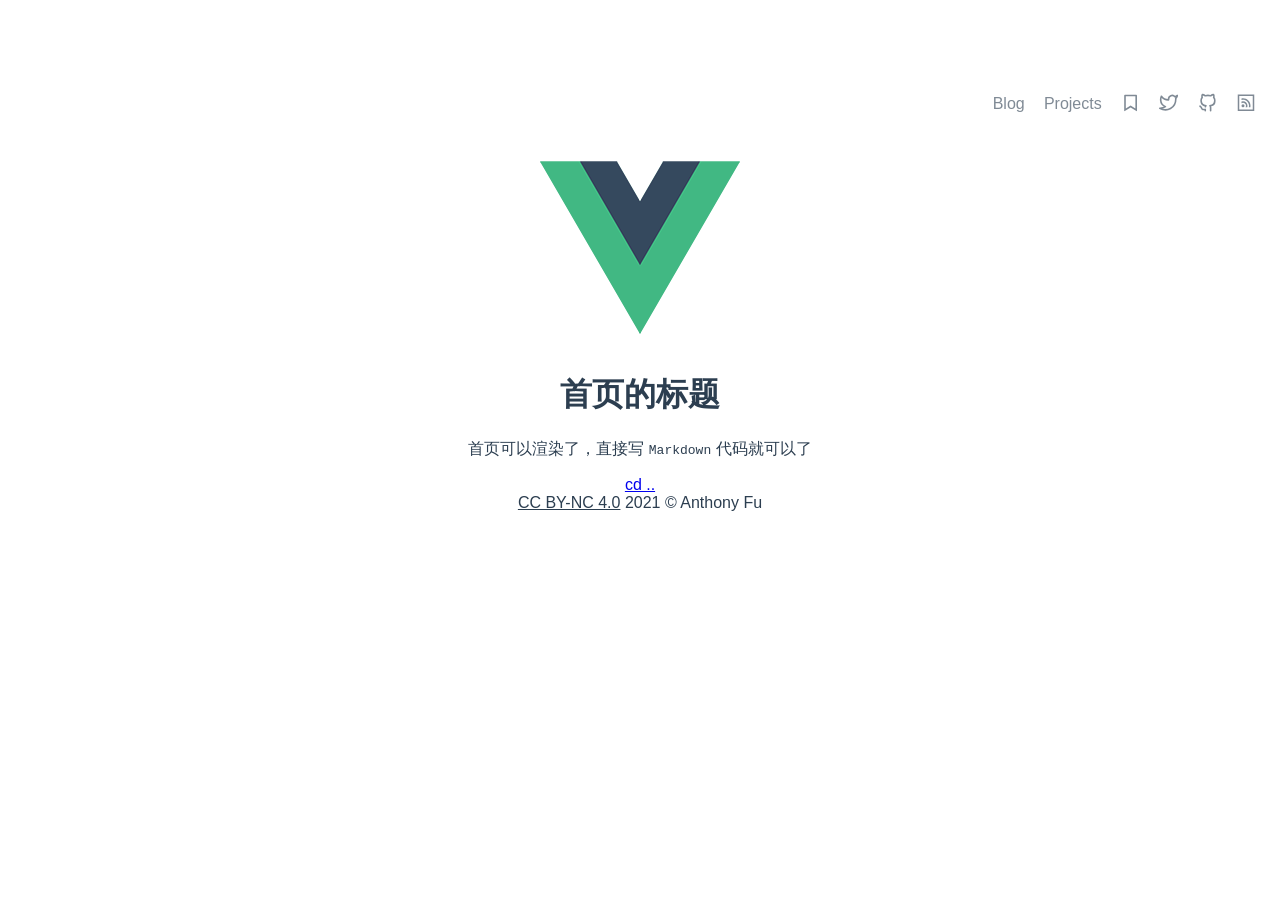
<file: index.html>
<!DOCTYPE html><html lang="en" data-head-attrs=""><head>
    <meta charset="UTF-8">
    <link rel="icon" href="/favicon.ico">
    <meta name="viewport" content="width=device-width, initial-scale=1.0">
    <title>首页的标题</title>
  <script type="module" crossorigin="" src="/assets/app.60d80988.js"></script>
  <link rel="modulepreload" href="/assets/vendor.fbceabe1.js">
  <link rel="stylesheet" href="/assets/app.ee3c4fff.css">
<link rel="modulepreload" crossorigin="" href="/assets/index.aa99dfaa.js"><meta property="og:title" content="首页的标题"><meta name="head:count" content="1"></head>
  <body data-head-attrs="">
    <div id="app" data-server-rendered="true"><!--[--><header class="header" data-v-9fa0331c=""><a aria-current="page" href="/" class="router-link-active router-link-exact-active w-10 h-10 absolute lg:fixed m-6 select-none outline-none" focusable="false" data-v-9fa0331c=""></a><nav class="nav" data-v-9fa0331c=""><div class="spacer" data-v-9fa0331c=""></div><div class="right" data-v-9fa0331c=""><a href="/posts" class="" data-v-9fa0331c=""> Blog </a><a href="/projects" class="" data-v-9fa0331c=""> Projects </a><a href="/bookmarks" title="Bookmarks" class="" data-v-9fa0331c=""><svg xmlns="http://www.w3.org/2000/svg" xmlns:xlink="http://www.w3.org/1999/xlink" width="1.2em" height="1.2em" preserveAspectRatio="xMidYMid meet" viewBox="0 0 24 24" style="vertical-align:middle;transform:translateY(-5%);" data-v-9fa0331c=""><path d="M5 2h14a1 1 0 0 1 1 1v19.143a.5.5 0 0 1-.766.424L12 18.03l-7.234 4.536A.5.5 0 0 1 4 22.143V3a1 1 0 0 1 1-1zm13 2H6v15.432l6-3.761l6 3.761V4z" fill="currentColor"></path></svg></a><a href="https://twitter.com/antfu7" target="_blank" title="Twitter" class="hidden md:block" data-v-9fa0331c=""><svg xmlns="http://www.w3.org/2000/svg" xmlns:xlink="http://www.w3.org/1999/xlink" width="1.2em" height="1.2em" preserveAspectRatio="xMidYMid meet" viewBox="0 0 24 24" style="vertical-align:middle;transform:translateY(-5%);" data-v-9fa0331c=""><g fill="none" stroke="currentColor" stroke-width="2" stroke-linecap="round" stroke-linejoin="round"><path d="M23 3a10.9 10.9 0 0 1-3.14 1.53a4.48 4.48 0 0 0-7.86 3v1A10.66 10.66 0 0 1 3 4s-4 9 5 13a11.64 11.64 0 0 1-7 2c9 5 20 0 20-11.5a4.5 4.5 0 0 0-.08-.83A7.72 7.72 0 0 0 23 3z"></path></g></svg></a><a href="https://github.com/antfu" target="_blank" title="GitHub" class="hidden md:block" data-v-9fa0331c=""><svg xmlns="http://www.w3.org/2000/svg" xmlns:xlink="http://www.w3.org/1999/xlink" width="1.2em" height="1.2em" preserveAspectRatio="xMidYMid meet" viewBox="0 0 24 24" style="vertical-align:middle;transform:translateY(-5%);" data-v-9fa0331c=""><path d="M10.07 20.503a1 1 0 0 0-1.18-.983c-1.31.24-2.963.276-3.402-.958a5.708 5.708 0 0 0-1.837-2.415a1.2 1.2 0 0 1-.167-.11a1 1 0 0 0-.93-.645h-.005a1 1 0 0 0-1 .995c-.004.815.81 1.338 1.141 1.514a4.44 4.44 0 0 1 .924 1.36c.365 1.023 1.423 2.576 4.466 2.376l.003.098l.004.268a1 1 0 0 0 2 0l-.005-.318c-.005-.19-.012-.464-.012-1.182zM20.737 5.377c.032-.125.063-.264.09-.42a6.278 6.278 0 0 0-.408-3.293a1.002 1.002 0 0 0-.615-.58c-.356-.12-1.67-.357-4.184 1.25a13.87 13.87 0 0 0-6.354 0C6.762.75 5.455.966 5.102 1.079a.997.997 0 0 0-.631.584a6.3 6.3 0 0 0-.404 3.357c.025.127.051.246.079.354a6.27 6.27 0 0 0-1.256 3.83a8.422 8.422 0 0 0 .043.921c.334 4.603 3.334 5.984 5.424 6.459a4.591 4.591 0 0 0-.118.4a1 1 0 0 0 1.942.479a1.678 1.678 0 0 1 .468-.878a1 1 0 0 0-.546-1.745c-3.454-.395-4.954-1.802-5.18-4.899a6.61 6.61 0 0 1-.033-.738a4.258 4.258 0 0 1 .92-2.713a3.022 3.022 0 0 1 .195-.231a1 1 0 0 0 .188-1.025a3.388 3.388 0 0 1-.155-.555a4.094 4.094 0 0 1 .079-1.616a7.543 7.543 0 0 1 2.415 1.18a1.009 1.009 0 0 0 .827.133a11.777 11.777 0 0 1 6.173.001a1.005 1.005 0 0 0 .83-.138a7.572 7.572 0 0 1 2.406-1.19a4.04 4.04 0 0 1 .087 1.578a3.205 3.205 0 0 1-.169.607a1 1 0 0 0 .188 1.025c.078.087.155.18.224.268A4.122 4.122 0 0 1 20 9.203a7.039 7.039 0 0 1-.038.777c-.22 3.056-1.725 4.464-5.195 4.86a1 1 0 0 0-.546 1.746a1.63 1.63 0 0 1 .466.908a3.06 3.06 0 0 1 .093.82v2.333c-.01.648-.01 1.133-.01 1.356a1 1 0 1 0 2 0c0-.217 0-.692.01-1.34v-2.35a4.881 4.881 0 0 0-.155-1.311a4.256 4.256 0 0 0-.116-.416a6.513 6.513 0 0 0 5.445-6.424A8.697 8.697 0 0 0 22 9.203a6.13 6.13 0 0 0-1.263-3.826z" fill="currentColor"></path></svg></a><a href="/feed.xml" target="_blank" title="RSS" class="hidden md:block" data-v-9fa0331c=""><svg xmlns="http://www.w3.org/2000/svg" xmlns:xlink="http://www.w3.org/1999/xlink" width="1.2em" height="1.2em" preserveAspectRatio="xMidYMid meet" viewBox="0 0 32 32" style="vertical-align:middle;transform:translateY(-5%);font-size:1.25rem;margin:0 -0.125rem;" data-v-9fa0331c=""><path d="M5 5v22h22V5zm2 2h18v18H7zm5 3c-.684 0-1.355.055-2 .188v2.062a7.86 7.86 0 0 1 2-.25c4.41 0 8 3.59 8 8c0 .691-.086 1.36-.25 2h2.063A9.923 9.923 0 0 0 22 20c0-5.516-4.484-10-10-10zm0 4a5.96 5.96 0 0 0-2 .344v2.219A3.968 3.968 0 0 1 12 16c2.207 0 4 1.793 4 4c0 .73-.219 1.41-.563 2h2.22A5.96 5.96 0 0 0 18 20c0-3.309-2.691-6-6-6zm0 4a1.999 1.999 0 1 0 0 4a1.999 1.999 0 1 0 0-4z" fill="currentColor"></path></svg></a></div></nav></header><img alt="Vue logo" src="/assets/logo.03d6d6da.png"><!--[--><div class="prose m-auto mb-8"><h1 class="mb-0">首页的标题</h1><!----><!----></div><!--[--><div class="prose m-auto"><p>首页可以渲染了，直接写 <code>Markdown</code> 代码就可以了</p></div><!--]--><!----><!--]--><div class="mt-10 mb-6 prose m-auto opacity-50 flex"><span class="text-sm"><a target="_blank" href="https://creativecommons.org/licenses/by-nc/4.0/" style="color:inherit;">CC BY-NC 4.0</a> 2021 © Anthony Fu</span><div class="flex-auto"></div></div><!--]--></div>
    
  

</body></html>
</file>
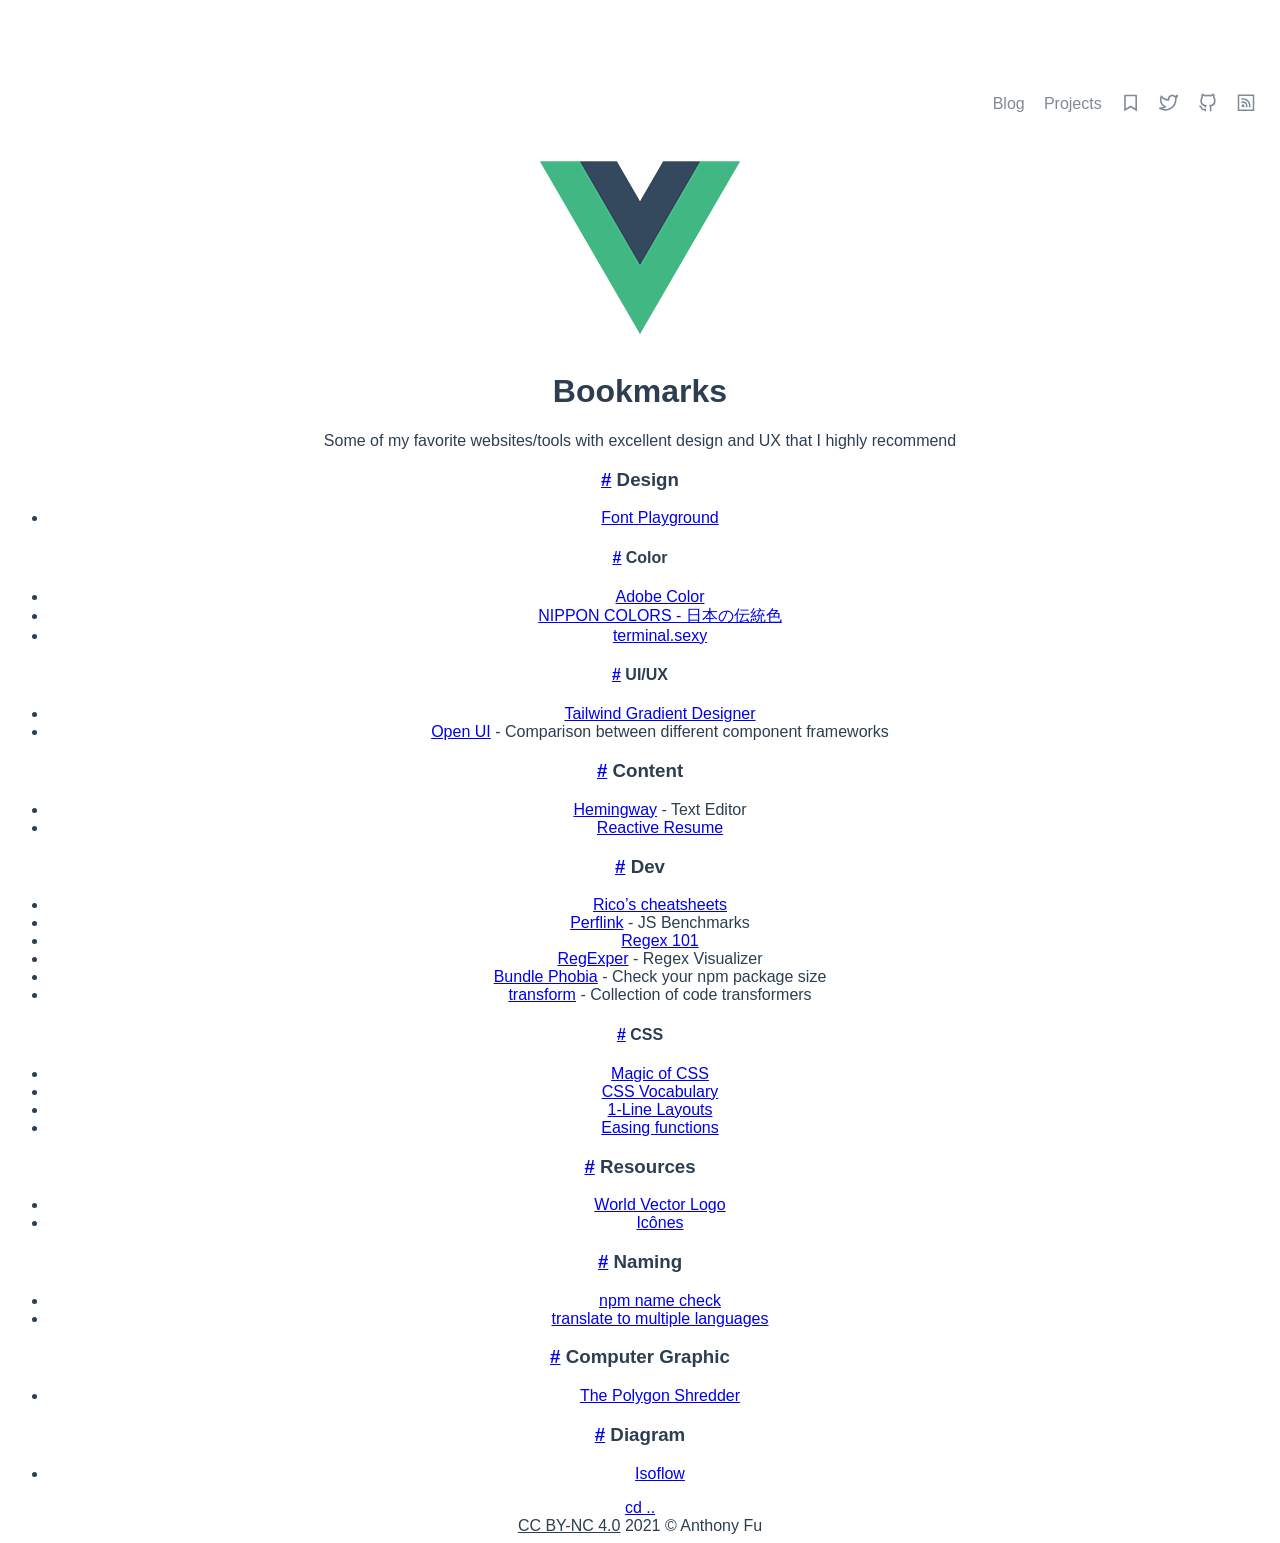
<file: bookmarks.html>
<!DOCTYPE html><html lang="en" data-head-attrs=""><head>
    <meta charset="UTF-8">
    <link rel="icon" href="/favicon.ico">
    <meta name="viewport" content="width=device-width, initial-scale=1.0">
    <title>Bookmarks - Anthony Fu</title>
  <script type="module" crossorigin="" src="/assets/app.60d80988.js"></script>
  <link rel="modulepreload" href="/assets/vendor.fbceabe1.js">
  <link rel="stylesheet" href="/assets/app.ee3c4fff.css">
<link rel="modulepreload" crossorigin="" href="/assets/bookmarks.7ce27c17.js"><meta property="og:title" content="Bookmarks - Anthony Fu"><meta name="head:count" content="1"></head>
  <body data-head-attrs="">
    <div id="app" data-server-rendered="true"><!--[--><header class="header" data-v-9fa0331c=""><a href="/" class="w-10 h-10 absolute lg:fixed m-6 select-none outline-none" focusable="false" data-v-9fa0331c=""></a><nav class="nav" data-v-9fa0331c=""><div class="spacer" data-v-9fa0331c=""></div><div class="right" data-v-9fa0331c=""><a href="/posts" class="" data-v-9fa0331c=""> Blog </a><a href="/projects" class="" data-v-9fa0331c=""> Projects </a><a aria-current="page" href="/bookmarks" title="Bookmarks" class="router-link-active router-link-exact-active" data-v-9fa0331c=""><svg xmlns="http://www.w3.org/2000/svg" xmlns:xlink="http://www.w3.org/1999/xlink" width="1.2em" height="1.2em" preserveAspectRatio="xMidYMid meet" viewBox="0 0 24 24" style="vertical-align:middle;transform:translateY(-5%);" data-v-9fa0331c=""><path d="M5 2h14a1 1 0 0 1 1 1v19.143a.5.5 0 0 1-.766.424L12 18.03l-7.234 4.536A.5.5 0 0 1 4 22.143V3a1 1 0 0 1 1-1zm13 2H6v15.432l6-3.761l6 3.761V4z" fill="currentColor"></path></svg></a><a href="https://twitter.com/antfu7" target="_blank" title="Twitter" class="hidden md:block" data-v-9fa0331c=""><svg xmlns="http://www.w3.org/2000/svg" xmlns:xlink="http://www.w3.org/1999/xlink" width="1.2em" height="1.2em" preserveAspectRatio="xMidYMid meet" viewBox="0 0 24 24" style="vertical-align:middle;transform:translateY(-5%);" data-v-9fa0331c=""><g fill="none" stroke="currentColor" stroke-width="2" stroke-linecap="round" stroke-linejoin="round"><path d="M23 3a10.9 10.9 0 0 1-3.14 1.53a4.48 4.48 0 0 0-7.86 3v1A10.66 10.66 0 0 1 3 4s-4 9 5 13a11.64 11.64 0 0 1-7 2c9 5 20 0 20-11.5a4.5 4.5 0 0 0-.08-.83A7.72 7.72 0 0 0 23 3z"></path></g></svg></a><a href="https://github.com/antfu" target="_blank" title="GitHub" class="hidden md:block" data-v-9fa0331c=""><svg xmlns="http://www.w3.org/2000/svg" xmlns:xlink="http://www.w3.org/1999/xlink" width="1.2em" height="1.2em" preserveAspectRatio="xMidYMid meet" viewBox="0 0 24 24" style="vertical-align:middle;transform:translateY(-5%);" data-v-9fa0331c=""><path d="M10.07 20.503a1 1 0 0 0-1.18-.983c-1.31.24-2.963.276-3.402-.958a5.708 5.708 0 0 0-1.837-2.415a1.2 1.2 0 0 1-.167-.11a1 1 0 0 0-.93-.645h-.005a1 1 0 0 0-1 .995c-.004.815.81 1.338 1.141 1.514a4.44 4.44 0 0 1 .924 1.36c.365 1.023 1.423 2.576 4.466 2.376l.003.098l.004.268a1 1 0 0 0 2 0l-.005-.318c-.005-.19-.012-.464-.012-1.182zM20.737 5.377c.032-.125.063-.264.09-.42a6.278 6.278 0 0 0-.408-3.293a1.002 1.002 0 0 0-.615-.58c-.356-.12-1.67-.357-4.184 1.25a13.87 13.87 0 0 0-6.354 0C6.762.75 5.455.966 5.102 1.079a.997.997 0 0 0-.631.584a6.3 6.3 0 0 0-.404 3.357c.025.127.051.246.079.354a6.27 6.27 0 0 0-1.256 3.83a8.422 8.422 0 0 0 .043.921c.334 4.603 3.334 5.984 5.424 6.459a4.591 4.591 0 0 0-.118.4a1 1 0 0 0 1.942.479a1.678 1.678 0 0 1 .468-.878a1 1 0 0 0-.546-1.745c-3.454-.395-4.954-1.802-5.18-4.899a6.61 6.61 0 0 1-.033-.738a4.258 4.258 0 0 1 .92-2.713a3.022 3.022 0 0 1 .195-.231a1 1 0 0 0 .188-1.025a3.388 3.388 0 0 1-.155-.555a4.094 4.094 0 0 1 .079-1.616a7.543 7.543 0 0 1 2.415 1.18a1.009 1.009 0 0 0 .827.133a11.777 11.777 0 0 1 6.173.001a1.005 1.005 0 0 0 .83-.138a7.572 7.572 0 0 1 2.406-1.19a4.04 4.04 0 0 1 .087 1.578a3.205 3.205 0 0 1-.169.607a1 1 0 0 0 .188 1.025c.078.087.155.18.224.268A4.122 4.122 0 0 1 20 9.203a7.039 7.039 0 0 1-.038.777c-.22 3.056-1.725 4.464-5.195 4.86a1 1 0 0 0-.546 1.746a1.63 1.63 0 0 1 .466.908a3.06 3.06 0 0 1 .093.82v2.333c-.01.648-.01 1.133-.01 1.356a1 1 0 1 0 2 0c0-.217 0-.692.01-1.34v-2.35a4.881 4.881 0 0 0-.155-1.311a4.256 4.256 0 0 0-.116-.416a6.513 6.513 0 0 0 5.445-6.424A8.697 8.697 0 0 0 22 9.203a6.13 6.13 0 0 0-1.263-3.826z" fill="currentColor"></path></svg></a><a href="/feed.xml" target="_blank" title="RSS" class="hidden md:block" data-v-9fa0331c=""><svg xmlns="http://www.w3.org/2000/svg" xmlns:xlink="http://www.w3.org/1999/xlink" width="1.2em" height="1.2em" preserveAspectRatio="xMidYMid meet" viewBox="0 0 32 32" style="vertical-align:middle;transform:translateY(-5%);font-size:1.25rem;margin:0 -0.125rem;" data-v-9fa0331c=""><path d="M5 5v22h22V5zm2 2h18v18H7zm5 3c-.684 0-1.355.055-2 .188v2.062a7.86 7.86 0 0 1 2-.25c4.41 0 8 3.59 8 8c0 .691-.086 1.36-.25 2h2.063A9.923 9.923 0 0 0 22 20c0-5.516-4.484-10-10-10zm0 4a5.96 5.96 0 0 0-2 .344v2.219A3.968 3.968 0 0 1 12 16c2.207 0 4 1.793 4 4c0 .73-.219 1.41-.563 2h2.22A5.96 5.96 0 0 0 18 20c0-3.309-2.691-6-6-6zm0 4a1.999 1.999 0 1 0 0 4a1.999 1.999 0 1 0 0-4z" fill="currentColor"></path></svg></a></div></nav></header><img alt="Vue logo" src="/assets/logo.03d6d6da.png"><!--[--><div class="prose m-auto mb-8"><h1 class="mb-0">Bookmarks</h1><!----><p class="opacity-50 mt-1 italic">Some of my favorite websites/tools with excellent design and UX that I highly recommend</p></div><!--[--><div class="prose m-auto"><h3 id="design"><a class="header-anchor" href="#design" aria-hidden="true">#</a> Design</h3><ul><li><a href="https://play.typedetail.com/">Font Playground</a></li></ul><h4 id="color"><a class="header-anchor" href="#color" aria-hidden="true">#</a> Color</h4><ul><li><a href="https://color.adobe.com/">Adobe Color</a></li><li><a href="https://nipponcolors.com/">NIPPON COLORS - 日本の伝統色</a></li><li><a href="https://terminal.sexy/">terminal.sexy</a></li></ul><h4 id="ui-ux"><a class="header-anchor" href="#ui-ux" aria-hidden="true">#</a> UI/UX</h4><ul><li><a href="https://tailwind-gradient-designer.csspost.com/">Tailwind Gradient Designer</a></li><li><a href="https://open-ui.org/">Open UI</a> - Comparison between different component frameworks</li></ul><h3 id="content"><a class="header-anchor" href="#content" aria-hidden="true">#</a> Content</h3><ul><li><a href="http://www.hemingwayapp.com/">Hemingway</a> - Text Editor</li><li><a href="https://rxresu.me/">Reactive Resume</a></li></ul><h3 id="dev"><a class="header-anchor" href="#dev" aria-hidden="true">#</a> Dev</h3><ul><li><a href="https://devhints.io/">Rico’s cheatsheets</a></li><li><a href="https://perf.link/">Perflink</a> - JS Benchmarks</li><li><a href="https://regex101.com/">Regex 101</a></li><li><a href="https://regexper.com/">RegExper</a> - Regex Visualizer</li><li><a href="https://bundlephobia.com/">Bundle Phobia</a> - Check your npm package size</li><li><a href="https://transform.tools/">transform</a> - Collection of code transformers</li></ul><h4 id="css"><a class="header-anchor" href="#css" aria-hidden="true">#</a> CSS</h4><ul><li><a href="https://adamschwartz.co/magic-of-css/">Magic of CSS</a></li><li><a href="http://apps.workflower.fi/vocabs/css/en">CSS Vocabulary</a></li><li><a href="http://1linelayouts.glitch.me/">1-Line Layouts</a></li><li><a href="https://easings.net/">Easing functions</a></li></ul><h3 id="resources"><a class="header-anchor" href="#resources" aria-hidden="true">#</a> Resources</h3><ul><li><a href="https://worldvectorlogo.com/">World Vector Logo</a></li><li><a href="http://icones.js.org/">Icônes</a></li></ul><h3 id="naming"><a class="header-anchor" href="#naming" aria-hidden="true">#</a> Naming</h3><ul><li><a href="https://remarkablemark.org/npm-package-name-checker/">npm name check</a></li><li><a href="https://smodin.me/translate-one-text-into-multiple-languages">translate to multiple languages</a></li></ul><h3 id="computer-graphic"><a class="header-anchor" href="#computer-graphic" aria-hidden="true">#</a> Computer Graphic</h3><ul><li><a href="https://www.clicktorelease.com/code/polygon-shredder/">The Polygon Shredder</a></li></ul><h3 id="diagram"><a class="header-anchor" href="#diagram" aria-hidden="true">#</a> Diagram</h3><ul><li><a href="https://isoflow.io/">Isoflow</a></li></ul></div><!--]--><div class="prose m-auto mt-8 mb-8"><a href="/" class="font-mono no-underline opacity-50 hover:opacity-75"> cd .. </a></div><!--]--><div class="mt-10 mb-6 prose m-auto opacity-50 flex"><span class="text-sm"><a target="_blank" href="https://creativecommons.org/licenses/by-nc/4.0/" style="color:inherit;">CC BY-NC 4.0</a> 2021 © Anthony Fu</span><div class="flex-auto"></div></div><!--]--></div>
    
  

</body></html>
</file>
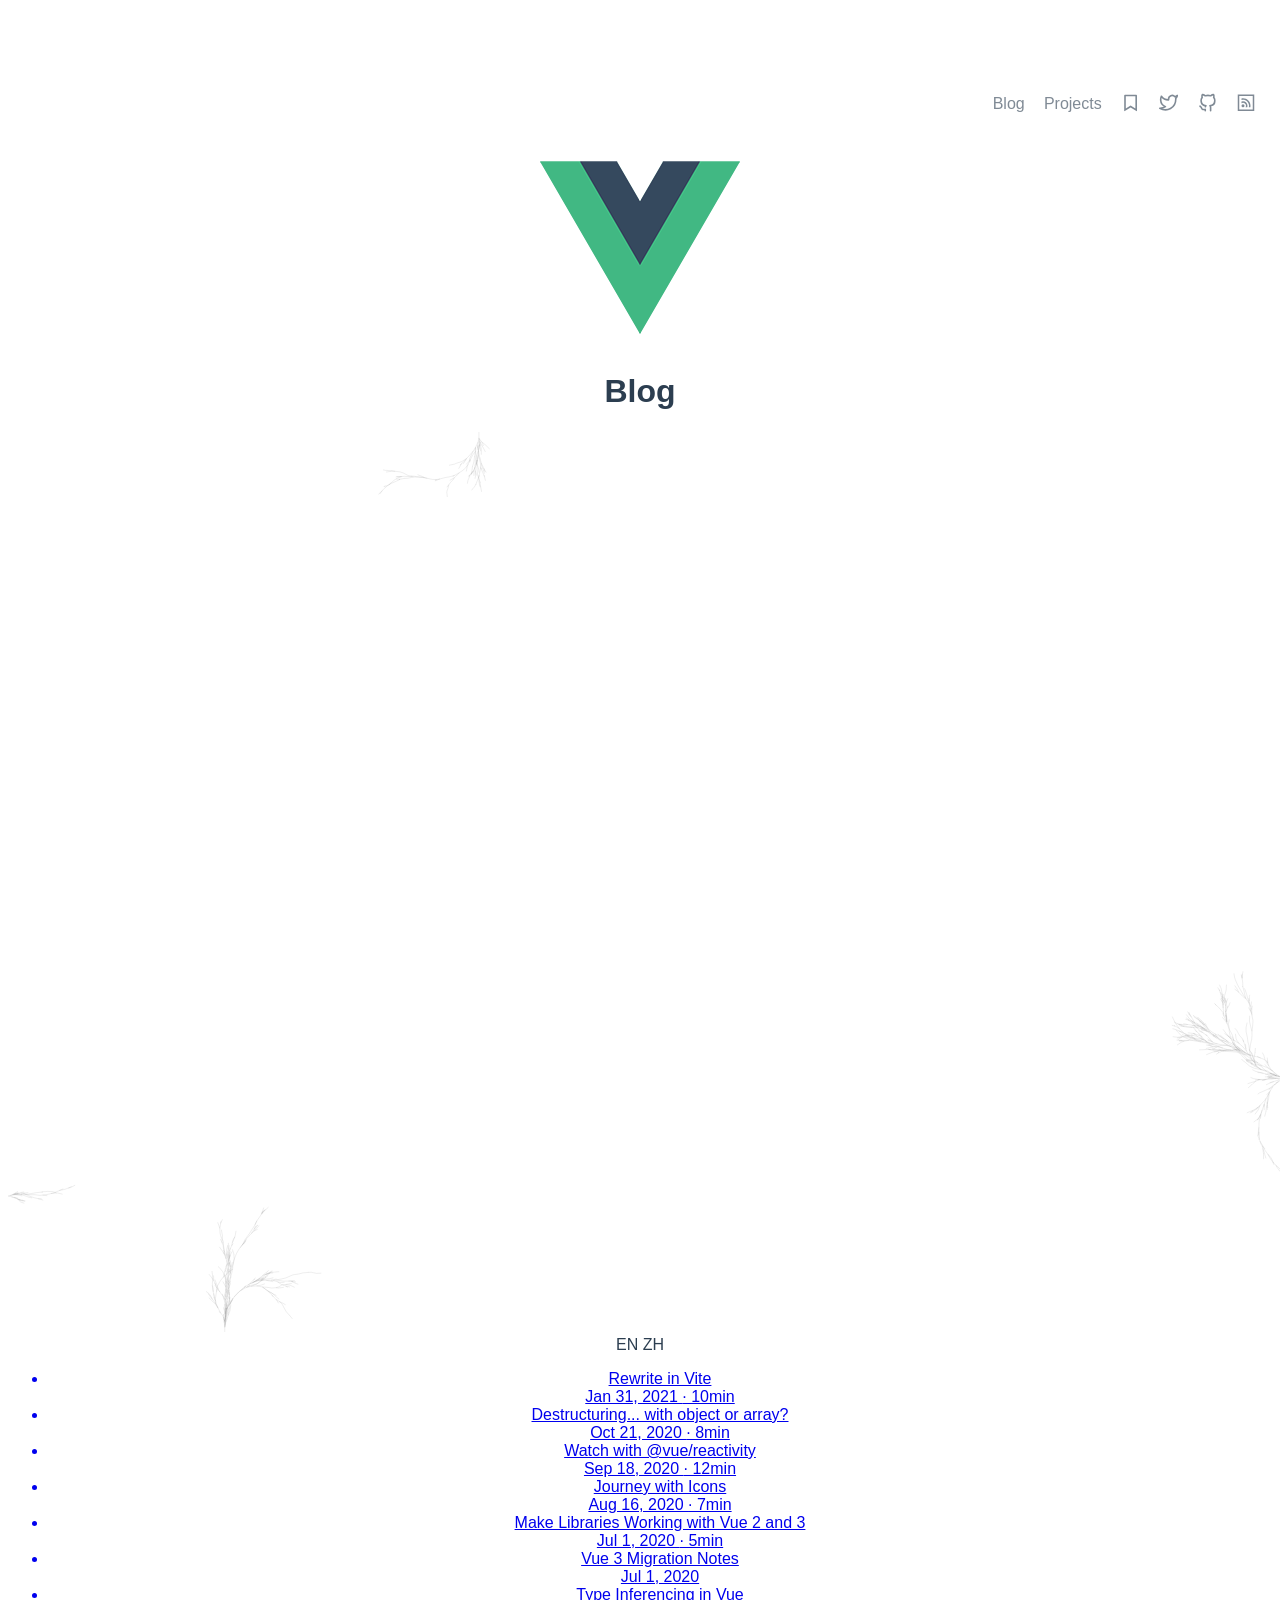
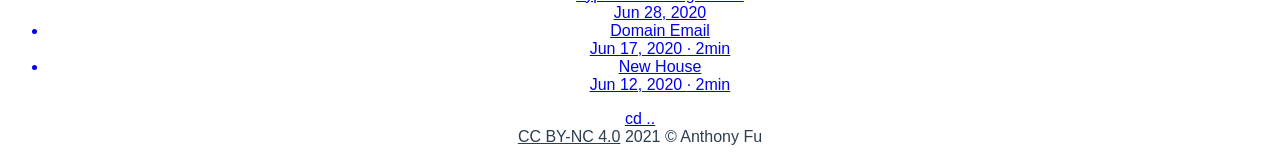
<file: posts.html>
<!DOCTYPE html><html lang="en" data-head-attrs=""><head>
    <meta charset="UTF-8">
    <link rel="icon" href="/favicon.ico">
    <meta name="viewport" content="width=device-width, initial-scale=1.0">
    <title>Blog - Anthony Fu</title>
  <script type="module" crossorigin="" src="/assets/app.60d80988.js"></script>
  <link rel="modulepreload" href="/assets/vendor.fbceabe1.js">
  <link rel="stylesheet" href="/assets/app.ee3c4fff.css">
<link rel="modulepreload" crossorigin="" href="/assets/index.21eb4ecc.js"><meta property="og:title" content="Blog - Anthony Fu"><meta name="head:count" content="1"></head>
  <body data-head-attrs="">
    <div id="app" data-server-rendered="true"><!--[--><header class="header" data-v-9fa0331c=""><a href="/" class="w-10 h-10 absolute lg:fixed m-6 select-none outline-none" focusable="false" data-v-9fa0331c=""></a><nav class="nav" data-v-9fa0331c=""><div class="spacer" data-v-9fa0331c=""></div><div class="right" data-v-9fa0331c=""><a aria-current="page" href="/posts" class="router-link-active router-link-exact-active" data-v-9fa0331c=""> Blog </a><a href="/projects" class="" data-v-9fa0331c=""> Projects </a><a href="/bookmarks" title="Bookmarks" class="" data-v-9fa0331c=""><svg xmlns="http://www.w3.org/2000/svg" xmlns:xlink="http://www.w3.org/1999/xlink" width="1.2em" height="1.2em" preserveAspectRatio="xMidYMid meet" viewBox="0 0 24 24" style="vertical-align:middle;transform:translateY(-5%);" data-v-9fa0331c=""><path d="M5 2h14a1 1 0 0 1 1 1v19.143a.5.5 0 0 1-.766.424L12 18.03l-7.234 4.536A.5.5 0 0 1 4 22.143V3a1 1 0 0 1 1-1zm13 2H6v15.432l6-3.761l6 3.761V4z" fill="currentColor"></path></svg></a><a href="https://twitter.com/antfu7" target="_blank" title="Twitter" class="hidden md:block" data-v-9fa0331c=""><svg xmlns="http://www.w3.org/2000/svg" xmlns:xlink="http://www.w3.org/1999/xlink" width="1.2em" height="1.2em" preserveAspectRatio="xMidYMid meet" viewBox="0 0 24 24" style="vertical-align:middle;transform:translateY(-5%);" data-v-9fa0331c=""><g fill="none" stroke="currentColor" stroke-width="2" stroke-linecap="round" stroke-linejoin="round"><path d="M23 3a10.9 10.9 0 0 1-3.14 1.53a4.48 4.48 0 0 0-7.86 3v1A10.66 10.66 0 0 1 3 4s-4 9 5 13a11.64 11.64 0 0 1-7 2c9 5 20 0 20-11.5a4.5 4.5 0 0 0-.08-.83A7.72 7.72 0 0 0 23 3z"></path></g></svg></a><a href="https://github.com/antfu" target="_blank" title="GitHub" class="hidden md:block" data-v-9fa0331c=""><svg xmlns="http://www.w3.org/2000/svg" xmlns:xlink="http://www.w3.org/1999/xlink" width="1.2em" height="1.2em" preserveAspectRatio="xMidYMid meet" viewBox="0 0 24 24" style="vertical-align:middle;transform:translateY(-5%);" data-v-9fa0331c=""><path d="M10.07 20.503a1 1 0 0 0-1.18-.983c-1.31.24-2.963.276-3.402-.958a5.708 5.708 0 0 0-1.837-2.415a1.2 1.2 0 0 1-.167-.11a1 1 0 0 0-.93-.645h-.005a1 1 0 0 0-1 .995c-.004.815.81 1.338 1.141 1.514a4.44 4.44 0 0 1 .924 1.36c.365 1.023 1.423 2.576 4.466 2.376l.003.098l.004.268a1 1 0 0 0 2 0l-.005-.318c-.005-.19-.012-.464-.012-1.182zM20.737 5.377c.032-.125.063-.264.09-.42a6.278 6.278 0 0 0-.408-3.293a1.002 1.002 0 0 0-.615-.58c-.356-.12-1.67-.357-4.184 1.25a13.87 13.87 0 0 0-6.354 0C6.762.75 5.455.966 5.102 1.079a.997.997 0 0 0-.631.584a6.3 6.3 0 0 0-.404 3.357c.025.127.051.246.079.354a6.27 6.27 0 0 0-1.256 3.83a8.422 8.422 0 0 0 .043.921c.334 4.603 3.334 5.984 5.424 6.459a4.591 4.591 0 0 0-.118.4a1 1 0 0 0 1.942.479a1.678 1.678 0 0 1 .468-.878a1 1 0 0 0-.546-1.745c-3.454-.395-4.954-1.802-5.18-4.899a6.61 6.61 0 0 1-.033-.738a4.258 4.258 0 0 1 .92-2.713a3.022 3.022 0 0 1 .195-.231a1 1 0 0 0 .188-1.025a3.388 3.388 0 0 1-.155-.555a4.094 4.094 0 0 1 .079-1.616a7.543 7.543 0 0 1 2.415 1.18a1.009 1.009 0 0 0 .827.133a11.777 11.777 0 0 1 6.173.001a1.005 1.005 0 0 0 .83-.138a7.572 7.572 0 0 1 2.406-1.19a4.04 4.04 0 0 1 .087 1.578a3.205 3.205 0 0 1-.169.607a1 1 0 0 0 .188 1.025c.078.087.155.18.224.268A4.122 4.122 0 0 1 20 9.203a7.039 7.039 0 0 1-.038.777c-.22 3.056-1.725 4.464-5.195 4.86a1 1 0 0 0-.546 1.746a1.63 1.63 0 0 1 .466.908a3.06 3.06 0 0 1 .093.82v2.333c-.01.648-.01 1.133-.01 1.356a1 1 0 1 0 2 0c0-.217 0-.692.01-1.34v-2.35a4.881 4.881 0 0 0-.155-1.311a4.256 4.256 0 0 0-.116-.416a6.513 6.513 0 0 0 5.445-6.424A8.697 8.697 0 0 0 22 9.203a6.13 6.13 0 0 0-1.263-3.826z" fill="currentColor"></path></svg></a><a href="/feed.xml" target="_blank" title="RSS" class="hidden md:block" data-v-9fa0331c=""><svg xmlns="http://www.w3.org/2000/svg" xmlns:xlink="http://www.w3.org/1999/xlink" width="1.2em" height="1.2em" preserveAspectRatio="xMidYMid meet" viewBox="0 0 32 32" style="vertical-align:middle;transform:translateY(-5%);font-size:1.25rem;margin:0 -0.125rem;" data-v-9fa0331c=""><path d="M5 5v22h22V5zm2 2h18v18H7zm5 3c-.684 0-1.355.055-2 .188v2.062a7.86 7.86 0 0 1 2-.25c4.41 0 8 3.59 8 8c0 .691-.086 1.36-.25 2h2.063A9.923 9.923 0 0 0 22 20c0-5.516-4.484-10-10-10zm0 4a5.96 5.96 0 0 0-2 .344v2.219A3.968 3.968 0 0 1 12 16c2.207 0 4 1.793 4 4c0 .73-.219 1.41-.563 2h2.22A5.96 5.96 0 0 0 18 20c0-3.309-2.691-6-6-6zm0 4a1.999 1.999 0 1 0 0 4a1.999 1.999 0 1 0 0-4z" fill="currentColor"></path></svg></a></div></nav></header><img alt="Vue logo" src="/assets/logo.03d6d6da.png"><!--[--><div class="prose m-auto mb-8"><h1 class="mb-0">Blog</h1><!----><!----></div><!--[--><div class="prose m-auto"><!----><!--[--><div class="lang"><span class="opacity-100 opacity-50 mr-2 cursor-default text-normal"> EN </span><span class="opacity-50 mr-2 cursor-default text-normal"> ZH </span></div><ul><!--[--><a href="/posts/rewrite-in-vite" class="item block font-normal mb-6 mt-2 no-underline"><li class="no-underline"><div class="title text-lg">Rewrite in Vite</div><div class="time opacity-50 text-sm -mt-1">Jan 31, 2021 <span>· 10min</span></div></li></a><a href="/posts/destructuring-with-object-or-array" class="item block font-normal mb-6 mt-2 no-underline"><li class="no-underline"><div class="title text-lg">Destructuring... with object or array?</div><div class="time opacity-50 text-sm -mt-1">Oct 21, 2020 <span>· 8min</span></div></li></a><a href="/posts/watch-with-reactivity" class="item block font-normal mb-6 mt-2 no-underline"><li class="no-underline"><div class="title text-lg">Watch with @vue/reactivity</div><div class="time opacity-50 text-sm -mt-1">Sep 18, 2020 <span>· 12min</span></div></li></a><a href="/posts/journey-with-icons" class="item block font-normal mb-6 mt-2 no-underline"><li class="no-underline"><div class="title text-lg">Journey with Icons</div><div class="time opacity-50 text-sm -mt-1">Aug 16, 2020 <span>· 7min</span></div></li></a><a href="/posts/make-libraries-working-with-vue-2-and-3" class="item block font-normal mb-6 mt-2 no-underline"><li class="no-underline"><div class="title text-lg">Make Libraries Working with Vue 2 and 3</div><div class="time opacity-50 text-sm -mt-1">Jul 1, 2020 <span>· 5min</span></div></li></a><a href="/posts/vue-3-notes" class="item block font-normal mb-6 mt-2 no-underline"><li class="no-underline"><div class="title text-lg">Vue 3 Migration Notes</div><div class="time opacity-50 text-sm -mt-1">Jul 1, 2020 <!----></div></li></a><a href="/posts/type-inferencing-in-vue" class="item block font-normal mb-6 mt-2 no-underline"><li class="no-underline"><div class="title text-lg">Type Inferencing in Vue</div><div class="time opacity-50 text-sm -mt-1">Jun 28, 2020 <!----></div></li></a><a href="/posts/domain-email" class="item block font-normal mb-6 mt-2 no-underline"><li class="no-underline"><div class="title text-lg">Domain Email</div><div class="time opacity-50 text-sm -mt-1">Jun 17, 2020 <span>· 2min</span></div></li></a><a href="/posts/new-house" class="item block font-normal mb-6 mt-2 no-underline"><li class="no-underline"><div class="title text-lg">New House</div><div class="time opacity-50 text-sm -mt-1">Jun 12, 2020 <span>· 2min</span></div></li></a><!--]--></ul><!--]--></div><!--]--><div class="prose m-auto mt-8 mb-8"><a href="/" class="font-mono no-underline opacity-50 hover:opacity-75"> cd .. </a></div><!--]--><div class="mt-10 mb-6 prose m-auto opacity-50 flex"><span class="text-sm"><a target="_blank" href="https://creativecommons.org/licenses/by-nc/4.0/" style="color:inherit;">CC BY-NC 4.0</a> 2021 © Anthony Fu</span><div class="flex-auto"></div></div><!--]--></div>
    
  

</body></html>
</file>
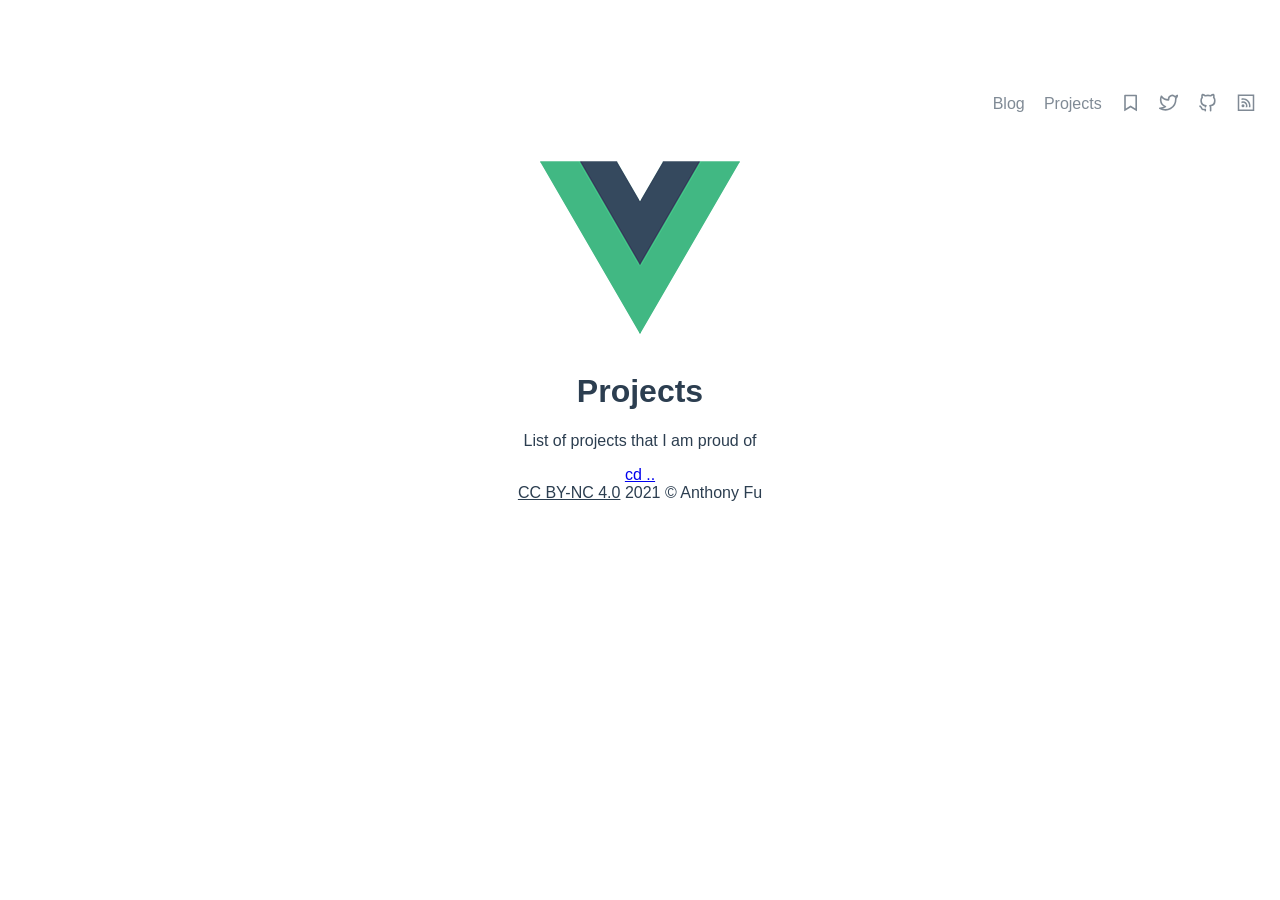
<file: projects.html>
<!DOCTYPE html><html lang="en" data-head-attrs=""><head>
    <meta charset="UTF-8">
    <link rel="icon" href="/favicon.ico">
    <meta name="viewport" content="width=device-width, initial-scale=1.0">
    <title>Projects - Anthony Fu</title>
  <script type="module" crossorigin="" src="/assets/app.60d80988.js"></script>
  <link rel="modulepreload" href="/assets/vendor.fbceabe1.js">
  <link rel="stylesheet" href="/assets/app.ee3c4fff.css">
<link rel="modulepreload" crossorigin="" href="/assets/projects.e5e10de4.js"><meta property="og:title" content="Projects - Anthony Fu"><meta property="og:description" content="List of projects that I am proud of"><meta name="description" content="List of projects that I am proud of"><meta name="head:count" content="3"></head>
  <body data-head-attrs="">
    <div id="app" data-server-rendered="true"><!--[--><header class="header" data-v-9fa0331c=""><a href="/" class="w-10 h-10 absolute lg:fixed m-6 select-none outline-none" focusable="false" data-v-9fa0331c=""></a><nav class="nav" data-v-9fa0331c=""><div class="spacer" data-v-9fa0331c=""></div><div class="right" data-v-9fa0331c=""><a href="/posts" class="" data-v-9fa0331c=""> Blog </a><a aria-current="page" href="/projects" class="router-link-active router-link-exact-active" data-v-9fa0331c=""> Projects </a><a href="/bookmarks" title="Bookmarks" class="" data-v-9fa0331c=""><svg xmlns="http://www.w3.org/2000/svg" xmlns:xlink="http://www.w3.org/1999/xlink" width="1.2em" height="1.2em" preserveAspectRatio="xMidYMid meet" viewBox="0 0 24 24" style="vertical-align:middle;transform:translateY(-5%);" data-v-9fa0331c=""><path d="M5 2h14a1 1 0 0 1 1 1v19.143a.5.5 0 0 1-.766.424L12 18.03l-7.234 4.536A.5.5 0 0 1 4 22.143V3a1 1 0 0 1 1-1zm13 2H6v15.432l6-3.761l6 3.761V4z" fill="currentColor"></path></svg></a><a href="https://twitter.com/antfu7" target="_blank" title="Twitter" class="hidden md:block" data-v-9fa0331c=""><svg xmlns="http://www.w3.org/2000/svg" xmlns:xlink="http://www.w3.org/1999/xlink" width="1.2em" height="1.2em" preserveAspectRatio="xMidYMid meet" viewBox="0 0 24 24" style="vertical-align:middle;transform:translateY(-5%);" data-v-9fa0331c=""><g fill="none" stroke="currentColor" stroke-width="2" stroke-linecap="round" stroke-linejoin="round"><path d="M23 3a10.9 10.9 0 0 1-3.14 1.53a4.48 4.48 0 0 0-7.86 3v1A10.66 10.66 0 0 1 3 4s-4 9 5 13a11.64 11.64 0 0 1-7 2c9 5 20 0 20-11.5a4.5 4.5 0 0 0-.08-.83A7.72 7.72 0 0 0 23 3z"></path></g></svg></a><a href="https://github.com/antfu" target="_blank" title="GitHub" class="hidden md:block" data-v-9fa0331c=""><svg xmlns="http://www.w3.org/2000/svg" xmlns:xlink="http://www.w3.org/1999/xlink" width="1.2em" height="1.2em" preserveAspectRatio="xMidYMid meet" viewBox="0 0 24 24" style="vertical-align:middle;transform:translateY(-5%);" data-v-9fa0331c=""><path d="M10.07 20.503a1 1 0 0 0-1.18-.983c-1.31.24-2.963.276-3.402-.958a5.708 5.708 0 0 0-1.837-2.415a1.2 1.2 0 0 1-.167-.11a1 1 0 0 0-.93-.645h-.005a1 1 0 0 0-1 .995c-.004.815.81 1.338 1.141 1.514a4.44 4.44 0 0 1 .924 1.36c.365 1.023 1.423 2.576 4.466 2.376l.003.098l.004.268a1 1 0 0 0 2 0l-.005-.318c-.005-.19-.012-.464-.012-1.182zM20.737 5.377c.032-.125.063-.264.09-.42a6.278 6.278 0 0 0-.408-3.293a1.002 1.002 0 0 0-.615-.58c-.356-.12-1.67-.357-4.184 1.25a13.87 13.87 0 0 0-6.354 0C6.762.75 5.455.966 5.102 1.079a.997.997 0 0 0-.631.584a6.3 6.3 0 0 0-.404 3.357c.025.127.051.246.079.354a6.27 6.27 0 0 0-1.256 3.83a8.422 8.422 0 0 0 .043.921c.334 4.603 3.334 5.984 5.424 6.459a4.591 4.591 0 0 0-.118.4a1 1 0 0 0 1.942.479a1.678 1.678 0 0 1 .468-.878a1 1 0 0 0-.546-1.745c-3.454-.395-4.954-1.802-5.18-4.899a6.61 6.61 0 0 1-.033-.738a4.258 4.258 0 0 1 .92-2.713a3.022 3.022 0 0 1 .195-.231a1 1 0 0 0 .188-1.025a3.388 3.388 0 0 1-.155-.555a4.094 4.094 0 0 1 .079-1.616a7.543 7.543 0 0 1 2.415 1.18a1.009 1.009 0 0 0 .827.133a11.777 11.777 0 0 1 6.173.001a1.005 1.005 0 0 0 .83-.138a7.572 7.572 0 0 1 2.406-1.19a4.04 4.04 0 0 1 .087 1.578a3.205 3.205 0 0 1-.169.607a1 1 0 0 0 .188 1.025c.078.087.155.18.224.268A4.122 4.122 0 0 1 20 9.203a7.039 7.039 0 0 1-.038.777c-.22 3.056-1.725 4.464-5.195 4.86a1 1 0 0 0-.546 1.746a1.63 1.63 0 0 1 .466.908a3.06 3.06 0 0 1 .093.82v2.333c-.01.648-.01 1.133-.01 1.356a1 1 0 1 0 2 0c0-.217 0-.692.01-1.34v-2.35a4.881 4.881 0 0 0-.155-1.311a4.256 4.256 0 0 0-.116-.416a6.513 6.513 0 0 0 5.445-6.424A8.697 8.697 0 0 0 22 9.203a6.13 6.13 0 0 0-1.263-3.826z" fill="currentColor"></path></svg></a><a href="/feed.xml" target="_blank" title="RSS" class="hidden md:block" data-v-9fa0331c=""><svg xmlns="http://www.w3.org/2000/svg" xmlns:xlink="http://www.w3.org/1999/xlink" width="1.2em" height="1.2em" preserveAspectRatio="xMidYMid meet" viewBox="0 0 32 32" style="vertical-align:middle;transform:translateY(-5%);font-size:1.25rem;margin:0 -0.125rem;" data-v-9fa0331c=""><path d="M5 5v22h22V5zm2 2h18v18H7zm5 3c-.684 0-1.355.055-2 .188v2.062a7.86 7.86 0 0 1 2-.25c4.41 0 8 3.59 8 8c0 .691-.086 1.36-.25 2h2.063A9.923 9.923 0 0 0 22 20c0-5.516-4.484-10-10-10zm0 4a5.96 5.96 0 0 0-2 .344v2.219A3.968 3.968 0 0 1 12 16c2.207 0 4 1.793 4 4c0 .73-.219 1.41-.563 2h2.22A5.96 5.96 0 0 0 18 20c0-3.309-2.691-6-6-6zm0 4a1.999 1.999 0 1 0 0 4a1.999 1.999 0 1 0 0-4z" fill="currentColor"></path></svg></a></div></nav></header><img alt="Vue logo" src="/assets/logo.03d6d6da.png"><!--[--><div class="prose m-auto mb-8"><h1 class="mb-0">Projects</h1><!----><p class="opacity-50 mt-1 italic">List of projects that I am proud of</p></div><!--[--><div class="prose m-auto"></div><!--]--><div class="prose m-auto mt-8 mb-8"><a href="/" class="font-mono no-underline opacity-50 hover:opacity-75"> cd .. </a></div><!--]--><div class="mt-10 mb-6 prose m-auto opacity-50 flex"><span class="text-sm"><a target="_blank" href="https://creativecommons.org/licenses/by-nc/4.0/" style="color:inherit;">CC BY-NC 4.0</a> 2021 © Anthony Fu</span><div class="flex-auto"></div></div><!--]--></div>
    
  

</body></html>
</file>
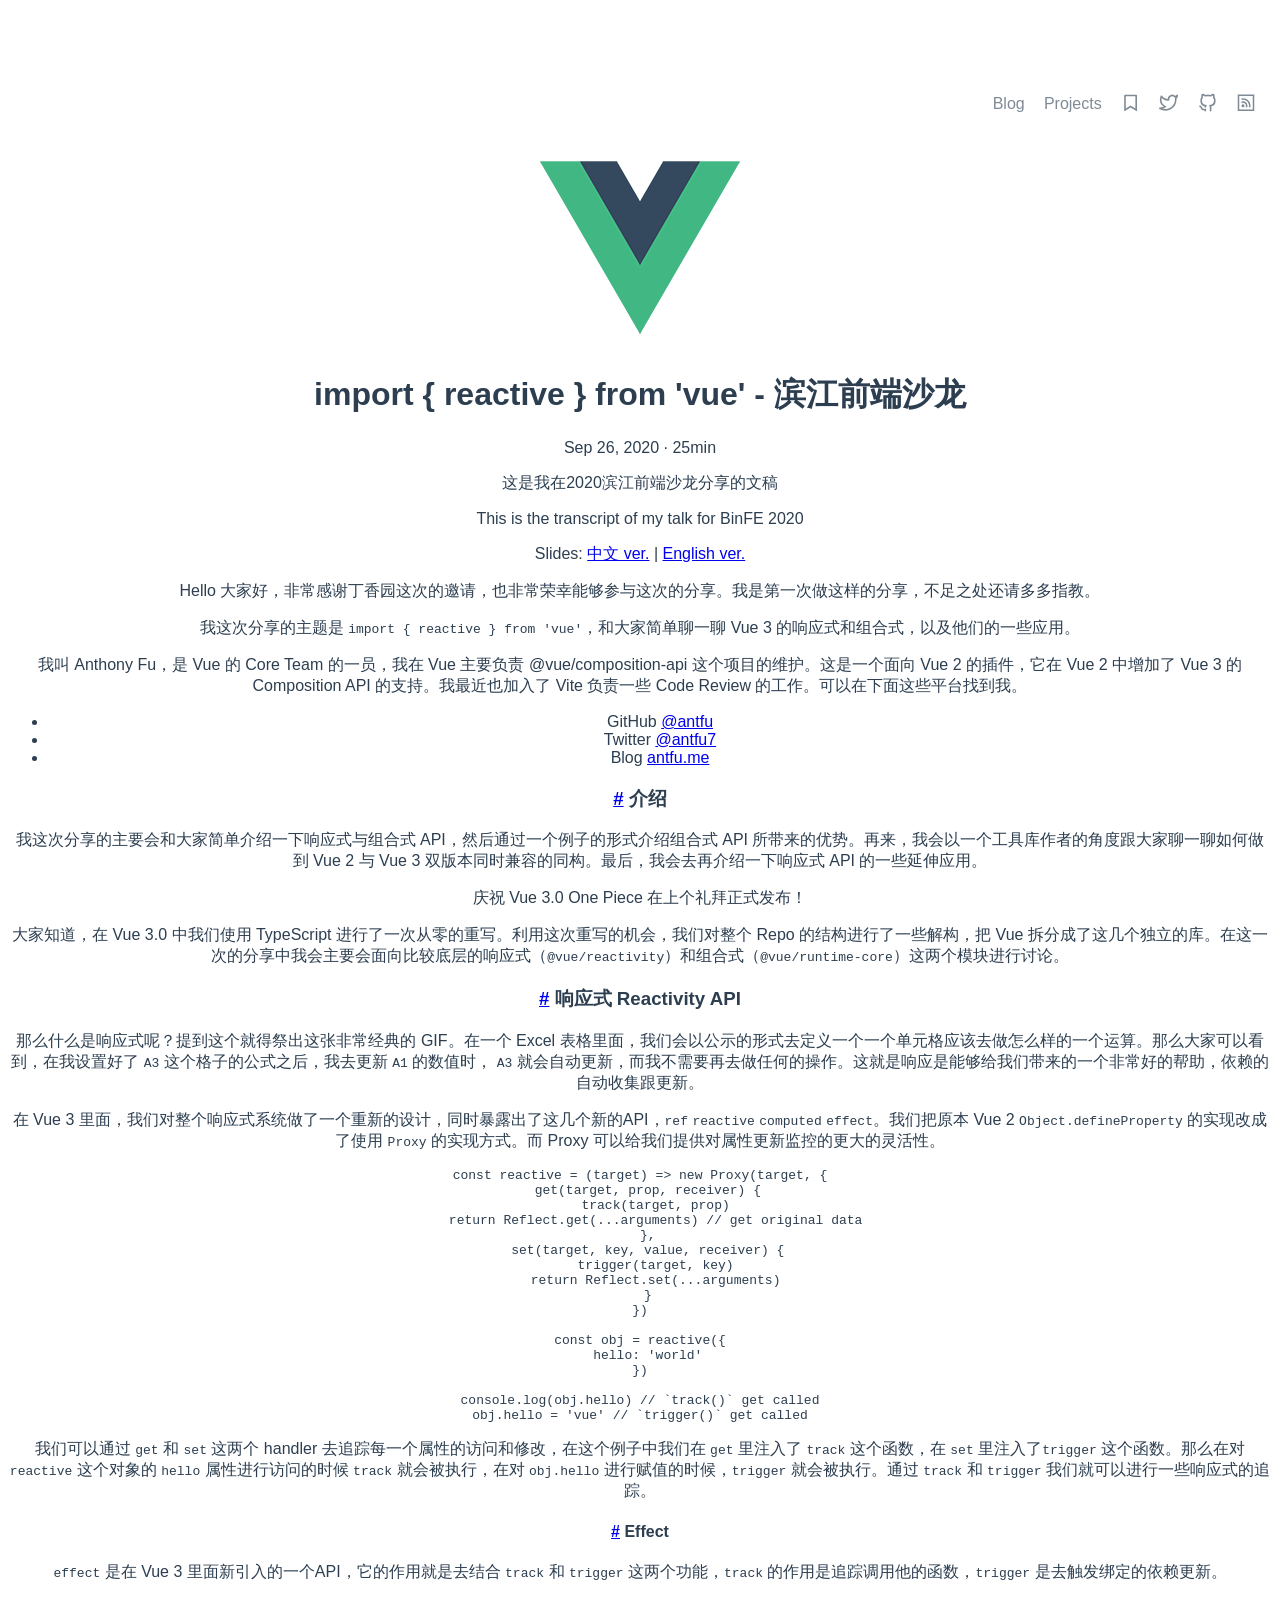
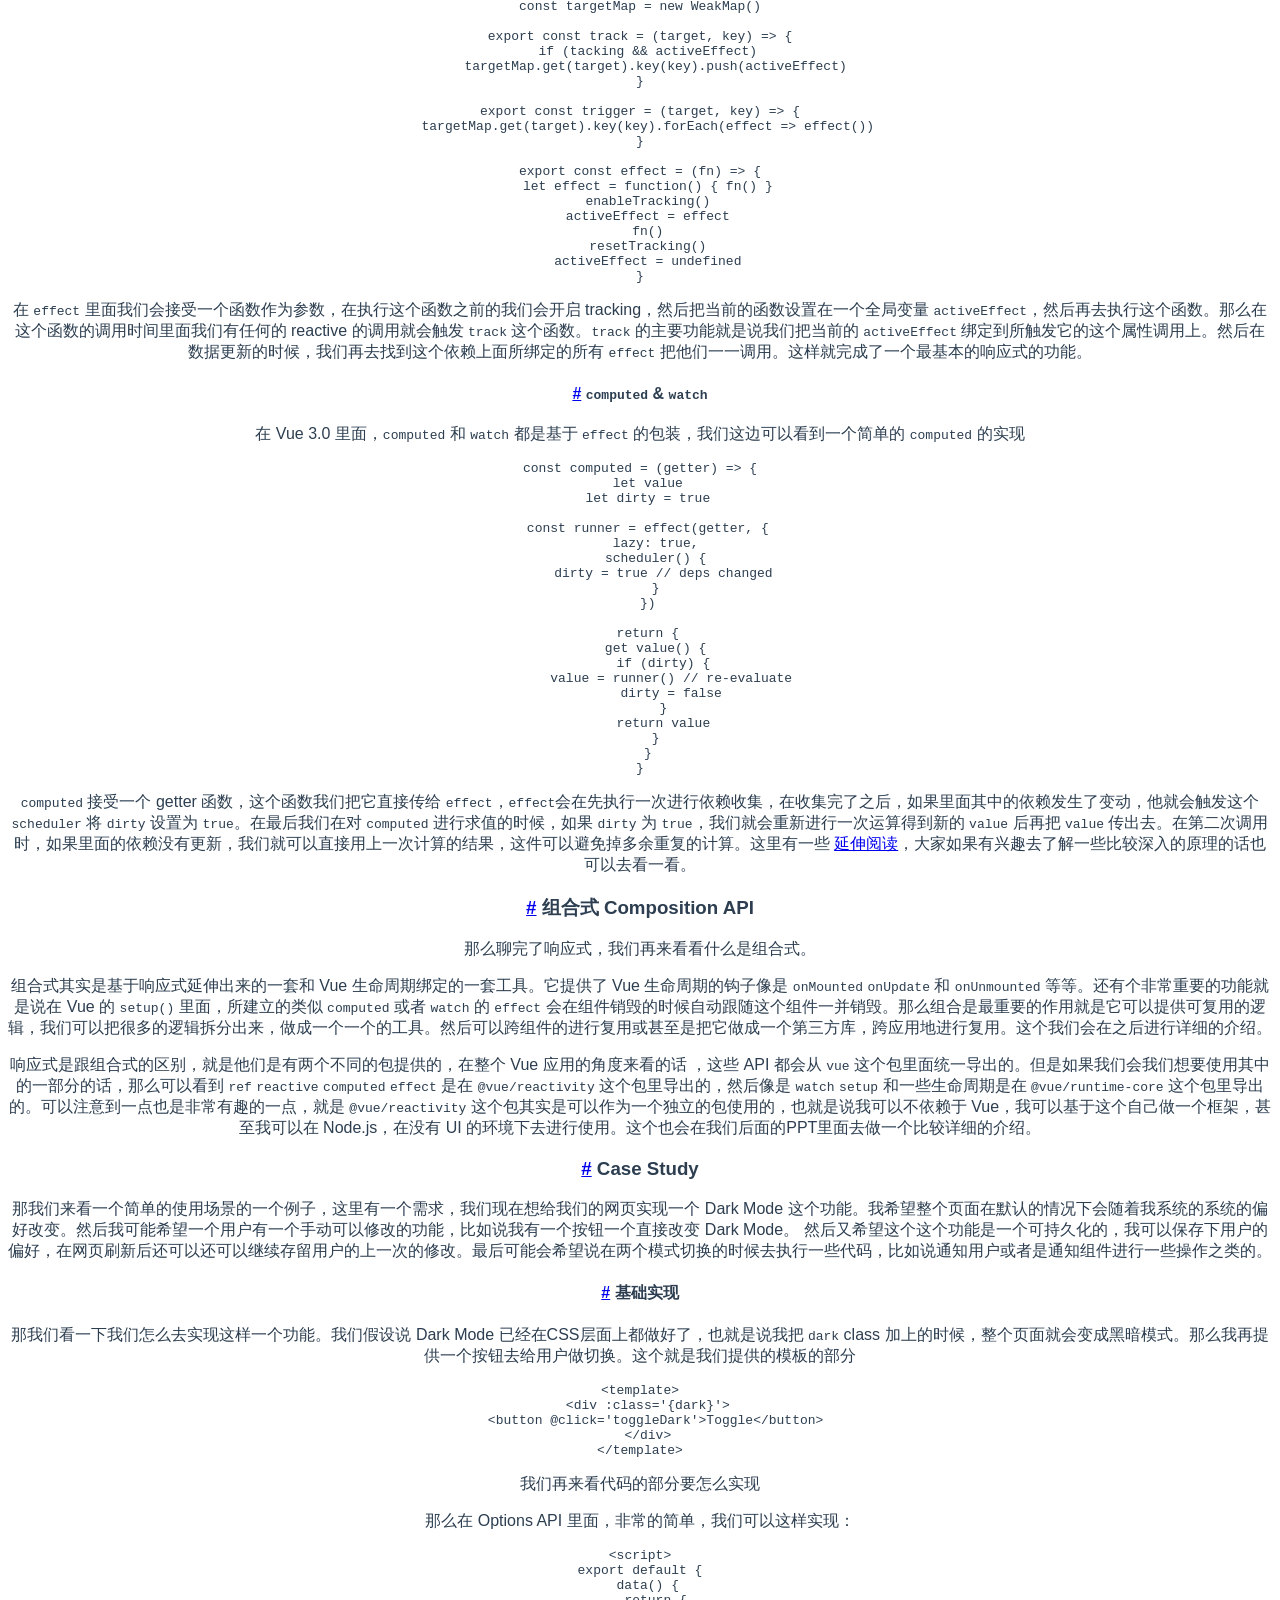
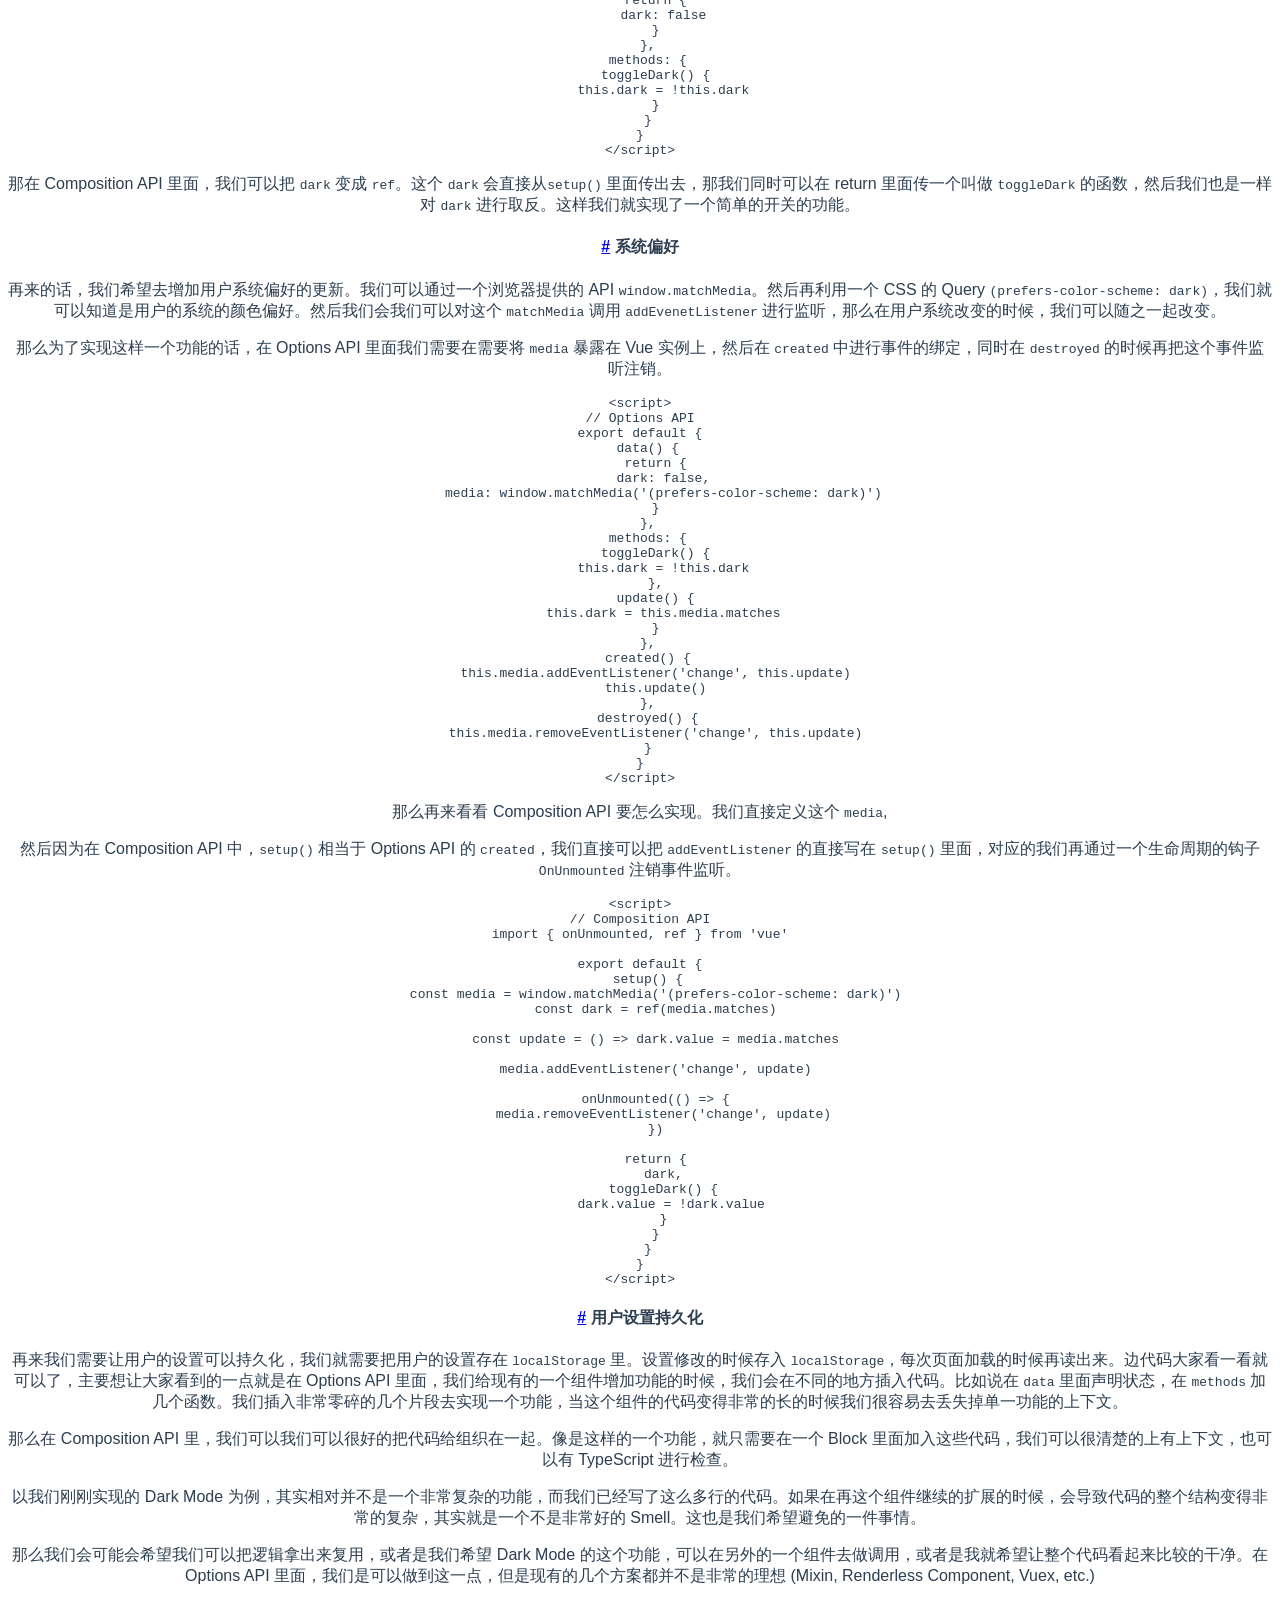
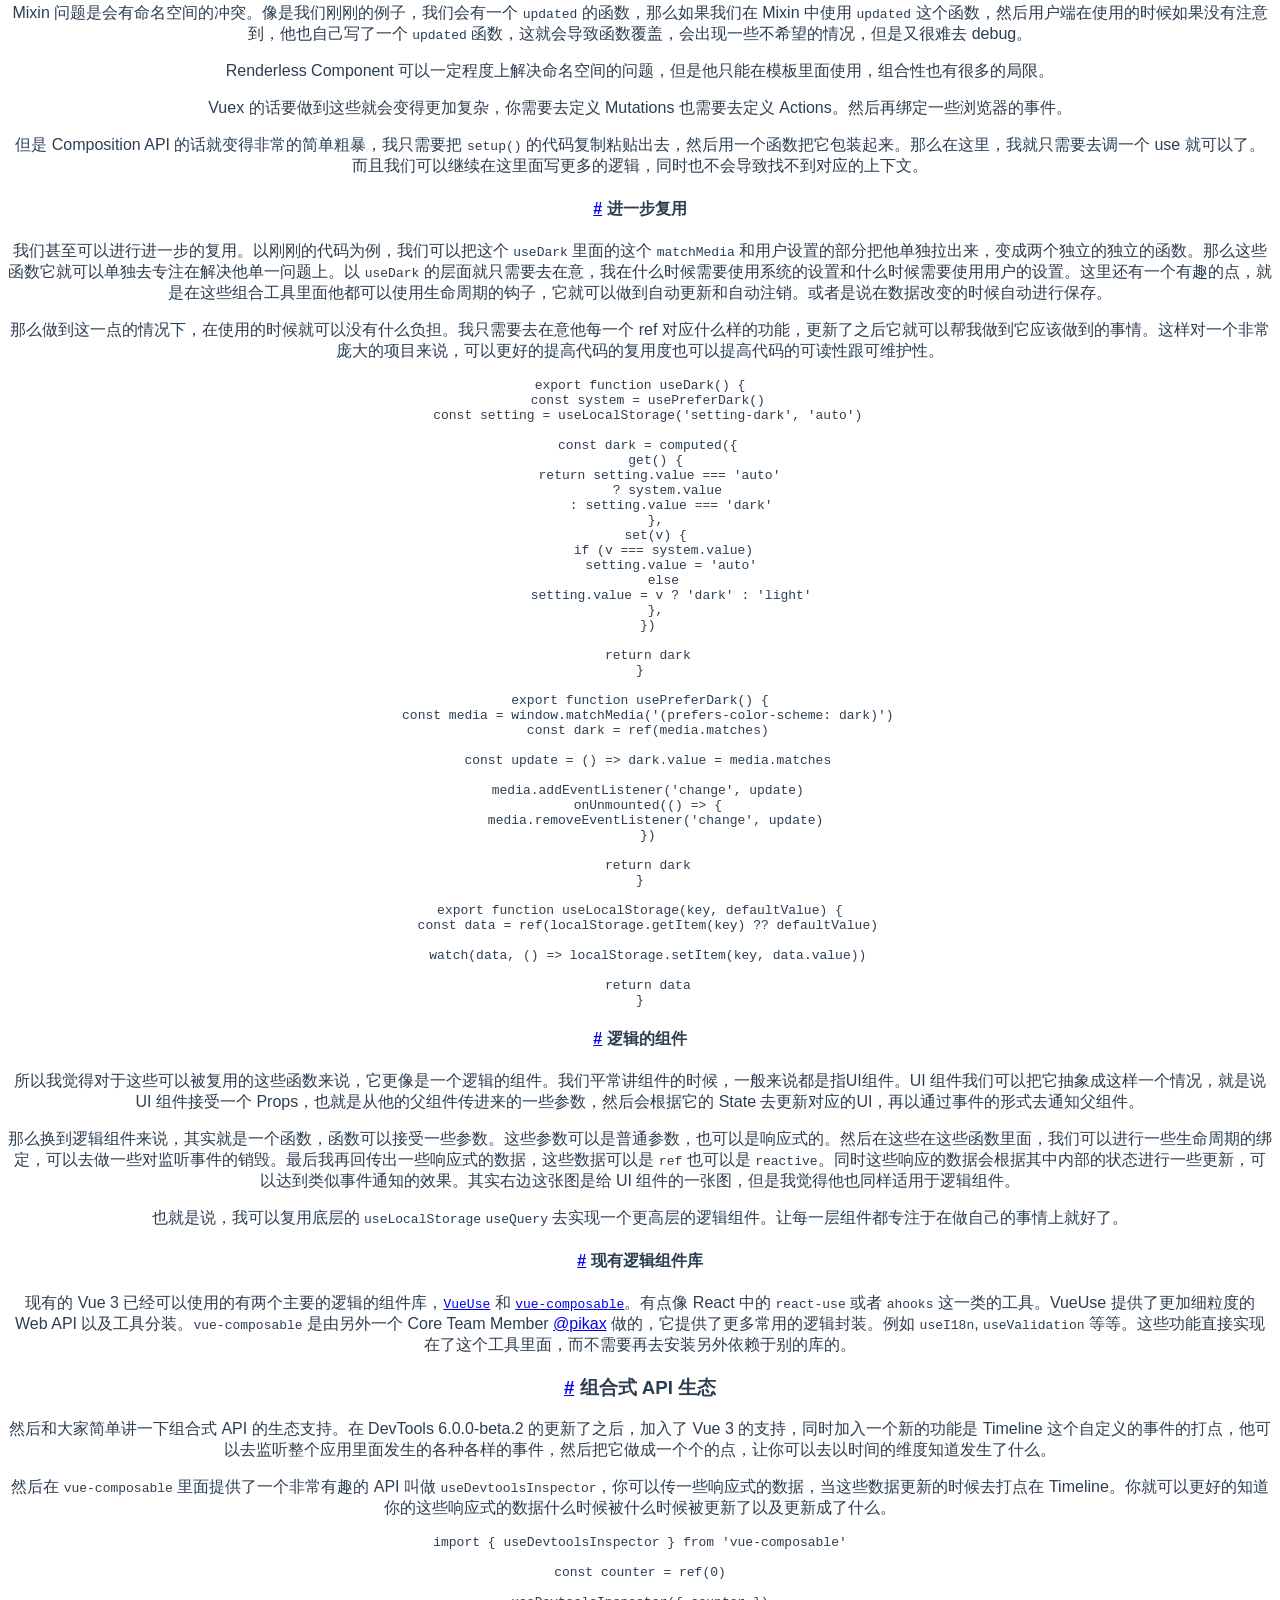
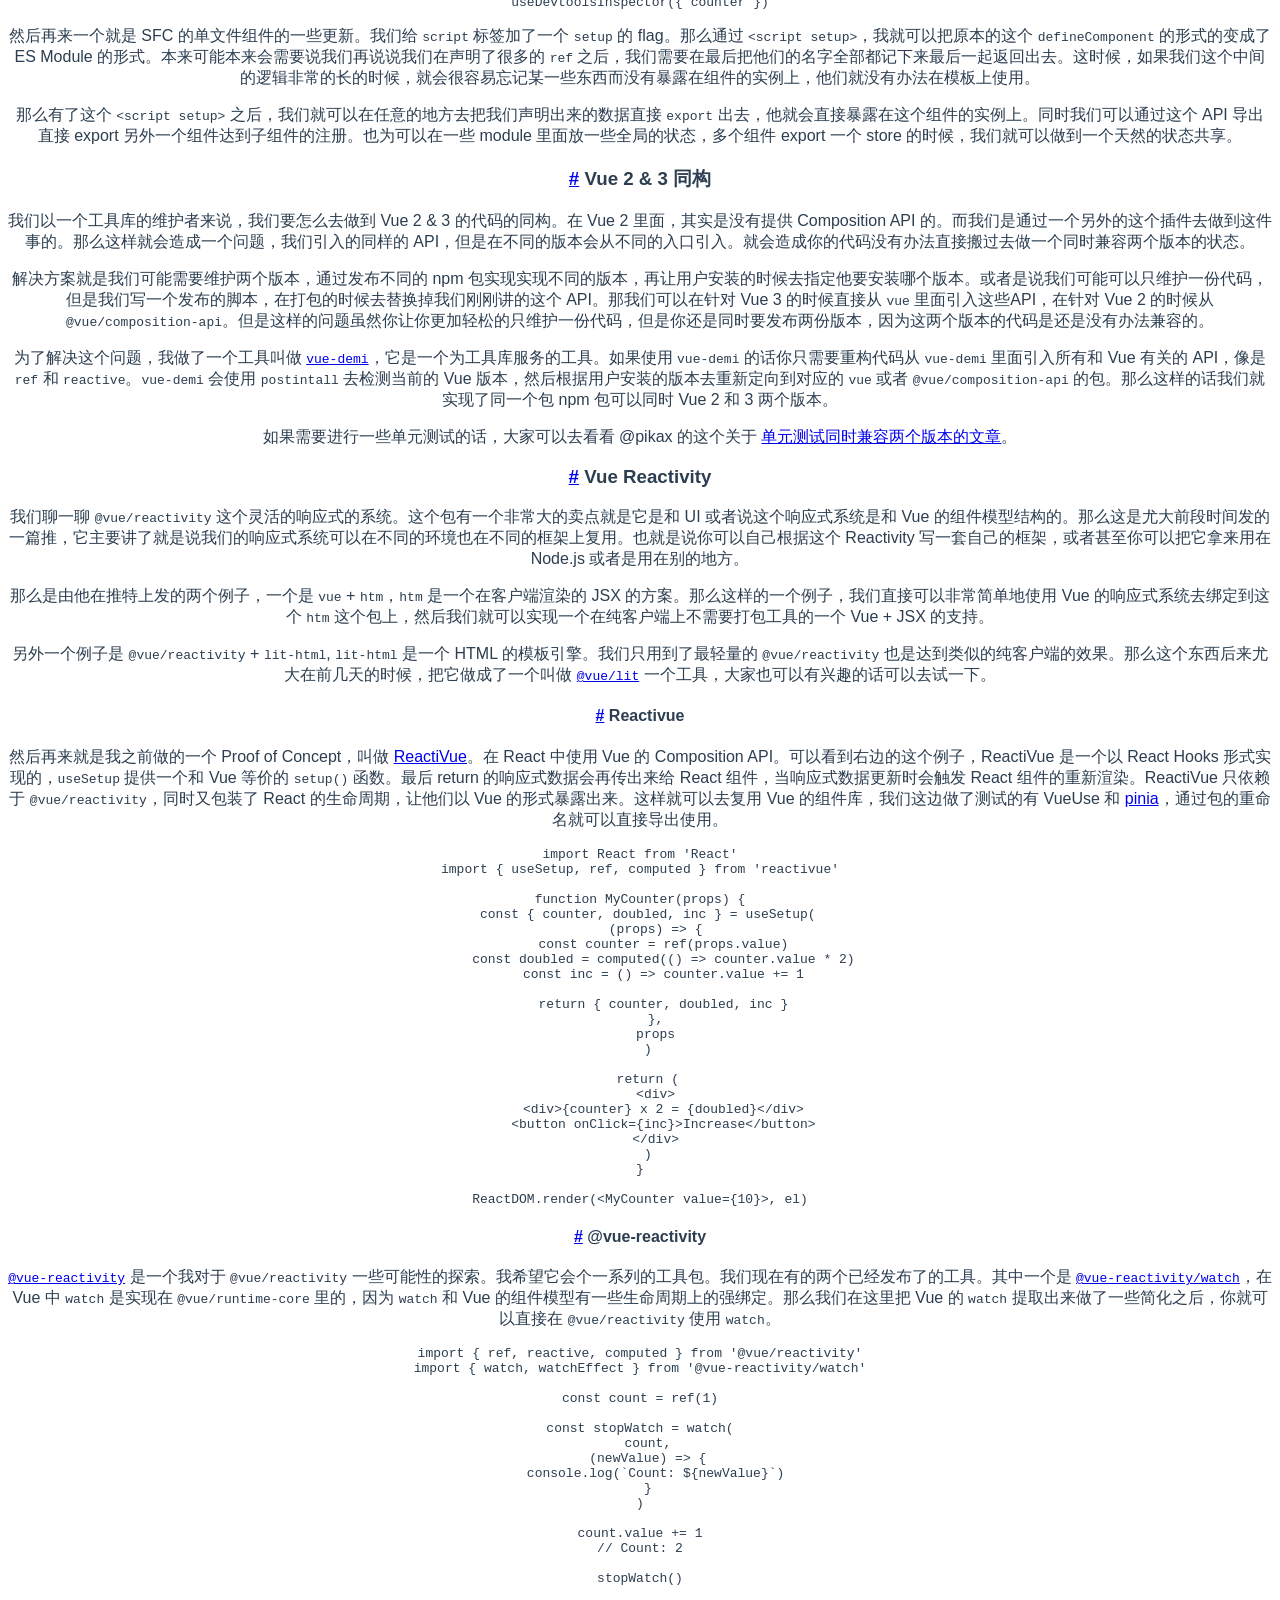
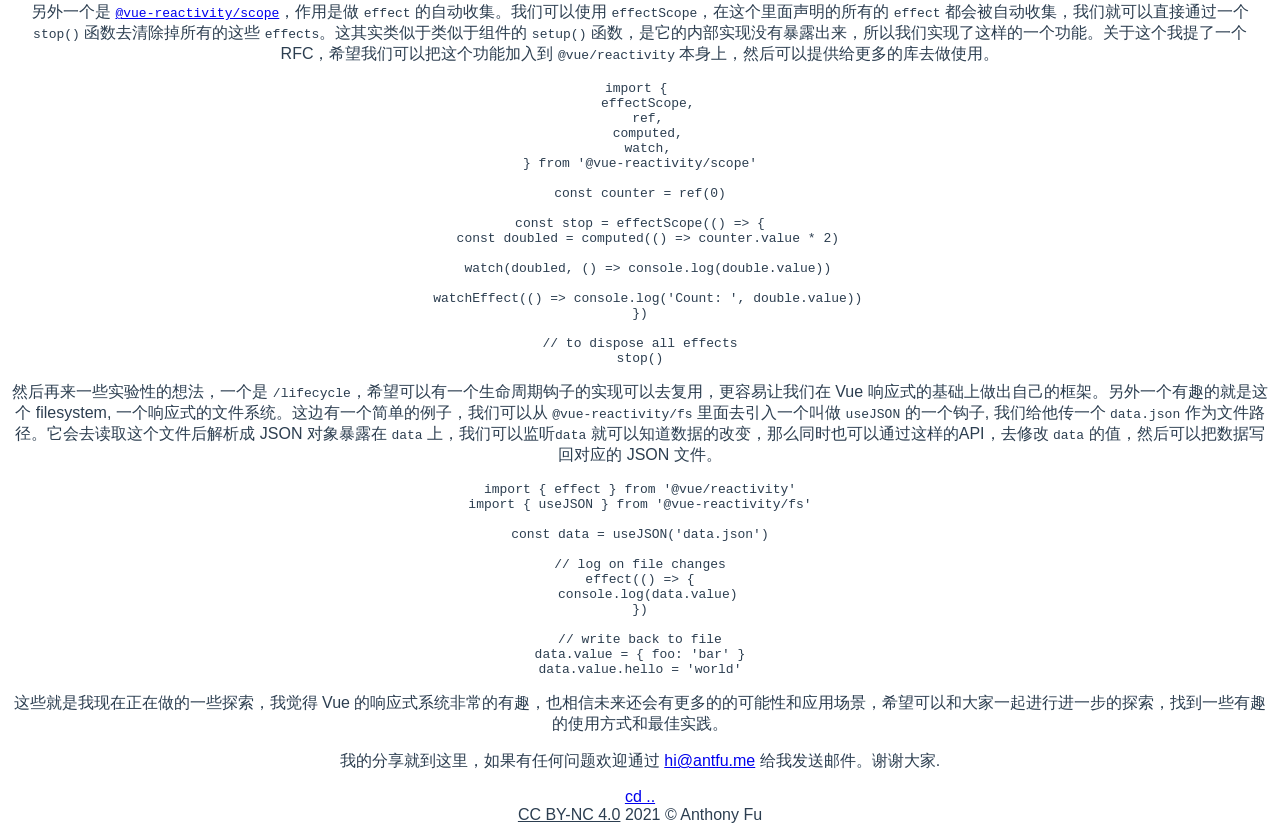
<file: posts/binfe-2020-zh.html>
<!DOCTYPE html><html lang="en" data-head-attrs=""><head>
    <meta charset="UTF-8">
    <link rel="icon" href="/favicon.ico">
    <meta name="viewport" content="width=device-width, initial-scale=1.0">
    <title>import { reactive } from 'vue' - 滨江前端沙龙</title>
  <script type="module" crossorigin="" src="/assets/app.60d80988.js"></script>
  <link rel="modulepreload" href="/assets/vendor.fbceabe1.js">
  <link rel="stylesheet" href="/assets/app.ee3c4fff.css">
<link rel="modulepreload" crossorigin="" href="/assets/binfe-2020-zh.350d7d63.js"><meta property="og:title" content="import { reactive } from 'vue' - 滨江前端沙龙"><meta name="head:count" content="1"></head>
  <body data-head-attrs="">
    <div id="app" data-server-rendered="true"><!--[--><header class="header" data-v-9fa0331c=""><a href="/" class="w-10 h-10 absolute lg:fixed m-6 select-none outline-none" focusable="false" data-v-9fa0331c=""></a><nav class="nav" data-v-9fa0331c=""><div class="spacer" data-v-9fa0331c=""></div><div class="right" data-v-9fa0331c=""><a href="/posts" class="" data-v-9fa0331c=""> Blog </a><a href="/projects" class="" data-v-9fa0331c=""> Projects </a><a href="/bookmarks" title="Bookmarks" class="" data-v-9fa0331c=""><svg xmlns="http://www.w3.org/2000/svg" xmlns:xlink="http://www.w3.org/1999/xlink" width="1.2em" height="1.2em" preserveAspectRatio="xMidYMid meet" viewBox="0 0 24 24" style="vertical-align:middle;transform:translateY(-5%);" data-v-9fa0331c=""><path d="M5 2h14a1 1 0 0 1 1 1v19.143a.5.5 0 0 1-.766.424L12 18.03l-7.234 4.536A.5.5 0 0 1 4 22.143V3a1 1 0 0 1 1-1zm13 2H6v15.432l6-3.761l6 3.761V4z" fill="currentColor"></path></svg></a><a href="https://twitter.com/antfu7" target="_blank" title="Twitter" class="hidden md:block" data-v-9fa0331c=""><svg xmlns="http://www.w3.org/2000/svg" xmlns:xlink="http://www.w3.org/1999/xlink" width="1.2em" height="1.2em" preserveAspectRatio="xMidYMid meet" viewBox="0 0 24 24" style="vertical-align:middle;transform:translateY(-5%);" data-v-9fa0331c=""><g fill="none" stroke="currentColor" stroke-width="2" stroke-linecap="round" stroke-linejoin="round"><path d="M23 3a10.9 10.9 0 0 1-3.14 1.53a4.48 4.48 0 0 0-7.86 3v1A10.66 10.66 0 0 1 3 4s-4 9 5 13a11.64 11.64 0 0 1-7 2c9 5 20 0 20-11.5a4.5 4.5 0 0 0-.08-.83A7.72 7.72 0 0 0 23 3z"></path></g></svg></a><a href="https://github.com/antfu" target="_blank" title="GitHub" class="hidden md:block" data-v-9fa0331c=""><svg xmlns="http://www.w3.org/2000/svg" xmlns:xlink="http://www.w3.org/1999/xlink" width="1.2em" height="1.2em" preserveAspectRatio="xMidYMid meet" viewBox="0 0 24 24" style="vertical-align:middle;transform:translateY(-5%);" data-v-9fa0331c=""><path d="M10.07 20.503a1 1 0 0 0-1.18-.983c-1.31.24-2.963.276-3.402-.958a5.708 5.708 0 0 0-1.837-2.415a1.2 1.2 0 0 1-.167-.11a1 1 0 0 0-.93-.645h-.005a1 1 0 0 0-1 .995c-.004.815.81 1.338 1.141 1.514a4.44 4.44 0 0 1 .924 1.36c.365 1.023 1.423 2.576 4.466 2.376l.003.098l.004.268a1 1 0 0 0 2 0l-.005-.318c-.005-.19-.012-.464-.012-1.182zM20.737 5.377c.032-.125.063-.264.09-.42a6.278 6.278 0 0 0-.408-3.293a1.002 1.002 0 0 0-.615-.58c-.356-.12-1.67-.357-4.184 1.25a13.87 13.87 0 0 0-6.354 0C6.762.75 5.455.966 5.102 1.079a.997.997 0 0 0-.631.584a6.3 6.3 0 0 0-.404 3.357c.025.127.051.246.079.354a6.27 6.27 0 0 0-1.256 3.83a8.422 8.422 0 0 0 .043.921c.334 4.603 3.334 5.984 5.424 6.459a4.591 4.591 0 0 0-.118.4a1 1 0 0 0 1.942.479a1.678 1.678 0 0 1 .468-.878a1 1 0 0 0-.546-1.745c-3.454-.395-4.954-1.802-5.18-4.899a6.61 6.61 0 0 1-.033-.738a4.258 4.258 0 0 1 .92-2.713a3.022 3.022 0 0 1 .195-.231a1 1 0 0 0 .188-1.025a3.388 3.388 0 0 1-.155-.555a4.094 4.094 0 0 1 .079-1.616a7.543 7.543 0 0 1 2.415 1.18a1.009 1.009 0 0 0 .827.133a11.777 11.777 0 0 1 6.173.001a1.005 1.005 0 0 0 .83-.138a7.572 7.572 0 0 1 2.406-1.19a4.04 4.04 0 0 1 .087 1.578a3.205 3.205 0 0 1-.169.607a1 1 0 0 0 .188 1.025c.078.087.155.18.224.268A4.122 4.122 0 0 1 20 9.203a7.039 7.039 0 0 1-.038.777c-.22 3.056-1.725 4.464-5.195 4.86a1 1 0 0 0-.546 1.746a1.63 1.63 0 0 1 .466.908a3.06 3.06 0 0 1 .093.82v2.333c-.01.648-.01 1.133-.01 1.356a1 1 0 1 0 2 0c0-.217 0-.692.01-1.34v-2.35a4.881 4.881 0 0 0-.155-1.311a4.256 4.256 0 0 0-.116-.416a6.513 6.513 0 0 0 5.445-6.424A8.697 8.697 0 0 0 22 9.203a6.13 6.13 0 0 0-1.263-3.826z" fill="currentColor"></path></svg></a><a href="/feed.xml" target="_blank" title="RSS" class="hidden md:block" data-v-9fa0331c=""><svg xmlns="http://www.w3.org/2000/svg" xmlns:xlink="http://www.w3.org/1999/xlink" width="1.2em" height="1.2em" preserveAspectRatio="xMidYMid meet" viewBox="0 0 32 32" style="vertical-align:middle;transform:translateY(-5%);font-size:1.25rem;margin:0 -0.125rem;" data-v-9fa0331c=""><path d="M5 5v22h22V5zm2 2h18v18H7zm5 3c-.684 0-1.355.055-2 .188v2.062a7.86 7.86 0 0 1 2-.25c4.41 0 8 3.59 8 8c0 .691-.086 1.36-.25 2h2.063A9.923 9.923 0 0 0 22 20c0-5.516-4.484-10-10-10zm0 4a5.96 5.96 0 0 0-2 .344v2.219A3.968 3.968 0 0 1 12 16c2.207 0 4 1.793 4 4c0 .73-.219 1.41-.563 2h2.22A5.96 5.96 0 0 0 18 20c0-3.309-2.691-6-6-6zm0 4a1.999 1.999 0 1 0 0 4a1.999 1.999 0 1 0 0-4z" fill="currentColor"></path></svg></a></div></nav></header><img alt="Vue logo" src="/assets/logo.03d6d6da.png"><!--[--><div class="prose m-auto mb-8"><h1 class="mb-0">import { reactive } from 'vue' - 滨江前端沙龙</h1><p class="opacity-50 mt-0">Sep 26, 2020 <span>· 25min</span></p><!----></div><!--[--><div class="prose m-auto"><blockquote><p>这是我在2020滨江前端沙龙分享的文稿</p><p>This is the transcript of my talk for BinFE 2020</p><p>Slides: <a href="https://antfu.me/talks/2020-09-26">中文 ver.</a> | <a href="https://antfu.me/talks/2020-09-26/en">English ver.</a></p></blockquote><p>Hello 大家好，非常感谢丁香园这次的邀请，也非常荣幸能够参与这次的分享。我是第一次做这样的分享，不足之处还请多多指教。</p><p>我这次分享的主题是 <code>import { reactive } from 'vue'</code>，和大家简单聊一聊 Vue 3 的响应式和组合式，以及他们的一些应用。</p><p>我叫 Anthony Fu，是 Vue 的 Core Team 的一员，我在 Vue 主要负责 @vue/composition-api 这个项目的维护。这是一个面向 Vue 2 的插件，它在 Vue 2 中增加了 Vue 3 的 Composition API 的支持。我最近也加入了 Vite 负责一些 Code Review 的工作。可以在下面这些平台找到我。</p><ul><li>GitHub <a href="https://github.com/antfu">@antfu</a></li><li>Twitter <a href="https://twitter.com/antfu7">@antfu7</a></li><li>Blog <a href="https://antfu.me">antfu.me</a></li></ul><h3 id="介绍"><a class="header-anchor" href="#介绍" aria-hidden="true">#</a> 介绍</h3><p>我这次分享的主要会和大家简单介绍一下响应式与组合式 API，然后通过一个例子的形式介绍组合式 API 所带来的优势。再来，我会以一个工具库作者的角度跟大家聊一聊如何做到 Vue 2 与 Vue 3 双版本同时兼容的同构。最后，我会去再介绍一下响应式 API 的一些延伸应用。</p><p>庆祝 Vue 3.0 One Piece 在上个礼拜正式发布！</p><p>大家知道，在 Vue 3.0 中我们使用 TypeScript 进行了一次从零的重写。利用这次重写的机会，我们对整个 Repo 的结构进行了一些解构，把 Vue 拆分成了这几个独立的库。在这一次的分享中我会主要会面向比较底层的响应式（<code>@vue/reactivity</code>）和组合式（<code>@vue/runtime-core</code>）这两个模块进行讨论。</p><h3 id="响应式-reactivity-api"><a class="header-anchor" href="#响应式-reactivity-api" aria-hidden="true">#</a> 响应式 Reactivity API</h3><p>那么什么是响应式呢？提到这个就得祭出这张非常经典的 GIF。在一个 Excel 表格里面，我们会以公示的形式去定义一个一个单元格应该去做怎么样的一个运算。那么大家可以看到，在我设置好了 <code>A3</code> 这个格子的公式之后，我去更新 <code>A1</code> 的数值时， <code>A3</code> 就会自动更新，而我不需要再去做任何的操作。这就是响应是能够给我们带来的一个非常好的帮助，依赖的自动收集跟更新。</p><p>在 Vue 3 里面，我们对整个响应式系统做了一个重新的设计，同时暴露出了这几个新的API，<code>ref</code> <code>reactive</code> <code>computed</code> <code>effect</code>。我们把原本 Vue 2 <code>Object.defineProperty</code> 的实现改成了使用 <code>Proxy</code> 的实现方式。而 Proxy 可以给我们提供对属性更新监控的更大的灵活性。</p><pre class="language-ts"><code class="language-ts"><span class="token keyword">const</span> <span class="token function-variable function">reactive</span> <span class="token operator">=</span> <span class="token punctuation">(</span>target<span class="token punctuation">)</span> <span class="token operator">=&gt;</span> <span class="token keyword">new</span> <span class="token class-name">Proxy</span><span class="token punctuation">(</span>target<span class="token punctuation">,</span> <span class="token punctuation">{</span>
  <span class="token keyword">get</span><span class="token punctuation">(</span>target<span class="token punctuation">,</span> prop<span class="token punctuation">,</span> receiver<span class="token punctuation">)</span> <span class="token punctuation">{</span>
    <span class="token function">track</span><span class="token punctuation">(</span>target<span class="token punctuation">,</span> prop<span class="token punctuation">)</span>
    <span class="token keyword">return</span> Reflect<span class="token punctuation">.</span><span class="token keyword">get</span><span class="token punctuation">(</span><span class="token operator">...</span>arguments<span class="token punctuation">)</span> <span class="token comment">// get original data</span>
  <span class="token punctuation">}</span><span class="token punctuation">,</span>
  <span class="token keyword">set</span><span class="token punctuation">(</span>target<span class="token punctuation">,</span> key<span class="token punctuation">,</span> value<span class="token punctuation">,</span> receiver<span class="token punctuation">)</span> <span class="token punctuation">{</span>
    <span class="token function">trigger</span><span class="token punctuation">(</span>target<span class="token punctuation">,</span> key<span class="token punctuation">)</span>
    <span class="token keyword">return</span> Reflect<span class="token punctuation">.</span><span class="token keyword">set</span><span class="token punctuation">(</span><span class="token operator">...</span>arguments<span class="token punctuation">)</span>
  <span class="token punctuation">}</span>
<span class="token punctuation">}</span><span class="token punctuation">)</span>

<span class="token keyword">const</span> obj <span class="token operator">=</span> <span class="token function">reactive</span><span class="token punctuation">(</span><span class="token punctuation">{</span>
  hello<span class="token operator">:</span> <span class="token string">'world'</span>
<span class="token punctuation">}</span><span class="token punctuation">)</span>

<span class="token builtin">console</span><span class="token punctuation">.</span><span class="token function">log</span><span class="token punctuation">(</span>obj<span class="token punctuation">.</span>hello<span class="token punctuation">)</span> <span class="token comment">// `track()` get called</span>
obj<span class="token punctuation">.</span>hello <span class="token operator">=</span> <span class="token string">'vue'</span> <span class="token comment">// `trigger()` get called</span>
</code></pre><p>我们可以通过 <code>get</code> 和 <code>set</code> 这两个 handler 去追踪每一个属性的访问和修改，在这个例子中我们在 <code>get</code> 里注入了 <code>track</code> 这个函数，在 <code>set</code> 里注入了<code>trigger</code> 这个函数。那么在对 <code>reactive</code> 这个对象的 <code>hello</code> 属性进行访问的时候 <code>track</code> 就会被执行，在对 <code>obj.hello</code> 进行赋值的时候，<code>trigger</code> 就会被执行。通过 <code>track</code> 和 <code>trigger</code> 我们就可以进行一些响应式的追踪。</p><h4 id="effect"><a class="header-anchor" href="#effect" aria-hidden="true">#</a> Effect</h4><p><code>effect</code> 是在 Vue 3 里面新引入的一个API，它的作用就是去结合 <code>track</code> 和 <code>trigger</code> 这两个功能，<code>track</code> 的作用是追踪调用他的函数，<code>trigger</code> 是去触发绑定的依赖更新。</p><pre class="language-ts"><code class="language-ts"><span class="token keyword">const</span> targetMap <span class="token operator">=</span> <span class="token keyword">new</span> <span class="token class-name">WeakMap</span><span class="token punctuation">(</span><span class="token punctuation">)</span>

<span class="token keyword">export</span> <span class="token keyword">const</span> <span class="token function-variable function">track</span> <span class="token operator">=</span> <span class="token punctuation">(</span>target<span class="token punctuation">,</span> key<span class="token punctuation">)</span> <span class="token operator">=&gt;</span> <span class="token punctuation">{</span>
  <span class="token keyword">if</span> <span class="token punctuation">(</span>tacking <span class="token operator">&amp;&amp;</span> activeEffect<span class="token punctuation">)</span>
    targetMap<span class="token punctuation">.</span><span class="token keyword">get</span><span class="token punctuation">(</span>target<span class="token punctuation">)</span><span class="token punctuation">.</span><span class="token function">key</span><span class="token punctuation">(</span>key<span class="token punctuation">)</span><span class="token punctuation">.</span><span class="token function">push</span><span class="token punctuation">(</span>activeEffect<span class="token punctuation">)</span>
<span class="token punctuation">}</span>

<span class="token keyword">export</span> <span class="token keyword">const</span> <span class="token function-variable function">trigger</span> <span class="token operator">=</span> <span class="token punctuation">(</span>target<span class="token punctuation">,</span> key<span class="token punctuation">)</span> <span class="token operator">=&gt;</span> <span class="token punctuation">{</span>
  targetMap<span class="token punctuation">.</span><span class="token keyword">get</span><span class="token punctuation">(</span>target<span class="token punctuation">)</span><span class="token punctuation">.</span><span class="token function">key</span><span class="token punctuation">(</span>key<span class="token punctuation">)</span><span class="token punctuation">.</span><span class="token function">forEach</span><span class="token punctuation">(</span>effect <span class="token operator">=&gt;</span> <span class="token function">effect</span><span class="token punctuation">(</span><span class="token punctuation">)</span><span class="token punctuation">)</span>
<span class="token punctuation">}</span>

<span class="token keyword">export</span> <span class="token keyword">const</span> <span class="token function-variable function">effect</span> <span class="token operator">=</span> <span class="token punctuation">(</span>fn<span class="token punctuation">)</span> <span class="token operator">=&gt;</span> <span class="token punctuation">{</span>
  <span class="token keyword">let</span> <span class="token function-variable function">effect</span> <span class="token operator">=</span> <span class="token keyword">function</span><span class="token punctuation">(</span><span class="token punctuation">)</span> <span class="token punctuation">{</span> <span class="token function">fn</span><span class="token punctuation">(</span><span class="token punctuation">)</span> <span class="token punctuation">}</span>
  <span class="token function">enableTracking</span><span class="token punctuation">(</span><span class="token punctuation">)</span>
  activeEffect <span class="token operator">=</span> effect
  <span class="token function">fn</span><span class="token punctuation">(</span><span class="token punctuation">)</span>
  <span class="token function">resetTracking</span><span class="token punctuation">(</span><span class="token punctuation">)</span>
  activeEffect <span class="token operator">=</span> <span class="token keyword">undefined</span>
<span class="token punctuation">}</span>
</code></pre><p>在 <code>effect</code> 里面我们会接受一个函数作为参数，在执行这个函数之前的我们会开启 tracking，然后把当前的函数设置在一个全局变量 <code>activeEffect</code>，然后再去执行这个函数。那么在这个函数的调用时间里面我们有任何的 reactive 的调用就会触发 <code>track</code> 这个函数。<code>track</code> 的主要功能就是说我们把当前的 <code>activeEffect</code> 绑定到所触发它的这个属性调用上。然后在数据更新的时候，我们再去找到这个依赖上面所绑定的所有 <code>effect</code> 把他们一一调用。这样就完成了一个最基本的响应式的功能。</p><h4 id="computed-watch"><a class="header-anchor" href="#computed-watch" aria-hidden="true">#</a> <code>computed</code> &amp; <code>watch</code></h4><p>在 Vue 3.0 里面，<code>computed</code> 和 <code>watch</code> 都是基于 <code>effect</code> 的包装，我们这边可以看到一个简单的 <code>computed</code> 的实现</p><pre class="language-ts"><code class="language-ts"><span class="token keyword">const</span> <span class="token function-variable function">computed</span> <span class="token operator">=</span> <span class="token punctuation">(</span>getter<span class="token punctuation">)</span> <span class="token operator">=&gt;</span> <span class="token punctuation">{</span>
  <span class="token keyword">let</span> value
  <span class="token keyword">let</span> dirty <span class="token operator">=</span> <span class="token boolean">true</span>
  
  <span class="token keyword">const</span> runner <span class="token operator">=</span> <span class="token function">effect</span><span class="token punctuation">(</span>getter<span class="token punctuation">,</span> <span class="token punctuation">{</span>
    lazy<span class="token operator">:</span> <span class="token boolean">true</span><span class="token punctuation">,</span>
    <span class="token function">scheduler</span><span class="token punctuation">(</span><span class="token punctuation">)</span> <span class="token punctuation">{</span>
      dirty <span class="token operator">=</span> <span class="token boolean">true</span> <span class="token comment">// deps changed</span>
    <span class="token punctuation">}</span>
  <span class="token punctuation">}</span><span class="token punctuation">)</span>
  
  <span class="token keyword">return</span> <span class="token punctuation">{</span>
    <span class="token keyword">get</span> <span class="token function">value</span><span class="token punctuation">(</span><span class="token punctuation">)</span> <span class="token punctuation">{</span>
      <span class="token keyword">if</span> <span class="token punctuation">(</span>dirty<span class="token punctuation">)</span> <span class="token punctuation">{</span>
        value <span class="token operator">=</span> <span class="token function">runner</span><span class="token punctuation">(</span><span class="token punctuation">)</span> <span class="token comment">// re-evaluate</span>
        dirty <span class="token operator">=</span> <span class="token boolean">false</span>
      <span class="token punctuation">}</span>
      <span class="token keyword">return</span> value
    <span class="token punctuation">}</span>
  <span class="token punctuation">}</span>
<span class="token punctuation">}</span>
</code></pre><p><code>computed</code> 接受一个 getter 函数，这个函数我们把它直接传给 <code>effect</code>，<code>effect</code>会在先执行一次进行依赖收集，在收集完了之后，如果里面其中的依赖发生了变动，他就会触发这个 <code>scheduler</code> 将 <code>dirty</code> 设置为 <code>true</code>。在最后我们在对 <code>computed</code> 进行求值的时候，如果 <code>dirty</code> 为 <code>true</code>，我们就会重新进行一次运算得到新的 <code>value</code> 后再把 <code>value</code> 传出去。在第二次调用时，如果里面的依赖没有更新，我们就可以直接用上一次计算的结果，这件可以避免掉多余重复的计算。这里有一些 <a href="https://antfu.me/posts/watch-with-reactivity/">延伸阅读</a>，大家如果有兴趣去了解一些比较深入的原理的话也可以去看一看。</p><h3 id="组合式-composition-api"><a class="header-anchor" href="#组合式-composition-api" aria-hidden="true">#</a> 组合式 Composition API</h3><p>那么聊完了响应式，我们再来看看什么是组合式。</p><p>组合式其实是基于响应式延伸出来的一套和 Vue 生命周期绑定的一套工具。它提供了 Vue 生命周期的钩子像是 <code>onMounted</code> <code>onUpdate</code> 和 <code>onUnmounted</code> 等等。还有个非常重要的功能就是说在 Vue 的 <code>setup()</code> 里面，所建立的类似 <code>computed</code> 或者 <code>watch</code> 的 <code>effect</code> 会在组件销毁的时候自动跟随这个组件一并销毁。那么组合是最重要的作用就是它可以提供可复用的逻辑，我们可以把很多的逻辑拆分出来，做成一个一个的工具。然后可以跨组件的进行复用或甚至是把它做成一个第三方库，跨应用地进行复用。这个我们会在之后进行详细的介绍。</p><p>响应式是跟组合式的区别，就是他们是有两个不同的包提供的，在整个 Vue 应用的角度来看的话 ，这些 API 都会从 <code>vue</code> 这个包里面统一导出的。但是如果我们会我们想要使用其中的一部分的话，那么可以看到 <code>ref</code> <code>reactive</code> <code>computed</code> <code>effect</code> 是在 <code>@vue/reactivity</code> 这个包里导出的，然后像是 <code>watch</code> <code>setup</code> 和一些生命周期是在 <code>@vue/runtime-core</code> 这个包里导出的。可以注意到一点也是非常有趣的一点，就是 <code>@vue/reactivity</code> 这个包其实是可以作为一个独立的包使用的，也就是说我可以不依赖于 Vue，我可以基于这个自己做一个框架，甚至我可以在 Node.js，在没有 UI 的环境下去进行使用。这个也会在我们后面的PPT里面去做一个比较详细的介绍。</p><h3 id="case-study"><a class="header-anchor" href="#case-study" aria-hidden="true">#</a> Case Study</h3><p>那我们来看一个简单的使用场景的一个例子，这里有一个需求，我们现在想给我们的网页实现一个 Dark Mode 这个功能。我希望整个页面在默认的情况下会随着我系统的系统的偏好改变。然后我可能希望一个用户有一个手动可以修改的功能，比如说我有一个按钮一个直接改变 Dark Mode。 然后又希望这个这个功能是一个可持久化的，我可以保存下用户的偏好，在网页刷新后还可以还可以继续存留用户的上一次的修改。最后可能会希望说在两个模式切换的时候去执行一些代码，比如说通知用户或者是通知组件进行一些操作之类的。</p><h4 id="基础实现"><a class="header-anchor" href="#基础实现" aria-hidden="true">#</a> 基础实现</h4><p>那我们看一下我们怎么去实现这样一个功能。我们假设说 Dark Mode 已经在CSS层面上都做好了，也就是说我把 <code>dark</code> class 加上的时候，整个页面就会变成黑暗模式。那么我再提供一个按钮去给用户做切换。这个就是我们提供的模板的部分</p><pre class="language-html"><code class="language-html"><span class="token tag"><span class="token tag"><span class="token punctuation">&lt;</span>template</span><span class="token punctuation">&gt;</span></span>
  <span class="token tag"><span class="token tag"><span class="token punctuation">&lt;</span>div</span> <span class="token attr-name">:class</span><span class="token attr-value"><span class="token punctuation attr-equals">=</span><span class="token punctuation">'</span>{dark}<span class="token punctuation">'</span></span><span class="token punctuation">&gt;</span></span>
    <span class="token tag"><span class="token tag"><span class="token punctuation">&lt;</span>button</span> <span class="token attr-name">@click</span><span class="token attr-value"><span class="token punctuation attr-equals">=</span><span class="token punctuation">'</span>toggleDark<span class="token punctuation">'</span></span><span class="token punctuation">&gt;</span></span>Toggle<span class="token tag"><span class="token tag"><span class="token punctuation">&lt;/</span>button</span><span class="token punctuation">&gt;</span></span>
  <span class="token tag"><span class="token tag"><span class="token punctuation">&lt;/</span>div</span><span class="token punctuation">&gt;</span></span>
<span class="token tag"><span class="token tag"><span class="token punctuation">&lt;/</span>template</span><span class="token punctuation">&gt;</span></span>
</code></pre><p>我们再来看代码的部分要怎么实现</p><p>那么在 Options API 里面，非常的简单，我们可以这样实现：</p><pre class="language-html"><code class="language-html"><span class="token tag"><span class="token tag"><span class="token punctuation">&lt;</span>script</span><span class="token punctuation">&gt;</span></span><span class="token script"><span class="token language-javascript">
<span class="token keyword">export</span> <span class="token keyword">default</span> <span class="token punctuation">{</span>
  <span class="token function">data</span><span class="token punctuation">(</span><span class="token punctuation">)</span> <span class="token punctuation">{</span>
    <span class="token keyword">return</span> <span class="token punctuation">{</span>
      dark<span class="token operator">:</span> <span class="token boolean">false</span>
    <span class="token punctuation">}</span>
  <span class="token punctuation">}</span><span class="token punctuation">,</span>
  methods<span class="token operator">:</span> <span class="token punctuation">{</span>
    <span class="token function">toggleDark</span><span class="token punctuation">(</span><span class="token punctuation">)</span> <span class="token punctuation">{</span>
      <span class="token keyword">this</span><span class="token punctuation">.</span>dark <span class="token operator">=</span> <span class="token operator">!</span><span class="token keyword">this</span><span class="token punctuation">.</span>dark
    <span class="token punctuation">}</span>
  <span class="token punctuation">}</span>
<span class="token punctuation">}</span>
</span></span><span class="token tag"><span class="token tag"><span class="token punctuation">&lt;/</span>script</span><span class="token punctuation">&gt;</span></span>
</code></pre><p>那在 Composition API 里面，我们可以把 <code>dark</code> 变成 <code>ref</code>。这个 <code>dark</code> 会直接从<code>setup()</code> 里面传出去，那我们同时可以在 return 里面传一个叫做 <code>toggleDark</code> 的函数，然后我们也是一样对 <code>dark</code> 进行取反。这样我们就实现了一个简单的开关的功能。</p><h4 id="系统偏好"><a class="header-anchor" href="#系统偏好" aria-hidden="true">#</a> 系统偏好</h4><p>再来的话，我们希望去增加用户系统偏好的更新。我们可以通过一个浏览器提供的 API <code>window.matchMedia</code>。然后再利用一个 CSS 的 Query <code>(prefers-color-scheme: dark)</code>，我们就可以知道是用户的系统的颜色偏好。然后我们会我们可以对这个 <code>matchMedia</code> 调用 <code>addEvenetListener</code> 进行监听，那么在用户系统改变的时候，我们可以随之一起改变。</p><p>那么为了实现这样一个功能的话，在 Options API 里面我们需要在需要将 <code>media</code> 暴露在 Vue 实例上，然后在 <code>created</code> 中进行事件的绑定，同时在 <code>destroyed</code> 的时候再把这个事件监听注销。</p><pre class="language-html"><code class="language-html"><span class="token tag"><span class="token tag"><span class="token punctuation">&lt;</span>script</span><span class="token punctuation">&gt;</span></span><span class="token script"><span class="token language-javascript">
<span class="token comment">// Options API</span>
<span class="token keyword">export</span> <span class="token keyword">default</span> <span class="token punctuation">{</span>
  <span class="token function">data</span><span class="token punctuation">(</span><span class="token punctuation">)</span> <span class="token punctuation">{</span>
    <span class="token keyword">return</span> <span class="token punctuation">{</span>
      dark<span class="token operator">:</span> <span class="token boolean">false</span><span class="token punctuation">,</span>
      media<span class="token operator">:</span> window<span class="token punctuation">.</span><span class="token function">matchMedia</span><span class="token punctuation">(</span><span class="token string">'(prefers-color-scheme: dark)'</span><span class="token punctuation">)</span>
    <span class="token punctuation">}</span>
  <span class="token punctuation">}</span><span class="token punctuation">,</span>
  methods<span class="token operator">:</span> <span class="token punctuation">{</span>
    <span class="token function">toggleDark</span><span class="token punctuation">(</span><span class="token punctuation">)</span> <span class="token punctuation">{</span>
      <span class="token keyword">this</span><span class="token punctuation">.</span>dark <span class="token operator">=</span> <span class="token operator">!</span><span class="token keyword">this</span><span class="token punctuation">.</span>dark
    <span class="token punctuation">}</span><span class="token punctuation">,</span>
    <span class="token function">update</span><span class="token punctuation">(</span><span class="token punctuation">)</span> <span class="token punctuation">{</span>
      <span class="token keyword">this</span><span class="token punctuation">.</span>dark <span class="token operator">=</span> <span class="token keyword">this</span><span class="token punctuation">.</span>media<span class="token punctuation">.</span>matches
    <span class="token punctuation">}</span>
  <span class="token punctuation">}</span><span class="token punctuation">,</span>
  <span class="token function">created</span><span class="token punctuation">(</span><span class="token punctuation">)</span> <span class="token punctuation">{</span>
    <span class="token keyword">this</span><span class="token punctuation">.</span>media<span class="token punctuation">.</span><span class="token function">addEventListener</span><span class="token punctuation">(</span><span class="token string">'change'</span><span class="token punctuation">,</span> <span class="token keyword">this</span><span class="token punctuation">.</span>update<span class="token punctuation">)</span>
    <span class="token keyword">this</span><span class="token punctuation">.</span><span class="token function">update</span><span class="token punctuation">(</span><span class="token punctuation">)</span>
  <span class="token punctuation">}</span><span class="token punctuation">,</span>
  <span class="token function">destroyed</span><span class="token punctuation">(</span><span class="token punctuation">)</span> <span class="token punctuation">{</span>
    <span class="token keyword">this</span><span class="token punctuation">.</span>media<span class="token punctuation">.</span><span class="token function">removeEventListener</span><span class="token punctuation">(</span><span class="token string">'change'</span><span class="token punctuation">,</span> <span class="token keyword">this</span><span class="token punctuation">.</span>update<span class="token punctuation">)</span>
  <span class="token punctuation">}</span>
<span class="token punctuation">}</span>
</span></span><span class="token tag"><span class="token tag"><span class="token punctuation">&lt;/</span>script</span><span class="token punctuation">&gt;</span></span>
</code></pre><p>那么再来看看 Composition API 要怎么实现。我们直接定义这个 <code>media</code>,</p><p>然后因为在 Composition API 中，<code>setup()</code> 相当于 Options API 的 <code>created</code>，我们直接可以把 <code>addEventListener</code> 的直接写在 <code>setup()</code> 里面，对应的我们再通过一个生命周期的钩子 <code>OnUnmounted</code> 注销事件监听。</p><pre class="language-html"><code class="language-html"><span class="token tag"><span class="token tag"><span class="token punctuation">&lt;</span>script</span><span class="token punctuation">&gt;</span></span><span class="token script"><span class="token language-javascript">
<span class="token comment">// Composition API</span>
<span class="token keyword">import</span> <span class="token punctuation">{</span> onUnmounted<span class="token punctuation">,</span> ref <span class="token punctuation">}</span> <span class="token keyword">from</span> <span class="token string">'vue'</span>

<span class="token keyword">export</span> <span class="token keyword">default</span> <span class="token punctuation">{</span>
  <span class="token function">setup</span><span class="token punctuation">(</span><span class="token punctuation">)</span> <span class="token punctuation">{</span>
    <span class="token keyword">const</span> media <span class="token operator">=</span> window<span class="token punctuation">.</span><span class="token function">matchMedia</span><span class="token punctuation">(</span><span class="token string">'(prefers-color-scheme: dark)'</span><span class="token punctuation">)</span>
    <span class="token keyword">const</span> dark <span class="token operator">=</span> <span class="token function">ref</span><span class="token punctuation">(</span>media<span class="token punctuation">.</span>matches<span class="token punctuation">)</span>

    <span class="token keyword">const</span> <span class="token function-variable function">update</span> <span class="token operator">=</span> <span class="token punctuation">(</span><span class="token punctuation">)</span> <span class="token operator">=&gt;</span> dark<span class="token punctuation">.</span>value <span class="token operator">=</span> media<span class="token punctuation">.</span>matches
    
    media<span class="token punctuation">.</span><span class="token function">addEventListener</span><span class="token punctuation">(</span><span class="token string">'change'</span><span class="token punctuation">,</span> update<span class="token punctuation">)</span>

    <span class="token function">onUnmounted</span><span class="token punctuation">(</span><span class="token punctuation">(</span><span class="token punctuation">)</span> <span class="token operator">=&gt;</span> <span class="token punctuation">{</span>
      media<span class="token punctuation">.</span><span class="token function">removeEventListener</span><span class="token punctuation">(</span><span class="token string">'change'</span><span class="token punctuation">,</span> update<span class="token punctuation">)</span>
    <span class="token punctuation">}</span><span class="token punctuation">)</span>

    <span class="token keyword">return</span> <span class="token punctuation">{</span>
      dark<span class="token punctuation">,</span>
      <span class="token function">toggleDark</span><span class="token punctuation">(</span><span class="token punctuation">)</span> <span class="token punctuation">{</span>
        dark<span class="token punctuation">.</span>value <span class="token operator">=</span> <span class="token operator">!</span>dark<span class="token punctuation">.</span>value
      <span class="token punctuation">}</span>
    <span class="token punctuation">}</span>
  <span class="token punctuation">}</span>
<span class="token punctuation">}</span>
</span></span><span class="token tag"><span class="token tag"><span class="token punctuation">&lt;/</span>script</span><span class="token punctuation">&gt;</span></span>
</code></pre><h4 id="用户设置持久化"><a class="header-anchor" href="#用户设置持久化" aria-hidden="true">#</a> 用户设置持久化</h4><p>再来我们需要让用户的设置可以持久化，我们就需要把用户的设置存在 <code>localStorage</code> 里。设置修改的时候存入 <code>localStorage</code>，每次页面加载的时候再读出来。边代码大家看一看就可以了，主要想让大家看到的一点就是在 Options API 里面，我们给现有的一个组件增加功能的时候，我们会在不同的地方插入代码。比如说在 <code>data</code> 里面声明状态，在 <code>methods</code> 加几个函数。我们插入非常零碎的几个片段去实现一个功能，当这个组件的代码变得非常的长的时候我们很容易去丢失掉单一功能的上下文。</p><p>那么在 Composition API 里，我们可以我们可以很好的把代码给组织在一起。像是这样的一个功能，就只需要在一个 Block 里面加入这些代码，我们可以很清楚的上有上下文，也可以有 TypeScript 进行检查。</p><p>以我们刚刚实现的 Dark Mode 为例，其实相对并不是一个非常复杂的功能，而我们已经写了这么多行的代码。如果在再这个组件继续的扩展的时候，会导致代码的整个结构变得非常的复杂，其实就是一个不是非常好的 Smell。这也是我们希望避免的一件事情。</p><p>那么我们会可能会希望我们可以把逻辑拿出来复用，或者是我们希望 Dark Mode 的这个功能，可以在另外的一个组件去做调用，或者是我就希望让整个代码看起来比较的干净。在 Options API 里面，我们是可以做到这一点，但是现有的几个方案都并不是非常的理想 (Mixin, Renderless Component, Vuex, etc.)</p><p>Mixin 问题是会有命名空间的冲突。像是我们刚刚的例子，我们会有一个 <code>updated</code> 的函数，那么如果我们在 Mixin 中使用 <code>updated</code> 这个函数，然后用户端在使用的时候如果没有注意到，他也自己写了一个 <code>updated</code> 函数，这就会导致函数覆盖，会出现一些不希望的情况，但是又很难去 debug。</p><p>Renderless Component 可以一定程度上解决命名空间的问题，但是他只能在模板里面使用，组合性也有很多的局限。</p><p>Vuex 的话要做到这些就会变得更加复杂，你需要去定义 Mutations 也需要去定义 Actions。然后再绑定一些浏览器的事件。</p><p>但是 Composition API 的话就变得非常的简单粗暴，我只需要把 <code>setup()</code> 的代码复制粘贴出去，然后用一个函数把它包装起来。那么在这里，我就只需要去调一个 use 就可以了。而且我们可以继续在这里面写更多的逻辑，同时也不会导致找不到对应的上下文。</p><h4 id="进一步复用"><a class="header-anchor" href="#进一步复用" aria-hidden="true">#</a> 进一步复用</h4><p>我们甚至可以进行进一步的复用。以刚刚的代码为例，我们可以把这个 <code>useDark</code> 里面的这个 <code>matchMedia</code> 和用户设置的部分把他单独拉出来，变成两个独立的独立的函数。那么这些函数它就可以单独去专注在解决他单一问题上。以 <code>useDark</code> 的层面就只需要去在意，我在什么时候需要使用系统的设置和什么时候需要使用用户的设置。这里还有一个有趣的点，就是在这些组合工具里面他都可以使用生命周期的钩子，它就可以做到自动更新和自动注销。或者是说在数据改变的时候自动进行保存。</p><p>那么做到这一点的情况下，在使用的时候就可以没有什么负担。我只需要去在意他每一个 ref 对应什么样的功能，更新了之后它就可以帮我做到它应该做到的事情。这样对一个非常庞大的项目来说，可以更好的提高代码的复用度也可以提高代码的可读性跟可维护性。</p><pre class="language-ts"><code class="language-ts"><span class="token keyword">export</span> <span class="token keyword">function</span> <span class="token function">useDark</span><span class="token punctuation">(</span><span class="token punctuation">)</span> <span class="token punctuation">{</span>
  <span class="token keyword">const</span> system <span class="token operator">=</span> <span class="token function">usePreferDark</span><span class="token punctuation">(</span><span class="token punctuation">)</span>
  <span class="token keyword">const</span> setting <span class="token operator">=</span> <span class="token function">useLocalStorage</span><span class="token punctuation">(</span><span class="token string">'setting-dark'</span><span class="token punctuation">,</span> <span class="token string">'auto'</span><span class="token punctuation">)</span>

  <span class="token keyword">const</span> dark <span class="token operator">=</span> <span class="token function">computed</span><span class="token punctuation">(</span><span class="token punctuation">{</span>
    <span class="token keyword">get</span><span class="token punctuation">(</span><span class="token punctuation">)</span> <span class="token punctuation">{</span>
      <span class="token keyword">return</span> setting<span class="token punctuation">.</span>value <span class="token operator">===</span> <span class="token string">'auto'</span> 
        <span class="token operator">?</span> system<span class="token punctuation">.</span>value 
        <span class="token operator">:</span> setting<span class="token punctuation">.</span>value <span class="token operator">===</span> <span class="token string">'dark'</span>
    <span class="token punctuation">}</span><span class="token punctuation">,</span>
    <span class="token keyword">set</span><span class="token punctuation">(</span>v<span class="token punctuation">)</span> <span class="token punctuation">{</span>
      <span class="token keyword">if</span> <span class="token punctuation">(</span>v <span class="token operator">===</span> system<span class="token punctuation">.</span>value<span class="token punctuation">)</span>
        setting<span class="token punctuation">.</span>value <span class="token operator">=</span> <span class="token string">'auto'</span>
      <span class="token keyword">else</span>
        setting<span class="token punctuation">.</span>value <span class="token operator">=</span> v <span class="token operator">?</span> <span class="token string">'dark'</span> <span class="token operator">:</span> <span class="token string">'light'</span>
    <span class="token punctuation">}</span><span class="token punctuation">,</span>
  <span class="token punctuation">}</span><span class="token punctuation">)</span>

  <span class="token keyword">return</span> dark
<span class="token punctuation">}</span>

<span class="token keyword">export</span> <span class="token keyword">function</span> <span class="token function">usePreferDark</span><span class="token punctuation">(</span><span class="token punctuation">)</span> <span class="token punctuation">{</span>
  <span class="token keyword">const</span> media <span class="token operator">=</span> window<span class="token punctuation">.</span><span class="token function">matchMedia</span><span class="token punctuation">(</span><span class="token string">'(prefers-color-scheme: dark)'</span><span class="token punctuation">)</span>
  <span class="token keyword">const</span> dark <span class="token operator">=</span> <span class="token function">ref</span><span class="token punctuation">(</span>media<span class="token punctuation">.</span>matches<span class="token punctuation">)</span>

  <span class="token keyword">const</span> <span class="token function-variable function">update</span> <span class="token operator">=</span> <span class="token punctuation">(</span><span class="token punctuation">)</span> <span class="token operator">=&gt;</span> dark<span class="token punctuation">.</span>value <span class="token operator">=</span> media<span class="token punctuation">.</span>matches

  media<span class="token punctuation">.</span><span class="token function">addEventListener</span><span class="token punctuation">(</span><span class="token string">'change'</span><span class="token punctuation">,</span> update<span class="token punctuation">)</span>
  <span class="token function">onUnmounted</span><span class="token punctuation">(</span><span class="token punctuation">(</span><span class="token punctuation">)</span> <span class="token operator">=&gt;</span> <span class="token punctuation">{</span>
    media<span class="token punctuation">.</span><span class="token function">removeEventListener</span><span class="token punctuation">(</span><span class="token string">'change'</span><span class="token punctuation">,</span> update<span class="token punctuation">)</span>
  <span class="token punctuation">}</span><span class="token punctuation">)</span>

  <span class="token keyword">return</span> dark
<span class="token punctuation">}</span>

<span class="token keyword">export</span> <span class="token keyword">function</span> <span class="token function">useLocalStorage</span><span class="token punctuation">(</span>key<span class="token punctuation">,</span> defaultValue<span class="token punctuation">)</span> <span class="token punctuation">{</span>
  <span class="token keyword">const</span> data <span class="token operator">=</span> <span class="token function">ref</span><span class="token punctuation">(</span>localStorage<span class="token punctuation">.</span><span class="token function">getItem</span><span class="token punctuation">(</span>key<span class="token punctuation">)</span> <span class="token operator">??</span> defaultValue<span class="token punctuation">)</span>

  <span class="token function">watch</span><span class="token punctuation">(</span>data<span class="token punctuation">,</span> <span class="token punctuation">(</span><span class="token punctuation">)</span> <span class="token operator">=&gt;</span> localStorage<span class="token punctuation">.</span><span class="token function">setItem</span><span class="token punctuation">(</span>key<span class="token punctuation">,</span> data<span class="token punctuation">.</span>value<span class="token punctuation">)</span><span class="token punctuation">)</span>

  <span class="token keyword">return</span> data
<span class="token punctuation">}</span>
</code></pre><h4 id="逻辑的组件"><a class="header-anchor" href="#逻辑的组件" aria-hidden="true">#</a> 逻辑的组件</h4><p>所以我觉得对于这些可以被复用的这些函数来说，它更像是一个逻辑的组件。我们平常讲组件的时候，一般来说都是指UI组件。UI 组件我们可以把它抽象成这样一个情况，就是说 UI 组件接受一个 Props，也就是从他的父组件传进来的一些参数，然后会根据它的 State 去更新对应的UI，再以通过事件的形式去通知父组件。</p><p>那么换到逻辑组件来说，其实就是一个函数，函数可以接受一些参数。这些参数可以是普通参数，也可以是响应式的。然后在这些在这些函数里面，我们可以进行一些生命周期的绑定，可以去做一些对监听事件的销毁。最后我再回传出一些响应式的数据，这些数据可以是 <code>ref</code> 也可以是 <code>reactive</code>。同时这些响应的数据会根据其中内部的状态进行一些更新，可以达到类似事件通知的效果。其实右边这张图是给 UI 组件的一张图，但是我觉得他也同样适用于逻辑组件。</p><p>也就是说，我可以复用底层的 <code>useLocalStorage</code> <code>useQuery</code> 去实现一个更高层的逻辑组件。让每一层组件都专注于在做自己的事情上就好了。</p><h4 id="现有逻辑组件库"><a class="header-anchor" href="#现有逻辑组件库" aria-hidden="true">#</a> 现有逻辑组件库</h4><p>现有的 Vue 3 已经可以使用的有两个主要的逻辑的组件库，<a href="https://github.com/antfu/vueuse"><code>VueUse</code></a> 和 <a href="https://github.com/pikax/vue-composable"><code>vue-composable</code></a>。有点像 React 中的 <code>react-use</code> 或者 <code>ahooks</code> 这一类的工具。VueUse 提供了更加细粒度的 Web API 以及工具分装。<code>vue-composable</code> 是由另外一个 Core Team Member <a href="https://github.com/pikax">@pikax</a> 做的，它提供了更多常用的逻辑封装。例如 <code>useI18n</code>, <code>useValidation</code> 等等。这些功能直接实现在了这个工具里面，而不需要再去安装另外依赖于别的库的。</p><h3 id="组合式-api-生态"><a class="header-anchor" href="#组合式-api-生态" aria-hidden="true">#</a> 组合式 API 生态</h3><p>然后和大家简单讲一下组合式 API 的生态支持。在 DevTools 6.0.0-beta.2 的更新了之后，加入了 Vue 3 的支持，同时加入一个新的功能是 Timeline 这个自定义的事件的打点，他可以去监听整个应用里面发生的各种各样的事件，然后把它做成一个个的点，让你可以去以时间的维度知道发生了什么。</p><p>然后在 <code>vue-composable</code> 里面提供了一个非常有趣的 API 叫做 <code>useDevtoolsInspector</code>，你可以传一些响应式的数据，当这些数据更新的时候去打点在 Timeline。你就可以更好的知道你的这些响应式的数据什么时候被什么时候被更新了以及更新成了什么。</p><pre class="language-ts"><code class="language-ts"><span class="token keyword">import</span> <span class="token punctuation">{</span> useDevtoolsInspector <span class="token punctuation">}</span> <span class="token keyword">from</span> <span class="token string">'vue-composable'</span>

<span class="token keyword">const</span> counter <span class="token operator">=</span> <span class="token function">ref</span><span class="token punctuation">(</span><span class="token number">0</span><span class="token punctuation">)</span>

<span class="token function">useDevtoolsInspector</span><span class="token punctuation">(</span><span class="token punctuation">{</span> counter <span class="token punctuation">}</span><span class="token punctuation">)</span>
</code></pre><p>然后再来一个就是 SFC 的单文件组件的一些更新。我们给 <code>script</code> 标签加了一个 <code>setup</code> 的 flag。那么通过 <code>&lt;script setup&gt;</code>，我就可以把原本的这个 <code>defineComponent</code> 的形式的变成了 ES Module 的形式。本来可能本来会需要说我们再说说我们在声明了很多的 <code>ref</code> 之后，我们需要在最后把他们的名字全部都记下来最后一起返回出去。这时候，如果我们这个中间的逻辑非常的长的时候，就会很容易忘记某一些东西而没有暴露在组件的实例上，他们就没有办法在模板上使用。</p><p>那么有了这个 <code>&lt;script setup&gt;</code> 之后，我们就可以在任意的地方去把我们声明出来的数据直接 <code>export</code> 出去，他就会直接暴露在这个组件的实例上。同时我们可以通过这个 API 导出直接 export 另外一个组件达到子组件的注册。也为可以在一些 module 里面放一些全局的状态，多个组件 export 一个 store 的时候，我们就可以做到一个天然的状态共享。</p><h3 id="vue-2-3-同构"><a class="header-anchor" href="#vue-2-3-同构" aria-hidden="true">#</a> Vue 2 &amp; 3 同构</h3><p>我们以一个工具库的维护者来说，我们要怎么去做到 Vue 2 &amp; 3 的代码的同构。在 Vue 2 里面，其实是没有提供 Composition API 的。而我们是通过一个另外的这个插件去做到这件事的。那么这样就会造成一个问题，我们引入的同样的 API，但是在不同的版本会从不同的入口引入。就会造成你的代码没有办法直接搬过去做一个同时兼容两个版本的状态。</p><p>解决方案就是我们可能需要维护两个版本，通过发布不同的 npm 包实现实现不同的版本，再让用户安装的时候去指定他要安装哪个版本。或者是说我们可能可以只维护一份代码，但是我们写一个发布的脚本，在打包的时候去替换掉我们刚刚讲的这个 API。那我们可以在针对 Vue 3 的时候直接从 <code>vue</code> 里面引入这些API，在针对 Vue 2 的时候从 <code>@vue/composition-api</code>。但是这样的问题虽然你让你更加轻松的只维护一份代码，但是你还是同时要发布两份版本，因为这两个版本的代码是还是没有办法兼容的。</p><p>为了解决这个问题，我做了一个工具叫做 <a href="https://github.com/antfu/vue-demi"><code>vue-demi</code></a>，它是一个为工具库服务的工具。如果使用 <code>vue-demi</code> 的话你只需要重构代码从 <code>vue-demi</code> 里面引入所有和 Vue 有关的 API，像是 <code>ref</code> 和 <code>reactive</code>。<code>vue-demi</code> 会使用 <code>postintall</code> 去检测当前的 Vue 版本，然后根据用户安装的版本去重新定向到对应的 <code>vue</code> 或者 <code>@vue/composition-api</code> 的包。那么这样的话我们就实现了同一个包 npm 包可以同时 Vue 2 和 3 两个版本。</p><p>如果需要进行一些单元测试的话，大家可以去看看 @pikax 的这个关于 <a href="https://dev.to/pikax/how-to-test-your-library-for-vue-2-and-vue-next-42ao">单元测试同时兼容两个版本的文章</a>。</p><h3 id="vue-reactivity"><a class="header-anchor" href="#vue-reactivity" aria-hidden="true">#</a> Vue Reactivity</h3><p>我们聊一聊 <code>@vue/reactivity</code> 这个灵活的响应式的系统。这个包有一个非常大的卖点就是它是和 UI 或者说这个响应式系统是和 Vue 的组件模型结构的。那么这是尤大前段时间发的一篇推，它主要讲了就是说我们的响应式系统可以在不同的环境也在不同的框架上复用。也就是说你可以自己根据这个 Reactivity 写一套自己的框架，或者甚至你可以把它拿来用在 Node.js 或者是用在别的地方。</p><p>那么是由他在推特上发的两个例子，一个是 <code>vue</code> + <code>htm</code>，<code>htm</code> 是一个在客户端渲染的 JSX 的方案。那么这样的一个例子，我们直接可以非常简单地使用 Vue 的响应式系统去绑定到这个 <code>htm</code> 这个包上，然后我们就可以实现一个在纯客户端上不需要打包工具的一个 Vue + JSX 的支持。</p><p>另外一个例子是 <code>@vue/reactivity</code> + <code>lit-html</code>, <code>lit-html</code> 是一个 HTML 的模板引擎。我们只用到了最轻量的 <code>@vue/reactivity</code> 也是达到类似的纯客户端的效果。那么这个东西后来尤大在前几天的时候，把它做成了一个叫做 <a href="https://github.com/yyx990803/vue-lit"><code>@vue/lit</code></a> 一个工具，大家也可以有兴趣的话可以去试一下。</p><h4 id="reactivue"><a class="header-anchor" href="#reactivue" aria-hidden="true">#</a> Reactivue</h4><p>然后再来就是我之前做的一个 Proof of Concept，叫做 <a href="https://github.com/antfu/reactivue">ReactiVue</a>。在 React 中使用 Vue 的 Composition API。可以看到右边的这个例子，ReactiVue 是一个以 React Hooks 形式实现的，<code>useSetup</code> 提供一个和 Vue 等价的 <code>setup()</code> 函数。最后 return 的响应式数据会再传出来给 React 组件，当响应式数据更新时会触发 React 组件的重新渲染。ReactiVue 只依赖于 <code>@vue/reactivity</code>，同时又包装了 React 的生命周期，让他们以 Vue 的形式暴露出来。这样就可以去复用 Vue 的组件库，我们这边做了测试的有 VueUse 和 <a href="https://github.com/posva/pinia">pinia</a>，通过包的重命名就可以直接导出使用。</p><pre class="language-ts"><code class="language-ts"><span class="token keyword">import</span> React <span class="token keyword">from</span> <span class="token string">'React'</span>
<span class="token keyword">import</span> <span class="token punctuation">{</span> useSetup<span class="token punctuation">,</span> ref<span class="token punctuation">,</span> computed <span class="token punctuation">}</span> <span class="token keyword">from</span> <span class="token string">'reactivue'</span>

<span class="token keyword">function</span> <span class="token function">MyCounter</span><span class="token punctuation">(</span>props<span class="token punctuation">)</span> <span class="token punctuation">{</span>
  <span class="token keyword">const</span> <span class="token punctuation">{</span> counter<span class="token punctuation">,</span> doubled<span class="token punctuation">,</span> inc <span class="token punctuation">}</span> <span class="token operator">=</span> <span class="token function">useSetup</span><span class="token punctuation">(</span>
    <span class="token punctuation">(</span>props<span class="token punctuation">)</span> <span class="token operator">=&gt;</span> <span class="token punctuation">{</span>
      <span class="token keyword">const</span> counter <span class="token operator">=</span> <span class="token function">ref</span><span class="token punctuation">(</span>props<span class="token punctuation">.</span>value<span class="token punctuation">)</span>
      <span class="token keyword">const</span> doubled <span class="token operator">=</span> <span class="token function">computed</span><span class="token punctuation">(</span><span class="token punctuation">(</span><span class="token punctuation">)</span> <span class="token operator">=&gt;</span> counter<span class="token punctuation">.</span>value <span class="token operator">*</span> <span class="token number">2</span><span class="token punctuation">)</span>
      <span class="token keyword">const</span> <span class="token function-variable function">inc</span> <span class="token operator">=</span> <span class="token punctuation">(</span><span class="token punctuation">)</span> <span class="token operator">=&gt;</span> counter<span class="token punctuation">.</span>value <span class="token operator">+=</span> <span class="token number">1</span>

      <span class="token keyword">return</span> <span class="token punctuation">{</span> counter<span class="token punctuation">,</span> doubled<span class="token punctuation">,</span> inc <span class="token punctuation">}</span>
    <span class="token punctuation">}</span><span class="token punctuation">,</span>
    props
  <span class="token punctuation">)</span>

  <span class="token keyword">return</span> <span class="token punctuation">(</span>
    <span class="token operator">&lt;</span>div<span class="token operator">&gt;</span>
      <span class="token operator">&lt;</span>div<span class="token operator">&gt;</span><span class="token punctuation">{</span>counter<span class="token punctuation">}</span> x <span class="token number">2</span> <span class="token operator">=</span> <span class="token punctuation">{</span>doubled<span class="token punctuation">}</span><span class="token operator">&lt;</span><span class="token operator">/</span>div<span class="token operator">&gt;</span>
      <span class="token operator">&lt;</span>button onClick<span class="token operator">=</span><span class="token punctuation">{</span>inc<span class="token punctuation">}</span><span class="token operator">&gt;</span>Increase<span class="token operator">&lt;</span><span class="token operator">/</span>button<span class="token operator">&gt;</span>
    <span class="token operator">&lt;</span><span class="token operator">/</span>div<span class="token operator">&gt;</span>
  <span class="token punctuation">)</span>
<span class="token punctuation">}</span>

ReactDOM<span class="token punctuation">.</span><span class="token function">render</span><span class="token punctuation">(</span><span class="token operator">&lt;</span>MyCounter value<span class="token operator">=</span><span class="token punctuation">{</span><span class="token number">10</span><span class="token punctuation">}</span><span class="token operator">&gt;</span><span class="token punctuation">,</span> el<span class="token punctuation">)</span>
</code></pre><h4 id="vue-reactivity-1"><a class="header-anchor" href="#vue-reactivity-1" aria-hidden="true">#</a> @vue-reactivity</h4><p><a href="https://github.com/vue-reactivity"><code>@vue-reactivity</code></a> 是一个我对于 <code>@vue/reactivity</code> 一些可能性的探索。我希望它会个一系列的工具包。我们现在有的两个已经发布了的工具。其中一个是 <a href="https://github.com/vue-reactivity/watch"><code>@vue-reactivity/watch</code></a>，在 Vue 中 <code>watch</code> 是实现在 <code>@vue/runtime-core</code> 里的，因为 <code>watch</code> 和 Vue 的组件模型有一些生命周期上的强绑定。那么我们在这里把 Vue 的 <code>watch</code> 提取出来做了一些简化之后，你就可以直接在 <code>@vue/reactivity</code> 使用 <code>watch</code>。</p><pre class="language-ts"><code class="language-ts"><span class="token keyword">import</span> <span class="token punctuation">{</span> ref<span class="token punctuation">,</span> reactive<span class="token punctuation">,</span> computed <span class="token punctuation">}</span> <span class="token keyword">from</span> <span class="token string">'@vue/reactivity'</span>
<span class="token keyword">import</span> <span class="token punctuation">{</span> watch<span class="token punctuation">,</span> watchEffect <span class="token punctuation">}</span> <span class="token keyword">from</span> <span class="token string">'@vue-reactivity/watch'</span>

<span class="token keyword">const</span> count <span class="token operator">=</span> <span class="token function">ref</span><span class="token punctuation">(</span><span class="token number">1</span><span class="token punctuation">)</span>

<span class="token keyword">const</span> stopWatch <span class="token operator">=</span> <span class="token function">watch</span><span class="token punctuation">(</span>
  count<span class="token punctuation">,</span>
  <span class="token punctuation">(</span>newValue<span class="token punctuation">)</span> <span class="token operator">=&gt;</span> <span class="token punctuation">{</span>
    <span class="token builtin">console</span><span class="token punctuation">.</span><span class="token function">log</span><span class="token punctuation">(</span><span class="token template-string"><span class="token template-punctuation string">`</span><span class="token string">Count: </span><span class="token interpolation"><span class="token interpolation-punctuation punctuation">${</span>newValue<span class="token interpolation-punctuation punctuation">}</span></span><span class="token template-punctuation string">`</span></span><span class="token punctuation">)</span>
  <span class="token punctuation">}</span>
<span class="token punctuation">)</span>

count<span class="token punctuation">.</span>value <span class="token operator">+=</span> <span class="token number">1</span>
<span class="token comment">// Count: 2</span>

<span class="token function">stopWatch</span><span class="token punctuation">(</span><span class="token punctuation">)</span>
</code></pre><p>另外一个是 <a href="https://github.com/vue-reactivity/scope"><code>@vue-reactivity/scope</code></a>，作用是做 <code>effect</code> 的自动收集。我们可以使用 <code>effectScope</code>，在这个里面声明的所有的 <code>effect</code> 都会被自动收集，我们就可以直接通过一个 <code>stop()</code> 函数去清除掉所有的这些 <code>effects</code>。这其实类似于类似于组件的 <code>setup()</code> 函数，是它的内部实现没有暴露出来，所以我们实现了这样的一个功能。关于这个我提了一个 RFC，希望我们可以把这个功能加入到 <code>@vue/reactivity</code> 本身上，然后可以提供给更多的库去做使用。</p><pre class="language-ts"><code class="language-ts"><span class="token keyword">import</span> <span class="token punctuation">{</span> 
  effectScope<span class="token punctuation">,</span>
  ref<span class="token punctuation">,</span>
  computed<span class="token punctuation">,</span>
  watch<span class="token punctuation">,</span>
<span class="token punctuation">}</span> <span class="token keyword">from</span> <span class="token string">'@vue-reactivity/scope'</span>

<span class="token keyword">const</span> counter <span class="token operator">=</span> <span class="token function">ref</span><span class="token punctuation">(</span><span class="token number">0</span><span class="token punctuation">)</span>

<span class="token keyword">const</span> stop <span class="token operator">=</span> <span class="token function">effectScope</span><span class="token punctuation">(</span><span class="token punctuation">(</span><span class="token punctuation">)</span> <span class="token operator">=&gt;</span> <span class="token punctuation">{</span>
  <span class="token keyword">const</span> doubled <span class="token operator">=</span> <span class="token function">computed</span><span class="token punctuation">(</span><span class="token punctuation">(</span><span class="token punctuation">)</span> <span class="token operator">=&gt;</span> counter<span class="token punctuation">.</span>value <span class="token operator">*</span> <span class="token number">2</span><span class="token punctuation">)</span>

  <span class="token function">watch</span><span class="token punctuation">(</span>doubled<span class="token punctuation">,</span> <span class="token punctuation">(</span><span class="token punctuation">)</span> <span class="token operator">=&gt;</span> <span class="token builtin">console</span><span class="token punctuation">.</span><span class="token function">log</span><span class="token punctuation">(</span>double<span class="token punctuation">.</span>value<span class="token punctuation">)</span><span class="token punctuation">)</span>

  <span class="token function">watchEffect</span><span class="token punctuation">(</span><span class="token punctuation">(</span><span class="token punctuation">)</span> <span class="token operator">=&gt;</span> <span class="token builtin">console</span><span class="token punctuation">.</span><span class="token function">log</span><span class="token punctuation">(</span><span class="token string">'Count: '</span><span class="token punctuation">,</span> double<span class="token punctuation">.</span>value<span class="token punctuation">)</span><span class="token punctuation">)</span>
<span class="token punctuation">}</span><span class="token punctuation">)</span>

<span class="token comment">// to dispose all effects</span>
<span class="token function">stop</span><span class="token punctuation">(</span><span class="token punctuation">)</span>
</code></pre><p>然后再来一些实验性的想法，一个是 <code>/lifecycle</code>，希望可以有一个生命周期钩子的实现可以去复用，更容易让我们在 Vue 响应式的基础上做出自己的框架。另外一个有趣的就是这个 filesystem, 一个响应式的文件系统。这边有一个简单的例子，我们可以从 <code>@vue-reactivity/fs</code> 里面去引入一个叫做 <code>useJSON</code> 的一个钩子, 我们给他传一个 <code>data.json</code> 作为文件路径。它会去读取这个文件后解析成 JSON 对象暴露在 <code>data</code> 上，我们可以监听<code>data</code> 就可以知道数据的改变，那么同时也可以通过这样的API，去修改 <code>data</code> 的值，然后可以把数据写回对应的 JSON 文件。</p><pre class="language-ts"><code class="language-ts"><span class="token keyword">import</span> <span class="token punctuation">{</span> effect <span class="token punctuation">}</span> <span class="token keyword">from</span> <span class="token string">'@vue/reactivity'</span>
<span class="token keyword">import</span> <span class="token punctuation">{</span> useJSON <span class="token punctuation">}</span> <span class="token keyword">from</span> <span class="token string">'@vue-reactivity/fs'</span>

<span class="token keyword">const</span> data <span class="token operator">=</span> <span class="token function">useJSON</span><span class="token punctuation">(</span><span class="token string">'data.json'</span><span class="token punctuation">)</span>

<span class="token comment">// log on file changes</span>
<span class="token function">effect</span><span class="token punctuation">(</span><span class="token punctuation">(</span><span class="token punctuation">)</span> <span class="token operator">=&gt;</span> <span class="token punctuation">{</span>
  <span class="token builtin">console</span><span class="token punctuation">.</span><span class="token function">log</span><span class="token punctuation">(</span>data<span class="token punctuation">.</span>value<span class="token punctuation">)</span>
<span class="token punctuation">}</span><span class="token punctuation">)</span>

<span class="token comment">// write back to file</span>
data<span class="token punctuation">.</span>value <span class="token operator">=</span> <span class="token punctuation">{</span> foo<span class="token operator">:</span> <span class="token string">'bar'</span> <span class="token punctuation">}</span>
data<span class="token punctuation">.</span>value<span class="token punctuation">.</span>hello <span class="token operator">=</span> <span class="token string">'world'</span>
</code></pre><p>这些就是我现在正在做的一些探索，我觉得 Vue 的响应式系统非常的有趣，也相信未来还会有更多的的可能性和应用场景，希望可以和大家一起进行进一步的探索，找到一些有趣的使用方式和最佳实践。</p><p>我的分享就到这里，如果有任何问题欢迎通过 <a href="mailto:hi@antfu.me">hi@antfu.me</a> 给我发送邮件。谢谢大家.</p></div><!--]--><div class="prose m-auto mt-8 mb-8"><a href="/posts" class="font-mono no-underline opacity-50 hover:opacity-75"> cd .. </a></div><!--]--><div class="mt-10 mb-6 prose m-auto opacity-50 flex"><span class="text-sm"><a target="_blank" href="https://creativecommons.org/licenses/by-nc/4.0/" style="color:inherit;">CC BY-NC 4.0</a> 2021 © Anthony Fu</span><div class="flex-auto"></div></div><!--]--></div>
    
  

</body></html>
</file>
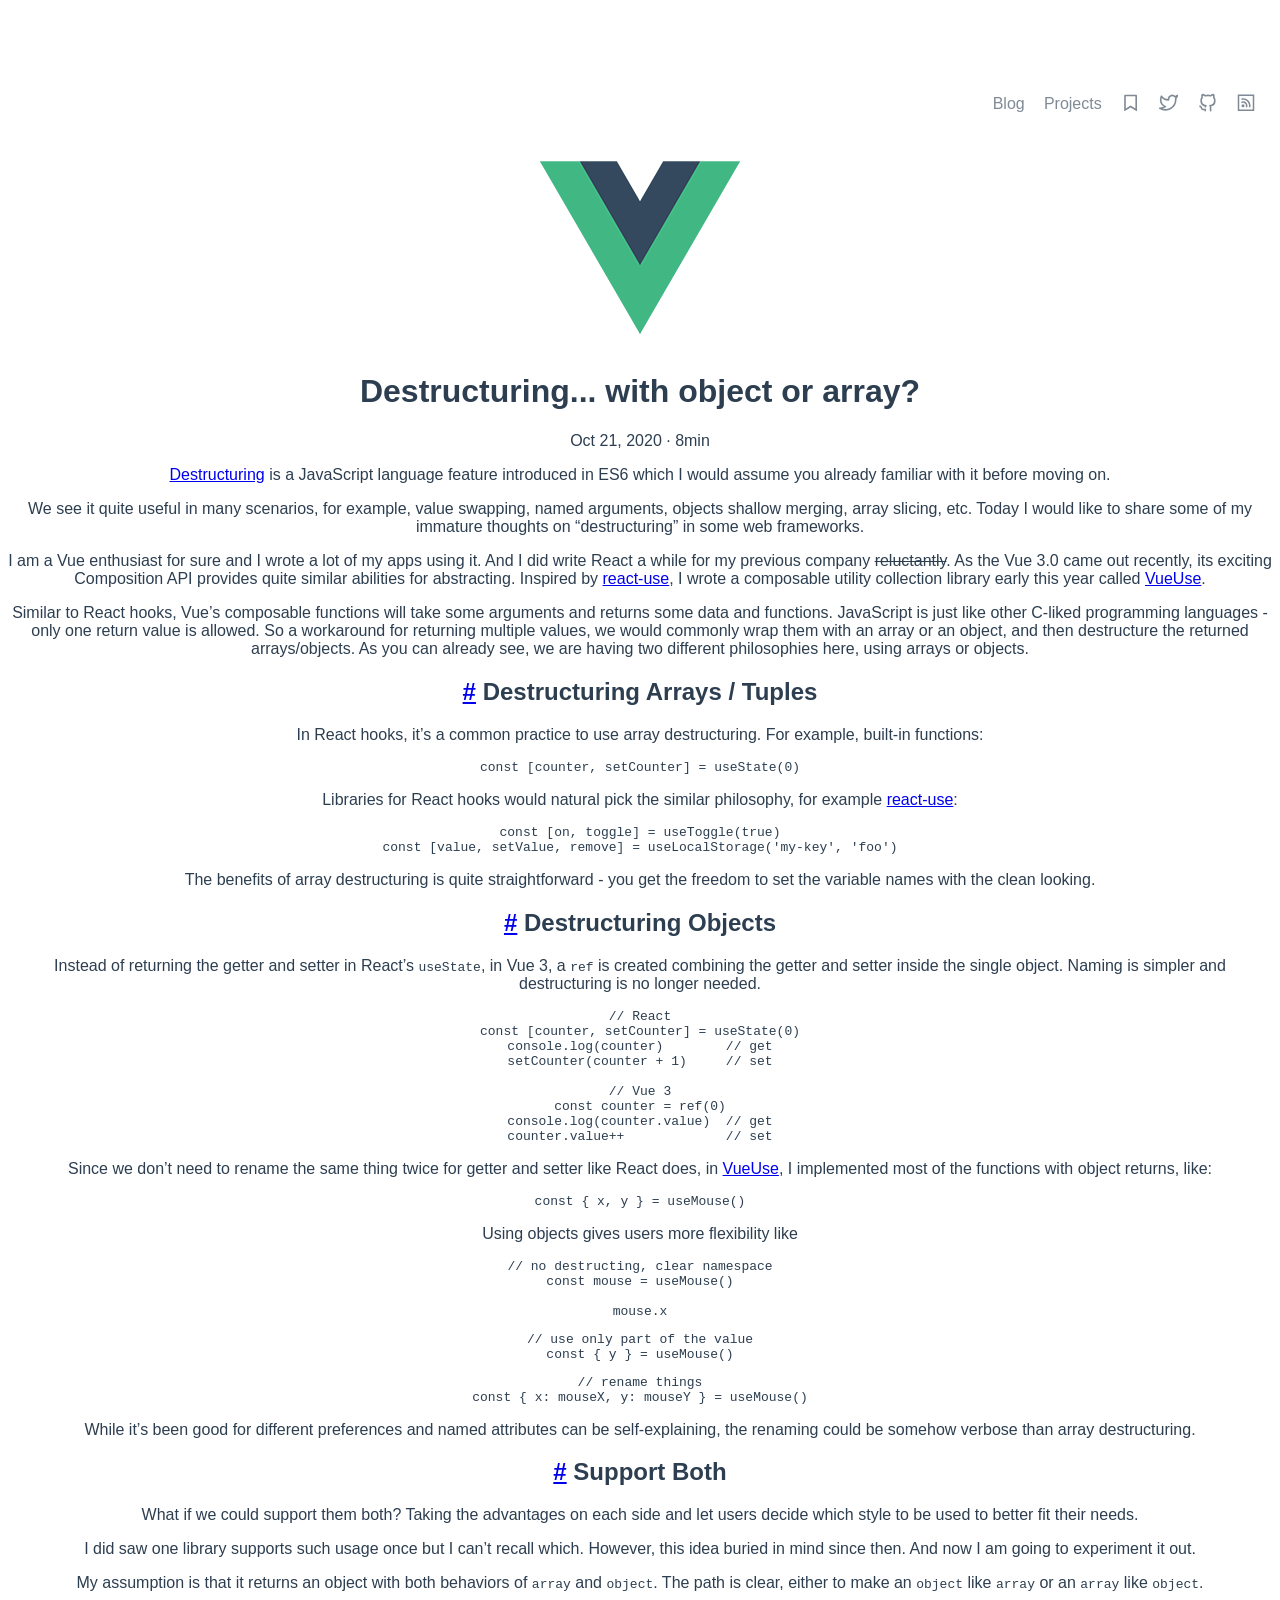
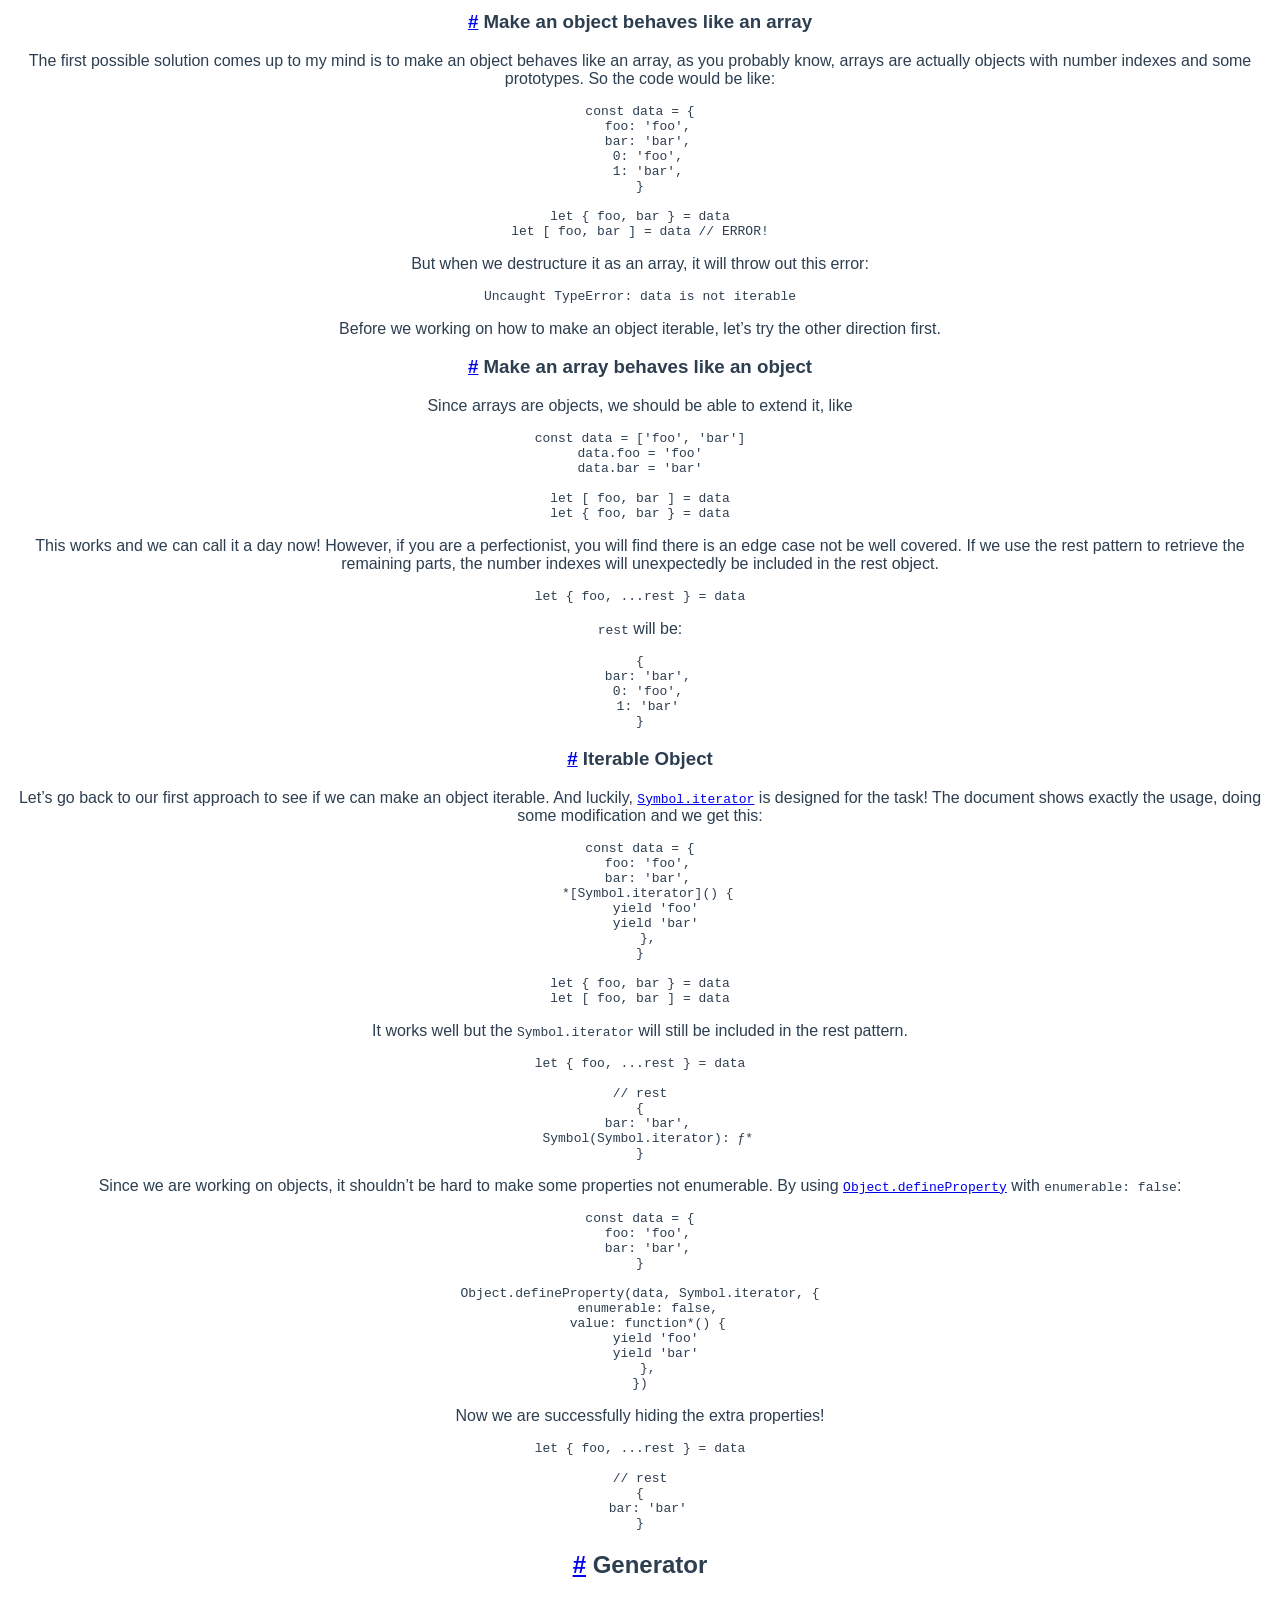
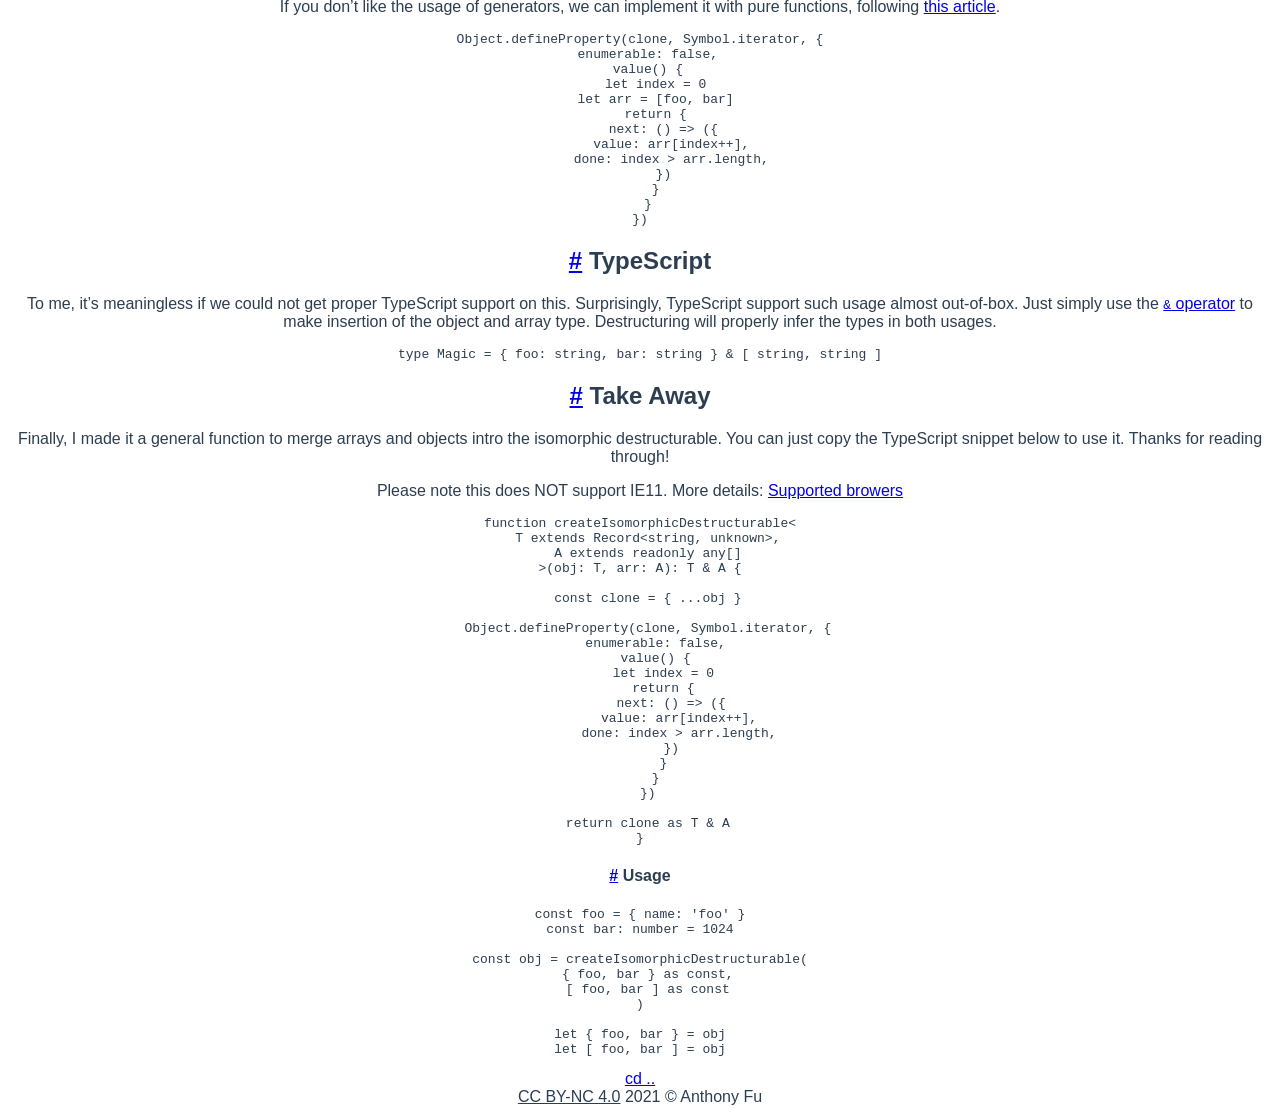
<file: posts/destructuring-with-object-or-array.html>
<!DOCTYPE html><html lang="en" data-head-attrs=""><head>
    <meta charset="UTF-8">
    <link rel="icon" href="/favicon.ico">
    <meta name="viewport" content="width=device-width, initial-scale=1.0">
    <title>Destructuring... with object or array?</title>
  <script type="module" crossorigin="" src="/assets/app.60d80988.js"></script>
  <link rel="modulepreload" href="/assets/vendor.fbceabe1.js">
  <link rel="stylesheet" href="/assets/app.ee3c4fff.css">
<link rel="modulepreload" crossorigin="" href="/assets/destructuring-with-object-or-array.8a207574.js"><meta property="og:title" content="Destructuring... with object or array?"><meta property="og:description" content="Prefer object destructure or array? Can we support both?"><meta name="description" content="Prefer object destructure or array? Can we support both?"><meta property="og:image" content="/images/destructuring.png"><meta name="twitter:card" content="summary_large_image"><meta name="head:count" content="5"></head>
  <body data-head-attrs="">
    <div id="app" data-server-rendered="true"><!--[--><header class="header" data-v-9fa0331c=""><a href="/" class="w-10 h-10 absolute lg:fixed m-6 select-none outline-none" focusable="false" data-v-9fa0331c=""></a><nav class="nav" data-v-9fa0331c=""><div class="spacer" data-v-9fa0331c=""></div><div class="right" data-v-9fa0331c=""><a href="/posts" class="" data-v-9fa0331c=""> Blog </a><a href="/projects" class="" data-v-9fa0331c=""> Projects </a><a href="/bookmarks" title="Bookmarks" class="" data-v-9fa0331c=""><svg xmlns="http://www.w3.org/2000/svg" xmlns:xlink="http://www.w3.org/1999/xlink" width="1.2em" height="1.2em" preserveAspectRatio="xMidYMid meet" viewBox="0 0 24 24" style="vertical-align:middle;transform:translateY(-5%);" data-v-9fa0331c=""><path d="M5 2h14a1 1 0 0 1 1 1v19.143a.5.5 0 0 1-.766.424L12 18.03l-7.234 4.536A.5.5 0 0 1 4 22.143V3a1 1 0 0 1 1-1zm13 2H6v15.432l6-3.761l6 3.761V4z" fill="currentColor"></path></svg></a><a href="https://twitter.com/antfu7" target="_blank" title="Twitter" class="hidden md:block" data-v-9fa0331c=""><svg xmlns="http://www.w3.org/2000/svg" xmlns:xlink="http://www.w3.org/1999/xlink" width="1.2em" height="1.2em" preserveAspectRatio="xMidYMid meet" viewBox="0 0 24 24" style="vertical-align:middle;transform:translateY(-5%);" data-v-9fa0331c=""><g fill="none" stroke="currentColor" stroke-width="2" stroke-linecap="round" stroke-linejoin="round"><path d="M23 3a10.9 10.9 0 0 1-3.14 1.53a4.48 4.48 0 0 0-7.86 3v1A10.66 10.66 0 0 1 3 4s-4 9 5 13a11.64 11.64 0 0 1-7 2c9 5 20 0 20-11.5a4.5 4.5 0 0 0-.08-.83A7.72 7.72 0 0 0 23 3z"></path></g></svg></a><a href="https://github.com/antfu" target="_blank" title="GitHub" class="hidden md:block" data-v-9fa0331c=""><svg xmlns="http://www.w3.org/2000/svg" xmlns:xlink="http://www.w3.org/1999/xlink" width="1.2em" height="1.2em" preserveAspectRatio="xMidYMid meet" viewBox="0 0 24 24" style="vertical-align:middle;transform:translateY(-5%);" data-v-9fa0331c=""><path d="M10.07 20.503a1 1 0 0 0-1.18-.983c-1.31.24-2.963.276-3.402-.958a5.708 5.708 0 0 0-1.837-2.415a1.2 1.2 0 0 1-.167-.11a1 1 0 0 0-.93-.645h-.005a1 1 0 0 0-1 .995c-.004.815.81 1.338 1.141 1.514a4.44 4.44 0 0 1 .924 1.36c.365 1.023 1.423 2.576 4.466 2.376l.003.098l.004.268a1 1 0 0 0 2 0l-.005-.318c-.005-.19-.012-.464-.012-1.182zM20.737 5.377c.032-.125.063-.264.09-.42a6.278 6.278 0 0 0-.408-3.293a1.002 1.002 0 0 0-.615-.58c-.356-.12-1.67-.357-4.184 1.25a13.87 13.87 0 0 0-6.354 0C6.762.75 5.455.966 5.102 1.079a.997.997 0 0 0-.631.584a6.3 6.3 0 0 0-.404 3.357c.025.127.051.246.079.354a6.27 6.27 0 0 0-1.256 3.83a8.422 8.422 0 0 0 .043.921c.334 4.603 3.334 5.984 5.424 6.459a4.591 4.591 0 0 0-.118.4a1 1 0 0 0 1.942.479a1.678 1.678 0 0 1 .468-.878a1 1 0 0 0-.546-1.745c-3.454-.395-4.954-1.802-5.18-4.899a6.61 6.61 0 0 1-.033-.738a4.258 4.258 0 0 1 .92-2.713a3.022 3.022 0 0 1 .195-.231a1 1 0 0 0 .188-1.025a3.388 3.388 0 0 1-.155-.555a4.094 4.094 0 0 1 .079-1.616a7.543 7.543 0 0 1 2.415 1.18a1.009 1.009 0 0 0 .827.133a11.777 11.777 0 0 1 6.173.001a1.005 1.005 0 0 0 .83-.138a7.572 7.572 0 0 1 2.406-1.19a4.04 4.04 0 0 1 .087 1.578a3.205 3.205 0 0 1-.169.607a1 1 0 0 0 .188 1.025c.078.087.155.18.224.268A4.122 4.122 0 0 1 20 9.203a7.039 7.039 0 0 1-.038.777c-.22 3.056-1.725 4.464-5.195 4.86a1 1 0 0 0-.546 1.746a1.63 1.63 0 0 1 .466.908a3.06 3.06 0 0 1 .093.82v2.333c-.01.648-.01 1.133-.01 1.356a1 1 0 1 0 2 0c0-.217 0-.692.01-1.34v-2.35a4.881 4.881 0 0 0-.155-1.311a4.256 4.256 0 0 0-.116-.416a6.513 6.513 0 0 0 5.445-6.424A8.697 8.697 0 0 0 22 9.203a6.13 6.13 0 0 0-1.263-3.826z" fill="currentColor"></path></svg></a><a href="/feed.xml" target="_blank" title="RSS" class="hidden md:block" data-v-9fa0331c=""><svg xmlns="http://www.w3.org/2000/svg" xmlns:xlink="http://www.w3.org/1999/xlink" width="1.2em" height="1.2em" preserveAspectRatio="xMidYMid meet" viewBox="0 0 32 32" style="vertical-align:middle;transform:translateY(-5%);font-size:1.25rem;margin:0 -0.125rem;" data-v-9fa0331c=""><path d="M5 5v22h22V5zm2 2h18v18H7zm5 3c-.684 0-1.355.055-2 .188v2.062a7.86 7.86 0 0 1 2-.25c4.41 0 8 3.59 8 8c0 .691-.086 1.36-.25 2h2.063A9.923 9.923 0 0 0 22 20c0-5.516-4.484-10-10-10zm0 4a5.96 5.96 0 0 0-2 .344v2.219A3.968 3.968 0 0 1 12 16c2.207 0 4 1.793 4 4c0 .73-.219 1.41-.563 2h2.22A5.96 5.96 0 0 0 18 20c0-3.309-2.691-6-6-6zm0 4a1.999 1.999 0 1 0 0 4a1.999 1.999 0 1 0 0-4z" fill="currentColor"></path></svg></a></div></nav></header><img alt="Vue logo" src="/assets/logo.03d6d6da.png"><!--[--><div class="prose m-auto mb-8"><h1 class="mb-0">Destructuring... with object or array?</h1><p class="opacity-50 mt-0">Oct 21, 2020 <span>· 8min</span></p><!----></div><!--[--><div class="prose m-auto"><blockquote><p><a href="https://developer.mozilla.org/en-US/docs/Web/JavaScript/Reference/Operators/Destructuring_assignment">Destructuring</a> is a JavaScript language feature introduced in ES6 which I would assume you already familiar with it before moving on.</p></blockquote><p>We see it quite useful in many scenarios, for example, value swapping, named arguments, objects shallow merging, array slicing, etc. Today I would like to share some of my immature thoughts on “destructuring” in some web frameworks.</p><p>I am a Vue enthusiast for sure and I wrote a lot of my apps using it. And I did write React a while for my previous company <s>reluctantly</s>. As the Vue 3.0 came out recently, its exciting Composition API provides quite similar abilities for abstracting. Inspired by <a href="https://github.com/streamich/react-use">react-use</a>, I wrote a composable utility collection library early this year called <a href="https://github.com/antfu/vueuse">VueUse</a>.</p><p>Similar to React hooks, Vue’s composable functions will take some arguments and returns some data and functions. JavaScript is just like other C-liked programming languages - only one return value is allowed. So a workaround for returning multiple values, we would commonly wrap them with an array or an object, and then destructure the returned arrays/objects. As you can already see, we are having two different philosophies here, using arrays or objects.</p><h2 id="destructuring-arrays-tuples"><a class="header-anchor" href="#destructuring-arrays-tuples" aria-hidden="true">#</a> Destructuring Arrays / Tuples</h2><p>In React hooks, it’s a common practice to use array destructuring. For example, built-in functions:</p><pre class="language-ts"><code class="language-ts"><span class="token keyword">const</span> <span class="token punctuation">[</span>counter<span class="token punctuation">,</span> setCounter<span class="token punctuation">]</span> <span class="token operator">=</span> <span class="token function">useState</span><span class="token punctuation">(</span><span class="token number">0</span><span class="token punctuation">)</span>
</code></pre><p>Libraries for React hooks would natural pick the similar philosophy, for example <a href="https://github.com/streamich/react-use">react-use</a>:</p><pre class="language-ts"><code class="language-ts"><span class="token keyword">const</span> <span class="token punctuation">[</span>on<span class="token punctuation">,</span> toggle<span class="token punctuation">]</span> <span class="token operator">=</span> <span class="token function">useToggle</span><span class="token punctuation">(</span><span class="token boolean">true</span><span class="token punctuation">)</span>
<span class="token keyword">const</span> <span class="token punctuation">[</span>value<span class="token punctuation">,</span> setValue<span class="token punctuation">,</span> remove<span class="token punctuation">]</span> <span class="token operator">=</span> <span class="token function">useLocalStorage</span><span class="token punctuation">(</span><span class="token string">'my-key'</span><span class="token punctuation">,</span> <span class="token string">'foo'</span><span class="token punctuation">)</span>
</code></pre><p>The benefits of array destructuring is quite straightforward - you get the freedom to set the variable names with the clean looking.</p><h2 id="destructuring-objects"><a class="header-anchor" href="#destructuring-objects" aria-hidden="true">#</a> Destructuring Objects</h2><p>Instead of returning the getter and setter in React’s <code>useState</code>, in Vue 3, a <code>ref</code> is created combining the getter and setter inside the single object. Naming is simpler and destructuring is no longer needed.</p><pre class="language-ts"><code class="language-ts"><span class="token comment">// React</span>
<span class="token keyword">const</span> <span class="token punctuation">[</span>counter<span class="token punctuation">,</span> setCounter<span class="token punctuation">]</span> <span class="token operator">=</span> <span class="token function">useState</span><span class="token punctuation">(</span><span class="token number">0</span><span class="token punctuation">)</span>
<span class="token builtin">console</span><span class="token punctuation">.</span><span class="token function">log</span><span class="token punctuation">(</span>counter<span class="token punctuation">)</span>        <span class="token comment">// get</span>
<span class="token function">setCounter</span><span class="token punctuation">(</span>counter <span class="token operator">+</span> <span class="token number">1</span><span class="token punctuation">)</span>     <span class="token comment">// set</span>

<span class="token comment">// Vue 3</span>
<span class="token keyword">const</span> counter <span class="token operator">=</span> <span class="token function">ref</span><span class="token punctuation">(</span><span class="token number">0</span><span class="token punctuation">)</span>
<span class="token builtin">console</span><span class="token punctuation">.</span><span class="token function">log</span><span class="token punctuation">(</span>counter<span class="token punctuation">.</span>value<span class="token punctuation">)</span>  <span class="token comment">// get</span>
counter<span class="token punctuation">.</span>value<span class="token operator">++</span>             <span class="token comment">// set</span>
</code></pre><p>Since we don’t need to rename the same thing twice for getter and setter like React does, in <a href="https://github.com/antfu/vueuse">VueUse</a>, I implemented most of the functions with object returns, like:</p><pre class="language-ts"><code class="language-ts"><span class="token keyword">const</span> <span class="token punctuation">{</span> x<span class="token punctuation">,</span> y <span class="token punctuation">}</span> <span class="token operator">=</span> <span class="token function">useMouse</span><span class="token punctuation">(</span><span class="token punctuation">)</span>
</code></pre><p>Using objects gives users more flexibility like</p><pre class="language-ts"><code class="language-ts"><span class="token comment">// no destructing, clear namespace</span>
<span class="token keyword">const</span> mouse <span class="token operator">=</span> <span class="token function">useMouse</span><span class="token punctuation">(</span><span class="token punctuation">)</span>

mouse<span class="token punctuation">.</span>x
</code></pre><pre class="language-ts"><code class="language-ts"><span class="token comment">// use only part of the value</span>
<span class="token keyword">const</span> <span class="token punctuation">{</span> y <span class="token punctuation">}</span> <span class="token operator">=</span> <span class="token function">useMouse</span><span class="token punctuation">(</span><span class="token punctuation">)</span>
</code></pre><pre class="language-ts"><code class="language-ts"><span class="token comment">// rename things</span>
<span class="token keyword">const</span> <span class="token punctuation">{</span> x<span class="token operator">:</span> mouseX<span class="token punctuation">,</span> y<span class="token operator">:</span> mouseY <span class="token punctuation">}</span> <span class="token operator">=</span> <span class="token function">useMouse</span><span class="token punctuation">(</span><span class="token punctuation">)</span>
</code></pre><p>While it’s been good for different preferences and named attributes can be self-explaining, the renaming could be somehow verbose than array destructuring.</p><h2 id="support-both"><a class="header-anchor" href="#support-both" aria-hidden="true">#</a> Support Both</h2><p>What if we could support them both? Taking the advantages on each side and let users decide which style to be used to better fit their needs.</p><p>I did saw one library supports such usage once but I can’t recall which. However, this idea buried in mind since then. And now I am going to experiment it out.</p><p>My assumption is that it returns an object with both behaviors of <code>array</code> and <code>object</code>. The path is clear, either to make an <code>object</code> like <code>array</code> or an <code>array</code> like <code>object</code>.</p><h3 id="make-an-object-behaves-like-an-array"><a class="header-anchor" href="#make-an-object-behaves-like-an-array" aria-hidden="true">#</a> Make an object behaves like an array</h3><p>The first possible solution comes up to my mind is to make an object behaves like an array, as you probably know, arrays are actually objects with number indexes and some prototypes. So the code would be like:</p><pre class="language-ts"><code class="language-ts"><span class="token keyword">const</span> data <span class="token operator">=</span> <span class="token punctuation">{</span>
  foo<span class="token operator">:</span> <span class="token string">'foo'</span><span class="token punctuation">,</span>
  bar<span class="token operator">:</span> <span class="token string">'bar'</span><span class="token punctuation">,</span>
  <span class="token number">0</span><span class="token operator">:</span> <span class="token string">'foo'</span><span class="token punctuation">,</span>
  <span class="token number">1</span><span class="token operator">:</span> <span class="token string">'bar'</span><span class="token punctuation">,</span>
<span class="token punctuation">}</span>

<span class="token keyword">let</span> <span class="token punctuation">{</span> foo<span class="token punctuation">,</span> bar <span class="token punctuation">}</span> <span class="token operator">=</span> data
<span class="token keyword">let</span> <span class="token punctuation">[</span> foo<span class="token punctuation">,</span> bar <span class="token punctuation">]</span> <span class="token operator">=</span> data <span class="token comment">// ERROR!</span>
</code></pre><p>But when we destructure it as an array, it will throw out this error:</p><pre class="language-ts"><code class="language-ts">Uncaught TypeError<span class="token operator">:</span> data <span class="token keyword">is</span> not iterable
</code></pre><p>Before we working on how to make an object iterable, let’s try the other direction first.</p><h3 id="make-an-array-behaves-like-an-object"><a class="header-anchor" href="#make-an-array-behaves-like-an-object" aria-hidden="true">#</a> Make an array behaves like an object</h3><p>Since arrays are objects, we should be able to extend it, like</p><pre class="language-ts"><code class="language-ts"><span class="token keyword">const</span> data <span class="token operator">=</span> <span class="token punctuation">[</span><span class="token string">'foo'</span><span class="token punctuation">,</span> <span class="token string">'bar'</span><span class="token punctuation">]</span>
data<span class="token punctuation">.</span>foo <span class="token operator">=</span> <span class="token string">'foo'</span>
data<span class="token punctuation">.</span>bar <span class="token operator">=</span> <span class="token string">'bar'</span>

<span class="token keyword">let</span> <span class="token punctuation">[</span> foo<span class="token punctuation">,</span> bar <span class="token punctuation">]</span> <span class="token operator">=</span> data
<span class="token keyword">let</span> <span class="token punctuation">{</span> foo<span class="token punctuation">,</span> bar <span class="token punctuation">}</span> <span class="token operator">=</span> data
</code></pre><p>This works and we can call it a day now! However, if you are a perfectionist, you will find there is an edge case not be well covered. If we use the rest pattern to retrieve the remaining parts, the number indexes will unexpectedly be included in the rest object.</p><pre class="language-ts"><code class="language-ts"><span class="token keyword">let</span> <span class="token punctuation">{</span> foo<span class="token punctuation">,</span> <span class="token operator">...</span>rest <span class="token punctuation">}</span> <span class="token operator">=</span> data
</code></pre><p><code>rest</code> will be:</p><pre class="language-ts"><code class="language-ts"><span class="token punctuation">{</span>
  bar<span class="token operator">:</span> <span class="token string">'bar'</span><span class="token punctuation">,</span>
  <span class="token number">0</span><span class="token operator">:</span> <span class="token string">'foo'</span><span class="token punctuation">,</span>
  <span class="token number">1</span><span class="token operator">:</span> <span class="token string">'bar'</span>
<span class="token punctuation">}</span>
</code></pre><h3 id="iterable-object"><a class="header-anchor" href="#iterable-object" aria-hidden="true">#</a> Iterable Object</h3><p>Let’s go back to our first approach to see if we can make an object iterable. And luckily, <a href="https://developer.mozilla.org/en-US/docs/Web/JavaScript/Reference/Global_Objects/Symbol/iterator"><code>Symbol.iterator</code></a> is designed for the task! The document shows exactly the usage, doing some modification and we get this:</p><pre class="language-ts"><code class="language-ts"><span class="token keyword">const</span> data <span class="token operator">=</span> <span class="token punctuation">{</span>
  foo<span class="token operator">:</span> <span class="token string">'foo'</span><span class="token punctuation">,</span>
  bar<span class="token operator">:</span> <span class="token string">'bar'</span><span class="token punctuation">,</span>
  <span class="token operator">*</span><span class="token punctuation">[</span>Symbol<span class="token punctuation">.</span>iterator<span class="token punctuation">]</span><span class="token punctuation">(</span><span class="token punctuation">)</span> <span class="token punctuation">{</span>
    <span class="token keyword">yield</span> <span class="token string">'foo'</span>
    <span class="token keyword">yield</span> <span class="token string">'bar'</span>
  <span class="token punctuation">}</span><span class="token punctuation">,</span>
<span class="token punctuation">}</span>

<span class="token keyword">let</span> <span class="token punctuation">{</span> foo<span class="token punctuation">,</span> bar <span class="token punctuation">}</span> <span class="token operator">=</span> data
<span class="token keyword">let</span> <span class="token punctuation">[</span> foo<span class="token punctuation">,</span> bar <span class="token punctuation">]</span> <span class="token operator">=</span> data
</code></pre><p>It works well but the <code>Symbol.iterator</code> will still be included in the rest pattern.</p><pre class="language-ts"><code class="language-ts"><span class="token keyword">let</span> <span class="token punctuation">{</span> foo<span class="token punctuation">,</span> <span class="token operator">...</span>rest <span class="token punctuation">}</span> <span class="token operator">=</span> data

<span class="token comment">// rest</span>
<span class="token punctuation">{</span>
  bar<span class="token operator">:</span> <span class="token string">'bar'</span><span class="token punctuation">,</span>
  <span class="token function">Symbol</span><span class="token punctuation">(</span>Symbol<span class="token punctuation">.</span>iterator<span class="token punctuation">)</span><span class="token operator">:</span> ƒ<span class="token operator">*</span>
<span class="token punctuation">}</span>
</code></pre><p>Since we are working on objects, it shouldn’t be hard to make some properties not enumerable. By using <a href="https://developer.mozilla.org/en-US/docs/Web/JavaScript/Reference/Global_Objects/Object/defineProperty"><code>Object.defineProperty</code></a> with <code>enumerable: false</code>:</p><pre class="language-ts"><code class="language-ts"><span class="token keyword">const</span> data <span class="token operator">=</span> <span class="token punctuation">{</span>
  foo<span class="token operator">:</span> <span class="token string">'foo'</span><span class="token punctuation">,</span>
  bar<span class="token operator">:</span> <span class="token string">'bar'</span><span class="token punctuation">,</span>
<span class="token punctuation">}</span>

Object<span class="token punctuation">.</span><span class="token function">defineProperty</span><span class="token punctuation">(</span>data<span class="token punctuation">,</span> Symbol<span class="token punctuation">.</span>iterator<span class="token punctuation">,</span> <span class="token punctuation">{</span>
  enumerable<span class="token operator">:</span> <span class="token boolean">false</span><span class="token punctuation">,</span>
  <span class="token function-variable function">value</span><span class="token operator">:</span> <span class="token keyword">function</span><span class="token operator">*</span><span class="token punctuation">(</span><span class="token punctuation">)</span> <span class="token punctuation">{</span>
    <span class="token keyword">yield</span> <span class="token string">'foo'</span>
    <span class="token keyword">yield</span> <span class="token string">'bar'</span>
  <span class="token punctuation">}</span><span class="token punctuation">,</span>
<span class="token punctuation">}</span><span class="token punctuation">)</span>
</code></pre><p>Now we are successfully hiding the extra properties!</p><pre class="language-ts"><code class="language-ts"><span class="token keyword">let</span> <span class="token punctuation">{</span> foo<span class="token punctuation">,</span> <span class="token operator">...</span>rest <span class="token punctuation">}</span> <span class="token operator">=</span> data

<span class="token comment">// rest</span>
<span class="token punctuation">{</span>
  bar<span class="token operator">:</span> <span class="token string">'bar'</span>
<span class="token punctuation">}</span>
</code></pre><h2 id="generator"><a class="header-anchor" href="#generator" aria-hidden="true">#</a> Generator</h2><p>If you don’t like the usage of generators, we can implement it with pure functions, following <a href="https://itnext.io/introduction-to-javascript-iterator-eac78849e0f7#:~:text=An%20iterator%20is%20an%20object,new%20iterator%20for%20each%20call">this article</a>.</p><pre class="language-ts"><code class="language-ts">Object<span class="token punctuation">.</span><span class="token function">defineProperty</span><span class="token punctuation">(</span>clone<span class="token punctuation">,</span> Symbol<span class="token punctuation">.</span>iterator<span class="token punctuation">,</span> <span class="token punctuation">{</span>
  enumerable<span class="token operator">:</span> <span class="token boolean">false</span><span class="token punctuation">,</span>
  <span class="token function">value</span><span class="token punctuation">(</span><span class="token punctuation">)</span> <span class="token punctuation">{</span>
    <span class="token keyword">let</span> index <span class="token operator">=</span> <span class="token number">0</span>
    <span class="token keyword">let</span> arr <span class="token operator">=</span> <span class="token punctuation">[</span>foo<span class="token punctuation">,</span> bar<span class="token punctuation">]</span>
    <span class="token keyword">return</span> <span class="token punctuation">{</span>
      <span class="token function-variable function">next</span><span class="token operator">:</span> <span class="token punctuation">(</span><span class="token punctuation">)</span> <span class="token operator">=&gt;</span> <span class="token punctuation">(</span><span class="token punctuation">{</span>
        value<span class="token operator">:</span> arr<span class="token punctuation">[</span>index<span class="token operator">++</span><span class="token punctuation">]</span><span class="token punctuation">,</span>
        done<span class="token operator">:</span> index <span class="token operator">&gt;</span> arr<span class="token punctuation">.</span>length<span class="token punctuation">,</span>
      <span class="token punctuation">}</span><span class="token punctuation">)</span>
    <span class="token punctuation">}</span>
  <span class="token punctuation">}</span>
<span class="token punctuation">}</span><span class="token punctuation">)</span>
</code></pre><h2 id="typescript"><a class="header-anchor" href="#typescript" aria-hidden="true">#</a> TypeScript</h2><p>To me, it’s meaningless if we could not get proper TypeScript support on this. Surprisingly, TypeScript support such usage almost out-of-box. Just simply use the <a href="https://www.typescriptlang.org/docs/handbook/unions-and-intersections.html#intersection-types"><code>&amp;</code> operator</a> to make insertion of the object and array type. Destructuring will properly infer the types in both usages.</p><pre class="language-ts"><code class="language-ts"><span class="token keyword">type</span> <span class="token class-name">Magic</span> <span class="token operator">=</span> <span class="token punctuation">{</span> foo<span class="token operator">:</span> <span class="token builtin">string</span><span class="token punctuation">,</span> bar<span class="token operator">:</span> <span class="token builtin">string</span> <span class="token punctuation">}</span> <span class="token operator">&amp;</span> <span class="token punctuation">[</span> <span class="token builtin">string</span><span class="token punctuation">,</span> <span class="token builtin">string</span> <span class="token punctuation">]</span>
</code></pre><h2 id="take-away"><a class="header-anchor" href="#take-away" aria-hidden="true">#</a> Take Away</h2><p>Finally, I made it a general function to merge arrays and objects intro the isomorphic destructurable. You can just copy the TypeScript snippet below to use it. Thanks for reading through!</p><blockquote><p>Please note this does NOT support IE11. More details: <a href="https://caniuse.com/?search=Symbol.iterator">Supported browers</a></p></blockquote><pre class="language-ts"><code class="language-ts"><span class="token keyword">function</span> <span class="token generic-function"><span class="token function">createIsomorphicDestructurable</span><span class="token generic class-name"><span class="token operator">&lt;</span>
  <span class="token constant">T</span> <span class="token keyword">extends</span> Record<span class="token operator">&lt;</span><span class="token builtin">string</span><span class="token punctuation">,</span> <span class="token builtin">unknown</span><span class="token operator">&gt;</span><span class="token punctuation">,</span>
  <span class="token constant">A</span> <span class="token keyword">extends</span> <span class="token keyword">readonly</span> <span class="token builtin">any</span><span class="token punctuation">[</span><span class="token punctuation">]</span>
<span class="token operator">&gt;</span></span></span><span class="token punctuation">(</span>obj<span class="token operator">:</span> <span class="token constant">T</span><span class="token punctuation">,</span> arr<span class="token operator">:</span> <span class="token constant">A</span><span class="token punctuation">)</span><span class="token operator">:</span> <span class="token constant">T</span> <span class="token operator">&amp;</span> <span class="token constant">A</span> <span class="token punctuation">{</span>

  <span class="token keyword">const</span> clone <span class="token operator">=</span> <span class="token punctuation">{</span> <span class="token operator">...</span>obj <span class="token punctuation">}</span>

  Object<span class="token punctuation">.</span><span class="token function">defineProperty</span><span class="token punctuation">(</span>clone<span class="token punctuation">,</span> Symbol<span class="token punctuation">.</span>iterator<span class="token punctuation">,</span> <span class="token punctuation">{</span>
    enumerable<span class="token operator">:</span> <span class="token boolean">false</span><span class="token punctuation">,</span>
    <span class="token function">value</span><span class="token punctuation">(</span><span class="token punctuation">)</span> <span class="token punctuation">{</span>
      <span class="token keyword">let</span> index <span class="token operator">=</span> <span class="token number">0</span>
      <span class="token keyword">return</span> <span class="token punctuation">{</span>
        <span class="token function-variable function">next</span><span class="token operator">:</span> <span class="token punctuation">(</span><span class="token punctuation">)</span> <span class="token operator">=&gt;</span> <span class="token punctuation">(</span><span class="token punctuation">{</span>
          value<span class="token operator">:</span> arr<span class="token punctuation">[</span>index<span class="token operator">++</span><span class="token punctuation">]</span><span class="token punctuation">,</span>
          done<span class="token operator">:</span> index <span class="token operator">&gt;</span> arr<span class="token punctuation">.</span>length<span class="token punctuation">,</span>
        <span class="token punctuation">}</span><span class="token punctuation">)</span>
      <span class="token punctuation">}</span>
    <span class="token punctuation">}</span>
  <span class="token punctuation">}</span><span class="token punctuation">)</span>

  <span class="token keyword">return</span> clone <span class="token keyword">as</span> <span class="token constant">T</span> <span class="token operator">&amp;</span> <span class="token constant">A</span>
<span class="token punctuation">}</span>
</code></pre><h4 id="usage"><a class="header-anchor" href="#usage" aria-hidden="true">#</a> Usage</h4><pre class="language-ts"><code class="language-ts"><span class="token keyword">const</span> foo <span class="token operator">=</span> <span class="token punctuation">{</span> name<span class="token operator">:</span> <span class="token string">'foo'</span> <span class="token punctuation">}</span>
<span class="token keyword">const</span> bar<span class="token operator">:</span> <span class="token builtin">number</span> <span class="token operator">=</span> <span class="token number">1024</span>

<span class="token keyword">const</span> obj <span class="token operator">=</span> <span class="token function">createIsomorphicDestructurable</span><span class="token punctuation">(</span>
  <span class="token punctuation">{</span> foo<span class="token punctuation">,</span> bar <span class="token punctuation">}</span> <span class="token keyword">as</span> <span class="token keyword">const</span><span class="token punctuation">,</span>
  <span class="token punctuation">[</span> foo<span class="token punctuation">,</span> bar <span class="token punctuation">]</span> <span class="token keyword">as</span> <span class="token keyword">const</span>
<span class="token punctuation">)</span>

<span class="token keyword">let</span> <span class="token punctuation">{</span> foo<span class="token punctuation">,</span> bar <span class="token punctuation">}</span> <span class="token operator">=</span> obj
<span class="token keyword">let</span> <span class="token punctuation">[</span> foo<span class="token punctuation">,</span> bar <span class="token punctuation">]</span> <span class="token operator">=</span> obj
</code></pre></div><!--]--><div class="prose m-auto mt-8 mb-8"><a href="/posts" class="font-mono no-underline opacity-50 hover:opacity-75"> cd .. </a></div><!--]--><div class="mt-10 mb-6 prose m-auto opacity-50 flex"><span class="text-sm"><a target="_blank" href="https://creativecommons.org/licenses/by-nc/4.0/" style="color:inherit;">CC BY-NC 4.0</a> 2021 © Anthony Fu</span><div class="flex-auto"></div></div><!--]--></div>
    
  

</body></html>
</file>
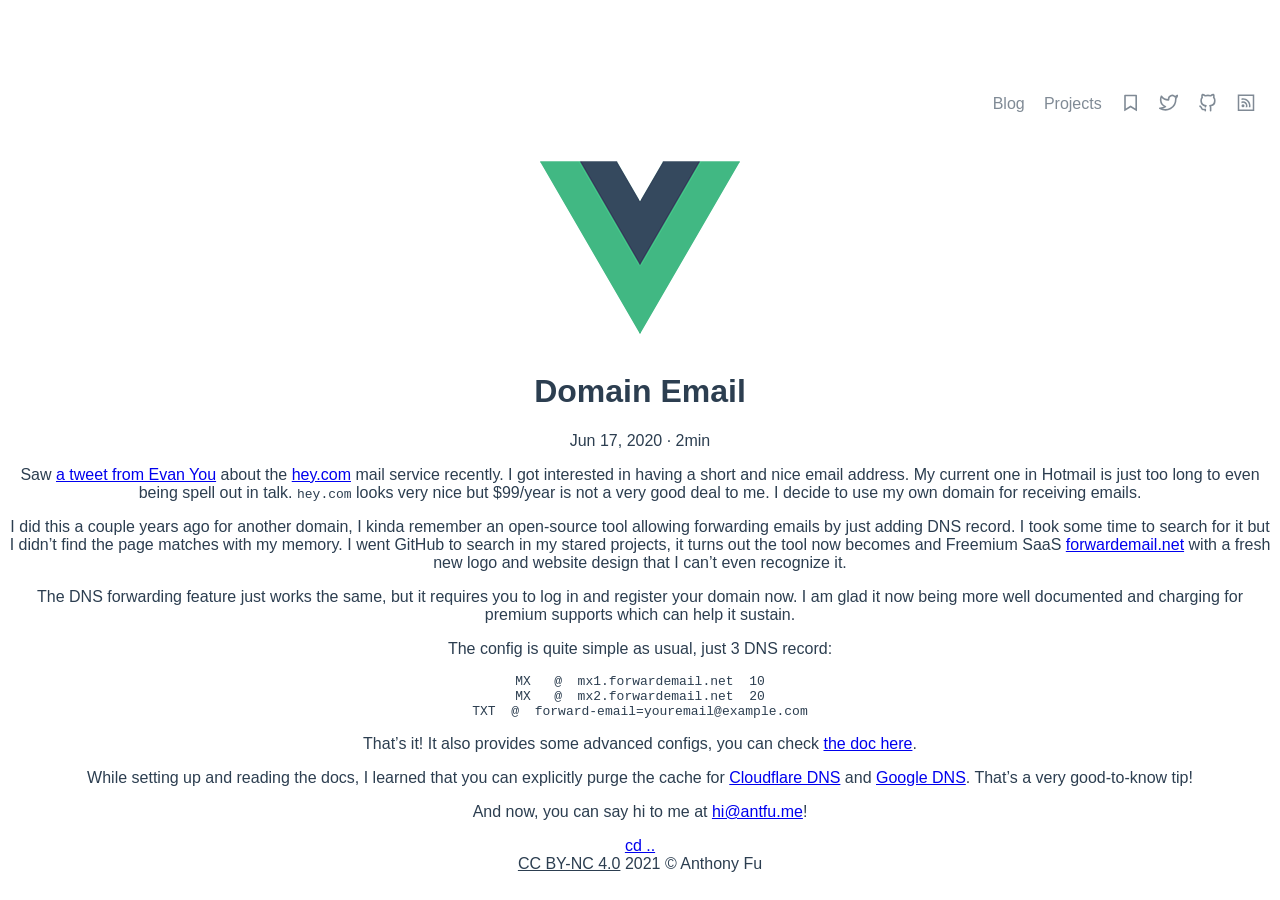
<file: posts/domain-email.html>
<!DOCTYPE html><html lang="en" data-head-attrs=""><head>
    <meta charset="UTF-8">
    <link rel="icon" href="/favicon.ico">
    <meta name="viewport" content="width=device-width, initial-scale=1.0">
    <title>Domain Email</title>
  <script type="module" crossorigin="" src="/assets/app.60d80988.js"></script>
  <link rel="modulepreload" href="/assets/vendor.fbceabe1.js">
  <link rel="stylesheet" href="/assets/app.ee3c4fff.css">
<link rel="modulepreload" crossorigin="" href="/assets/domain-email.7e18541d.js"><meta property="og:title" content="Domain Email"><meta name="head:count" content="1"></head>
  <body data-head-attrs="">
    <div id="app" data-server-rendered="true"><!--[--><header class="header" data-v-9fa0331c=""><a href="/" class="w-10 h-10 absolute lg:fixed m-6 select-none outline-none" focusable="false" data-v-9fa0331c=""></a><nav class="nav" data-v-9fa0331c=""><div class="spacer" data-v-9fa0331c=""></div><div class="right" data-v-9fa0331c=""><a href="/posts" class="" data-v-9fa0331c=""> Blog </a><a href="/projects" class="" data-v-9fa0331c=""> Projects </a><a href="/bookmarks" title="Bookmarks" class="" data-v-9fa0331c=""><svg xmlns="http://www.w3.org/2000/svg" xmlns:xlink="http://www.w3.org/1999/xlink" width="1.2em" height="1.2em" preserveAspectRatio="xMidYMid meet" viewBox="0 0 24 24" style="vertical-align:middle;transform:translateY(-5%);" data-v-9fa0331c=""><path d="M5 2h14a1 1 0 0 1 1 1v19.143a.5.5 0 0 1-.766.424L12 18.03l-7.234 4.536A.5.5 0 0 1 4 22.143V3a1 1 0 0 1 1-1zm13 2H6v15.432l6-3.761l6 3.761V4z" fill="currentColor"></path></svg></a><a href="https://twitter.com/antfu7" target="_blank" title="Twitter" class="hidden md:block" data-v-9fa0331c=""><svg xmlns="http://www.w3.org/2000/svg" xmlns:xlink="http://www.w3.org/1999/xlink" width="1.2em" height="1.2em" preserveAspectRatio="xMidYMid meet" viewBox="0 0 24 24" style="vertical-align:middle;transform:translateY(-5%);" data-v-9fa0331c=""><g fill="none" stroke="currentColor" stroke-width="2" stroke-linecap="round" stroke-linejoin="round"><path d="M23 3a10.9 10.9 0 0 1-3.14 1.53a4.48 4.48 0 0 0-7.86 3v1A10.66 10.66 0 0 1 3 4s-4 9 5 13a11.64 11.64 0 0 1-7 2c9 5 20 0 20-11.5a4.5 4.5 0 0 0-.08-.83A7.72 7.72 0 0 0 23 3z"></path></g></svg></a><a href="https://github.com/antfu" target="_blank" title="GitHub" class="hidden md:block" data-v-9fa0331c=""><svg xmlns="http://www.w3.org/2000/svg" xmlns:xlink="http://www.w3.org/1999/xlink" width="1.2em" height="1.2em" preserveAspectRatio="xMidYMid meet" viewBox="0 0 24 24" style="vertical-align:middle;transform:translateY(-5%);" data-v-9fa0331c=""><path d="M10.07 20.503a1 1 0 0 0-1.18-.983c-1.31.24-2.963.276-3.402-.958a5.708 5.708 0 0 0-1.837-2.415a1.2 1.2 0 0 1-.167-.11a1 1 0 0 0-.93-.645h-.005a1 1 0 0 0-1 .995c-.004.815.81 1.338 1.141 1.514a4.44 4.44 0 0 1 .924 1.36c.365 1.023 1.423 2.576 4.466 2.376l.003.098l.004.268a1 1 0 0 0 2 0l-.005-.318c-.005-.19-.012-.464-.012-1.182zM20.737 5.377c.032-.125.063-.264.09-.42a6.278 6.278 0 0 0-.408-3.293a1.002 1.002 0 0 0-.615-.58c-.356-.12-1.67-.357-4.184 1.25a13.87 13.87 0 0 0-6.354 0C6.762.75 5.455.966 5.102 1.079a.997.997 0 0 0-.631.584a6.3 6.3 0 0 0-.404 3.357c.025.127.051.246.079.354a6.27 6.27 0 0 0-1.256 3.83a8.422 8.422 0 0 0 .043.921c.334 4.603 3.334 5.984 5.424 6.459a4.591 4.591 0 0 0-.118.4a1 1 0 0 0 1.942.479a1.678 1.678 0 0 1 .468-.878a1 1 0 0 0-.546-1.745c-3.454-.395-4.954-1.802-5.18-4.899a6.61 6.61 0 0 1-.033-.738a4.258 4.258 0 0 1 .92-2.713a3.022 3.022 0 0 1 .195-.231a1 1 0 0 0 .188-1.025a3.388 3.388 0 0 1-.155-.555a4.094 4.094 0 0 1 .079-1.616a7.543 7.543 0 0 1 2.415 1.18a1.009 1.009 0 0 0 .827.133a11.777 11.777 0 0 1 6.173.001a1.005 1.005 0 0 0 .83-.138a7.572 7.572 0 0 1 2.406-1.19a4.04 4.04 0 0 1 .087 1.578a3.205 3.205 0 0 1-.169.607a1 1 0 0 0 .188 1.025c.078.087.155.18.224.268A4.122 4.122 0 0 1 20 9.203a7.039 7.039 0 0 1-.038.777c-.22 3.056-1.725 4.464-5.195 4.86a1 1 0 0 0-.546 1.746a1.63 1.63 0 0 1 .466.908a3.06 3.06 0 0 1 .093.82v2.333c-.01.648-.01 1.133-.01 1.356a1 1 0 1 0 2 0c0-.217 0-.692.01-1.34v-2.35a4.881 4.881 0 0 0-.155-1.311a4.256 4.256 0 0 0-.116-.416a6.513 6.513 0 0 0 5.445-6.424A8.697 8.697 0 0 0 22 9.203a6.13 6.13 0 0 0-1.263-3.826z" fill="currentColor"></path></svg></a><a href="/feed.xml" target="_blank" title="RSS" class="hidden md:block" data-v-9fa0331c=""><svg xmlns="http://www.w3.org/2000/svg" xmlns:xlink="http://www.w3.org/1999/xlink" width="1.2em" height="1.2em" preserveAspectRatio="xMidYMid meet" viewBox="0 0 32 32" style="vertical-align:middle;transform:translateY(-5%);font-size:1.25rem;margin:0 -0.125rem;" data-v-9fa0331c=""><path d="M5 5v22h22V5zm2 2h18v18H7zm5 3c-.684 0-1.355.055-2 .188v2.062a7.86 7.86 0 0 1 2-.25c4.41 0 8 3.59 8 8c0 .691-.086 1.36-.25 2h2.063A9.923 9.923 0 0 0 22 20c0-5.516-4.484-10-10-10zm0 4a5.96 5.96 0 0 0-2 .344v2.219A3.968 3.968 0 0 1 12 16c2.207 0 4 1.793 4 4c0 .73-.219 1.41-.563 2h2.22A5.96 5.96 0 0 0 18 20c0-3.309-2.691-6-6-6zm0 4a1.999 1.999 0 1 0 0 4a1.999 1.999 0 1 0 0-4z" fill="currentColor"></path></svg></a></div></nav></header><img alt="Vue logo" src="/assets/logo.03d6d6da.png"><!--[--><div class="prose m-auto mb-8"><h1 class="mb-0">Domain Email</h1><p class="opacity-50 mt-0">Jun 17, 2020 <span>· 2min</span></p><!----></div><!--[--><div class="prose m-auto"><p>Saw <a href="https://twitter.com/youyuxi/status/1272932071749619712">a tweet from Evan You</a> about the <a href="https://hey.com/">hey.com</a> mail service recently. I got interested in having a short and nice email address. My current one in Hotmail is just too long to even being spell out in talk. <code>hey.com</code> looks very nice but $99/year is not a very good deal to me. I decide to use my own domain for receiving emails.</p><p>I did this a couple years ago for another domain, I kinda remember an open-source tool allowing forwarding emails by just adding DNS record. I took some time to search for it but I didn’t find the page matches with my memory. I went GitHub to search in my stared projects, it turns out the tool now becomes and Freemium SaaS <a href="https://forwardemail.net/">forwardemail.net</a> with a fresh new logo and website design that I can’t even recognize it.</p><p>The DNS forwarding feature just works the same, but it requires you to log in and register your domain now. I am glad it now being more well documented and charging for premium supports which can help it sustain.</p><p>The config is quite simple as usual, just 3 DNS record:</p><pre class="language-html"><code class="language-html">MX   @  mx1.forwardemail.net  10
MX   @  mx2.forwardemail.net  20
TXT  @  forward-email=youremail@example.com
</code></pre><p>That’s it! It also provides some advanced configs, you can check <a href="https://forwardemail.net/en/faq">the doc here</a>.</p><p>While setting up and reading the docs, I learned that you can explicitly purge the cache for <a href="https://1.1.1.1/purge-cache/">Cloudflare DNS</a> and <a href="https://developers.google.com/speed/public-dns/cache">Google DNS</a>. That’s a very good-to-know tip!</p><p>And now, you can say hi to me at <a href="mailto:hi@antfu.me">hi@antfu.me</a>!</p></div><!--]--><div class="prose m-auto mt-8 mb-8"><a href="/posts" class="font-mono no-underline opacity-50 hover:opacity-75"> cd .. </a></div><!--]--><div class="mt-10 mb-6 prose m-auto opacity-50 flex"><span class="text-sm"><a target="_blank" href="https://creativecommons.org/licenses/by-nc/4.0/" style="color:inherit;">CC BY-NC 4.0</a> 2021 © Anthony Fu</span><div class="flex-auto"></div></div><!--]--></div>
    
  

</body></html>
</file>
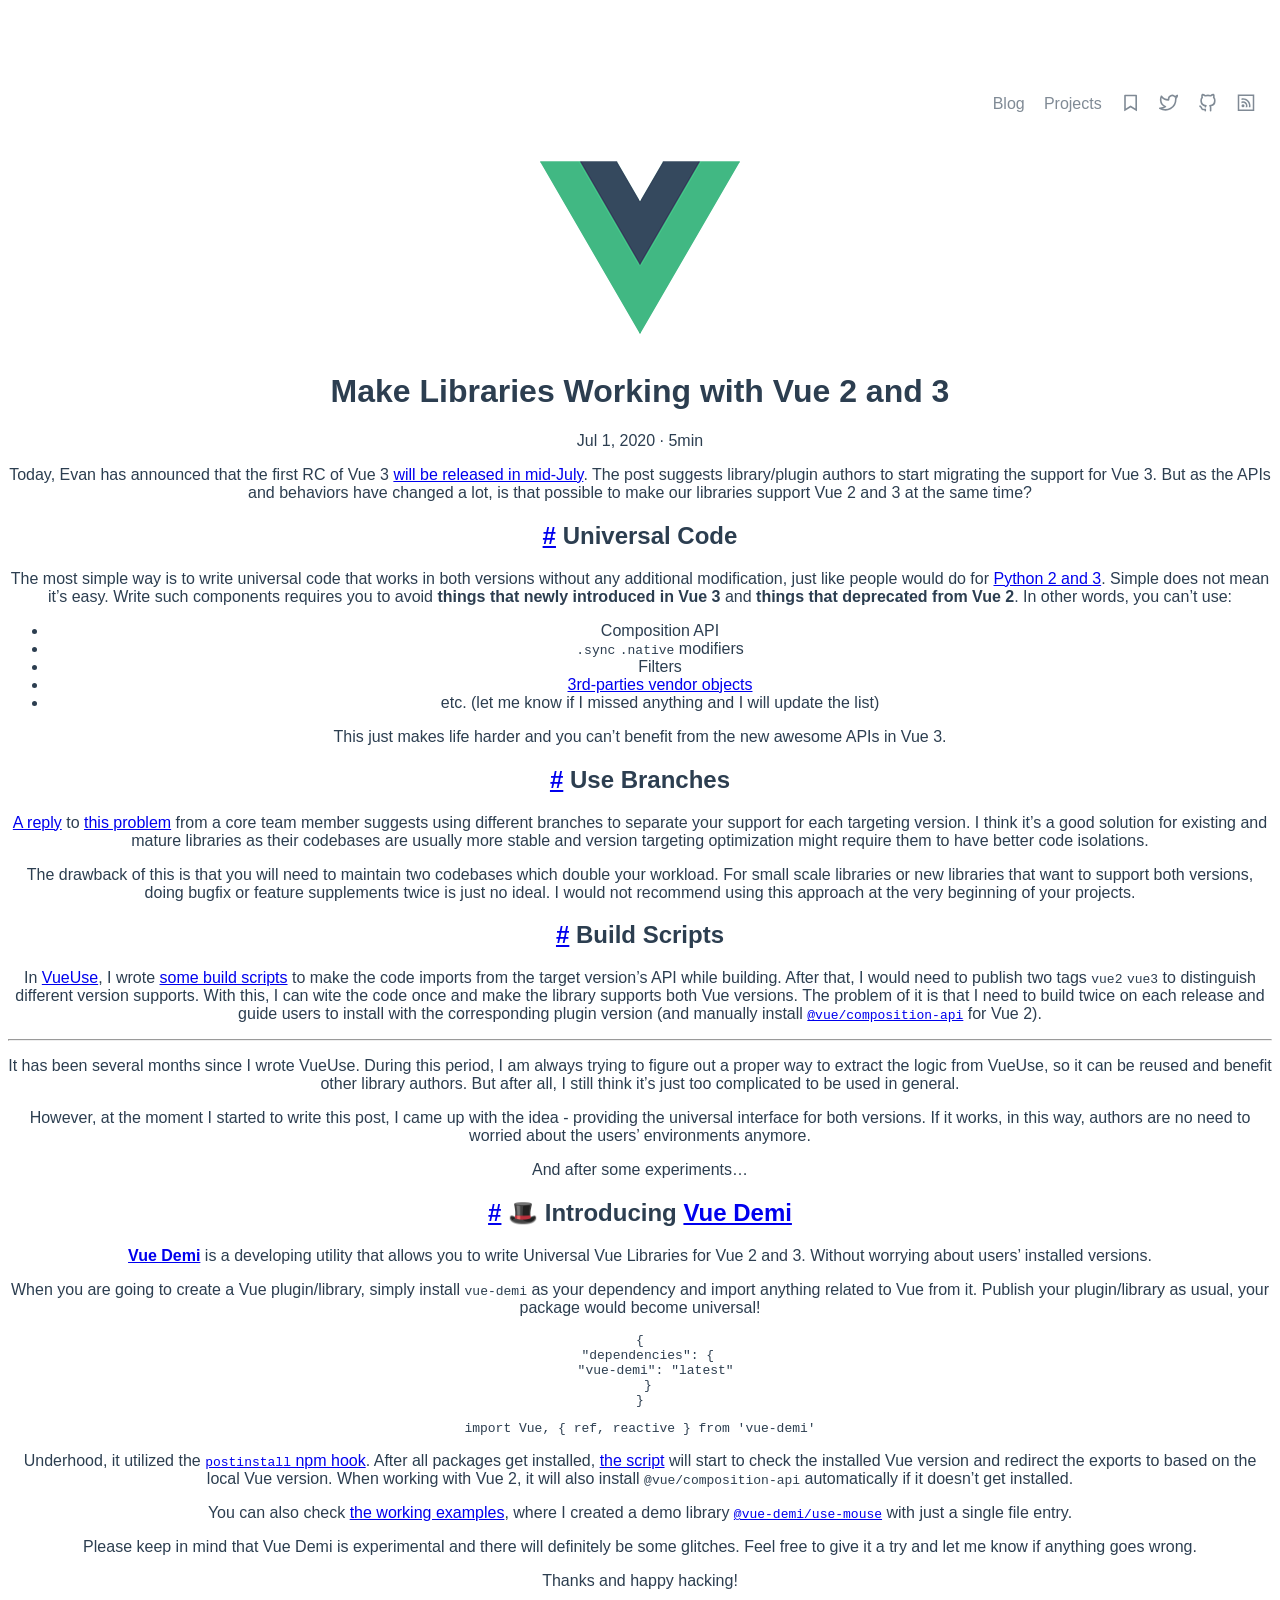
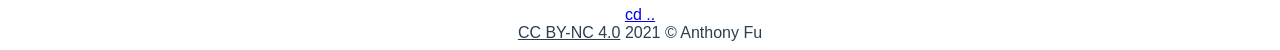
<file: posts/make-libraries-working-with-vue-2-and-3.html>
<!DOCTYPE html><html lang="en" data-head-attrs=""><head>
    <meta charset="UTF-8">
    <link rel="icon" href="/favicon.ico">
    <meta name="viewport" content="width=device-width, initial-scale=1.0">
    <title>Make Libraries Working with Vue 2 and 3</title>
  <script type="module" crossorigin="" src="/assets/app.60d80988.js"></script>
  <link rel="modulepreload" href="/assets/vendor.fbceabe1.js">
  <link rel="stylesheet" href="/assets/app.ee3c4fff.css">
<link rel="modulepreload" crossorigin="" href="/assets/make-libraries-working-with-vue-2-and-3.2497c0f3.js"><meta property="og:title" content="Make Libraries Working with Vue 2 and 3"><meta property="og:description" content="Try Vue Demi!"><meta name="description" content="Try Vue Demi!"><meta name="head:count" content="3"></head>
  <body data-head-attrs="">
    <div id="app" data-server-rendered="true"><!--[--><header class="header" data-v-9fa0331c=""><a href="/" class="w-10 h-10 absolute lg:fixed m-6 select-none outline-none" focusable="false" data-v-9fa0331c=""></a><nav class="nav" data-v-9fa0331c=""><div class="spacer" data-v-9fa0331c=""></div><div class="right" data-v-9fa0331c=""><a href="/posts" class="" data-v-9fa0331c=""> Blog </a><a href="/projects" class="" data-v-9fa0331c=""> Projects </a><a href="/bookmarks" title="Bookmarks" class="" data-v-9fa0331c=""><svg xmlns="http://www.w3.org/2000/svg" xmlns:xlink="http://www.w3.org/1999/xlink" width="1.2em" height="1.2em" preserveAspectRatio="xMidYMid meet" viewBox="0 0 24 24" style="vertical-align:middle;transform:translateY(-5%);" data-v-9fa0331c=""><path d="M5 2h14a1 1 0 0 1 1 1v19.143a.5.5 0 0 1-.766.424L12 18.03l-7.234 4.536A.5.5 0 0 1 4 22.143V3a1 1 0 0 1 1-1zm13 2H6v15.432l6-3.761l6 3.761V4z" fill="currentColor"></path></svg></a><a href="https://twitter.com/antfu7" target="_blank" title="Twitter" class="hidden md:block" data-v-9fa0331c=""><svg xmlns="http://www.w3.org/2000/svg" xmlns:xlink="http://www.w3.org/1999/xlink" width="1.2em" height="1.2em" preserveAspectRatio="xMidYMid meet" viewBox="0 0 24 24" style="vertical-align:middle;transform:translateY(-5%);" data-v-9fa0331c=""><g fill="none" stroke="currentColor" stroke-width="2" stroke-linecap="round" stroke-linejoin="round"><path d="M23 3a10.9 10.9 0 0 1-3.14 1.53a4.48 4.48 0 0 0-7.86 3v1A10.66 10.66 0 0 1 3 4s-4 9 5 13a11.64 11.64 0 0 1-7 2c9 5 20 0 20-11.5a4.5 4.5 0 0 0-.08-.83A7.72 7.72 0 0 0 23 3z"></path></g></svg></a><a href="https://github.com/antfu" target="_blank" title="GitHub" class="hidden md:block" data-v-9fa0331c=""><svg xmlns="http://www.w3.org/2000/svg" xmlns:xlink="http://www.w3.org/1999/xlink" width="1.2em" height="1.2em" preserveAspectRatio="xMidYMid meet" viewBox="0 0 24 24" style="vertical-align:middle;transform:translateY(-5%);" data-v-9fa0331c=""><path d="M10.07 20.503a1 1 0 0 0-1.18-.983c-1.31.24-2.963.276-3.402-.958a5.708 5.708 0 0 0-1.837-2.415a1.2 1.2 0 0 1-.167-.11a1 1 0 0 0-.93-.645h-.005a1 1 0 0 0-1 .995c-.004.815.81 1.338 1.141 1.514a4.44 4.44 0 0 1 .924 1.36c.365 1.023 1.423 2.576 4.466 2.376l.003.098l.004.268a1 1 0 0 0 2 0l-.005-.318c-.005-.19-.012-.464-.012-1.182zM20.737 5.377c.032-.125.063-.264.09-.42a6.278 6.278 0 0 0-.408-3.293a1.002 1.002 0 0 0-.615-.58c-.356-.12-1.67-.357-4.184 1.25a13.87 13.87 0 0 0-6.354 0C6.762.75 5.455.966 5.102 1.079a.997.997 0 0 0-.631.584a6.3 6.3 0 0 0-.404 3.357c.025.127.051.246.079.354a6.27 6.27 0 0 0-1.256 3.83a8.422 8.422 0 0 0 .043.921c.334 4.603 3.334 5.984 5.424 6.459a4.591 4.591 0 0 0-.118.4a1 1 0 0 0 1.942.479a1.678 1.678 0 0 1 .468-.878a1 1 0 0 0-.546-1.745c-3.454-.395-4.954-1.802-5.18-4.899a6.61 6.61 0 0 1-.033-.738a4.258 4.258 0 0 1 .92-2.713a3.022 3.022 0 0 1 .195-.231a1 1 0 0 0 .188-1.025a3.388 3.388 0 0 1-.155-.555a4.094 4.094 0 0 1 .079-1.616a7.543 7.543 0 0 1 2.415 1.18a1.009 1.009 0 0 0 .827.133a11.777 11.777 0 0 1 6.173.001a1.005 1.005 0 0 0 .83-.138a7.572 7.572 0 0 1 2.406-1.19a4.04 4.04 0 0 1 .087 1.578a3.205 3.205 0 0 1-.169.607a1 1 0 0 0 .188 1.025c.078.087.155.18.224.268A4.122 4.122 0 0 1 20 9.203a7.039 7.039 0 0 1-.038.777c-.22 3.056-1.725 4.464-5.195 4.86a1 1 0 0 0-.546 1.746a1.63 1.63 0 0 1 .466.908a3.06 3.06 0 0 1 .093.82v2.333c-.01.648-.01 1.133-.01 1.356a1 1 0 1 0 2 0c0-.217 0-.692.01-1.34v-2.35a4.881 4.881 0 0 0-.155-1.311a4.256 4.256 0 0 0-.116-.416a6.513 6.513 0 0 0 5.445-6.424A8.697 8.697 0 0 0 22 9.203a6.13 6.13 0 0 0-1.263-3.826z" fill="currentColor"></path></svg></a><a href="/feed.xml" target="_blank" title="RSS" class="hidden md:block" data-v-9fa0331c=""><svg xmlns="http://www.w3.org/2000/svg" xmlns:xlink="http://www.w3.org/1999/xlink" width="1.2em" height="1.2em" preserveAspectRatio="xMidYMid meet" viewBox="0 0 32 32" style="vertical-align:middle;transform:translateY(-5%);font-size:1.25rem;margin:0 -0.125rem;" data-v-9fa0331c=""><path d="M5 5v22h22V5zm2 2h18v18H7zm5 3c-.684 0-1.355.055-2 .188v2.062a7.86 7.86 0 0 1 2-.25c4.41 0 8 3.59 8 8c0 .691-.086 1.36-.25 2h2.063A9.923 9.923 0 0 0 22 20c0-5.516-4.484-10-10-10zm0 4a5.96 5.96 0 0 0-2 .344v2.219A3.968 3.968 0 0 1 12 16c2.207 0 4 1.793 4 4c0 .73-.219 1.41-.563 2h2.22A5.96 5.96 0 0 0 18 20c0-3.309-2.691-6-6-6zm0 4a1.999 1.999 0 1 0 0 4a1.999 1.999 0 1 0 0-4z" fill="currentColor"></path></svg></a></div></nav></header><img alt="Vue logo" src="/assets/logo.03d6d6da.png"><!--[--><div class="prose m-auto mb-8"><h1 class="mb-0">Make Libraries Working with Vue 2 and 3</h1><p class="opacity-50 mt-0">Jul 1, 2020 <span>· 5min</span></p><!----></div><!--[--><div class="prose m-auto"><p>Today, Evan has announced that the first RC of Vue 3 <a href="https://github.com/vuejs/rfcs/issues/183">will be released in mid-July</a>. The post suggests library/plugin authors to start migrating the support for Vue 3. But as the APIs and behaviors have changed a lot, is that possible to make our libraries support Vue 2 and 3 at the same time?</p><h2 id="universal-code"><a class="header-anchor" href="#universal-code" aria-hidden="true">#</a> Universal Code</h2><p>The most simple way is to write universal code that works in both versions without any additional modification, just like people would do for <a href="https://python-future.org/compatible_idioms.html">Python 2 and 3</a>. Simple does not mean it’s easy. Write such components requires you to avoid <strong>things that newly introduced in Vue 3</strong> and <strong>things that deprecated from Vue 2</strong>. In other words, you can’t use:</p><ul><li>Composition API</li><li><code>.sync</code> <code>.native</code> modifiers</li><li>Filters</li><li><a href="/posts/vue-3-notes#-use-markraw-for-vendor-objects">3rd-parties vendor objects</a></li><li>etc. (let me know if I missed anything and I will update the list)</li></ul><p>This just makes life harder and you can’t benefit from the new awesome APIs in Vue 3.</p><h2 id="use-branches"><a class="header-anchor" href="#use-branches" aria-hidden="true">#</a> Use Branches</h2><p><a href="https://github.com/vuejs/rfcs/issues/183#issuecomment-652134760">A reply</a> to <a href="https://github.com/vuejs/rfcs/issues/183#issuecomment-651944231">this problem</a> from a core team member suggests using different branches to separate your support for each targeting version. I think it’s a good solution for existing and mature libraries as their codebases are usually more stable and version targeting optimization might require them to have better code isolations.</p><p>The drawback of this is that you will need to maintain two codebases which double your workload. For small scale libraries or new libraries that want to support both versions, doing bugfix or feature supplements twice is just no ideal. I would not recommend using this approach at the very beginning of your projects.</p><h2 id="build-scripts"><a class="header-anchor" href="#build-scripts" aria-hidden="true">#</a> Build Scripts</h2><p>In <a href="https://github.com/antfu/vueuse">VueUse</a>, I wrote <a href="https://github.com/antfu/vueuse/tree/master/scripts">some build scripts</a> to make the code imports from the target version’s API while building. After that, I would need to publish two tags <code>vue2</code> <code>vue3</code> to distinguish different version supports. With this, I can wite the code once and make the library supports both Vue versions. The problem of it is that I need to build twice on each release and guide users to install with the corresponding plugin version (and manually install <a href="https://github.com/vuejs/composition-api"><code>@vue/composition-api</code></a> for Vue 2).</p><hr><p>It has been several months since I wrote VueUse. During this period, I am always trying to figure out a proper way to extract the logic from VueUse, so it can be reused and benefit other library authors. But after all, I still think it’s just too complicated to be used in general.</p><p>However, at the moment I started to write this post, I came up with the idea - providing the universal interface for both versions. If it works, in this way, authors are no need to worried about the users’ environments anymore.</p><p>And after some experiments…</p><h2 id="🎩-introducing-vue-demi"><a class="header-anchor" href="#🎩-introducing-vue-demi" aria-hidden="true">#</a> 🎩 Introducing <a href="https://github.com/antfu/vue-demi">Vue Demi</a></h2><p><a href="https://github.com/antfu/vue-demi"><strong>Vue Demi</strong></a> is a developing utility that allows you to write Universal Vue Libraries for Vue 2 and 3. Without worrying about users’ installed versions.</p><p>When you are going to create a Vue plugin/library, simply install <code>vue-demi</code> as your dependency and import anything related to Vue from it. Publish your plugin/library as usual, your package would become universal!</p><pre class="language-json"><code class="language-json"><span class="token punctuation">{</span>
  <span class="token property">"dependencies"</span><span class="token operator">:</span> <span class="token punctuation">{</span>
    <span class="token property">"vue-demi"</span><span class="token operator">:</span> <span class="token string">"latest"</span>
  <span class="token punctuation">}</span>
<span class="token punctuation">}</span>
</code></pre><pre class="language-ts"><code class="language-ts"><span class="token keyword">import</span> Vue<span class="token punctuation">,</span> <span class="token punctuation">{</span> ref<span class="token punctuation">,</span> reactive <span class="token punctuation">}</span> <span class="token keyword">from</span> <span class="token string">'vue-demi'</span>
</code></pre><p>Underhood, it utilized the <a href="https://docs.npmjs.com/misc/scripts"><code>postinstall</code> npm hook</a>. After all packages get installed, <a href="https://github.com/antfu/vue-demi/blob/master/scripts/postinstall.js">the script</a> will start to check the installed Vue version and redirect the exports to based on the local Vue version. When working with Vue 2, it will also install <code>@vue/composition-api</code> automatically if it doesn’t get installed.</p><p>You can also check <a href="https://github.com/antfu/vue-demi/tree/master/examples">the working examples</a>, where I created a demo library <a href="https://github.com/antfu/vue-demi/blob/master/examples/%40vue-demi/use-mouse/src/index.ts"><code>@vue-demi/use-mouse</code></a> with just a single file entry.</p><p>Please keep in mind that Vue Demi is experimental and there will definitely be some glitches. Feel free to give it a try and let me know if anything goes wrong.</p><p>Thanks and happy hacking!</p></div><!--]--><div class="prose m-auto mt-8 mb-8"><a href="/posts" class="font-mono no-underline opacity-50 hover:opacity-75"> cd .. </a></div><!--]--><div class="mt-10 mb-6 prose m-auto opacity-50 flex"><span class="text-sm"><a target="_blank" href="https://creativecommons.org/licenses/by-nc/4.0/" style="color:inherit;">CC BY-NC 4.0</a> 2021 © Anthony Fu</span><div class="flex-auto"></div></div><!--]--></div>
    
  

</body></html>
</file>
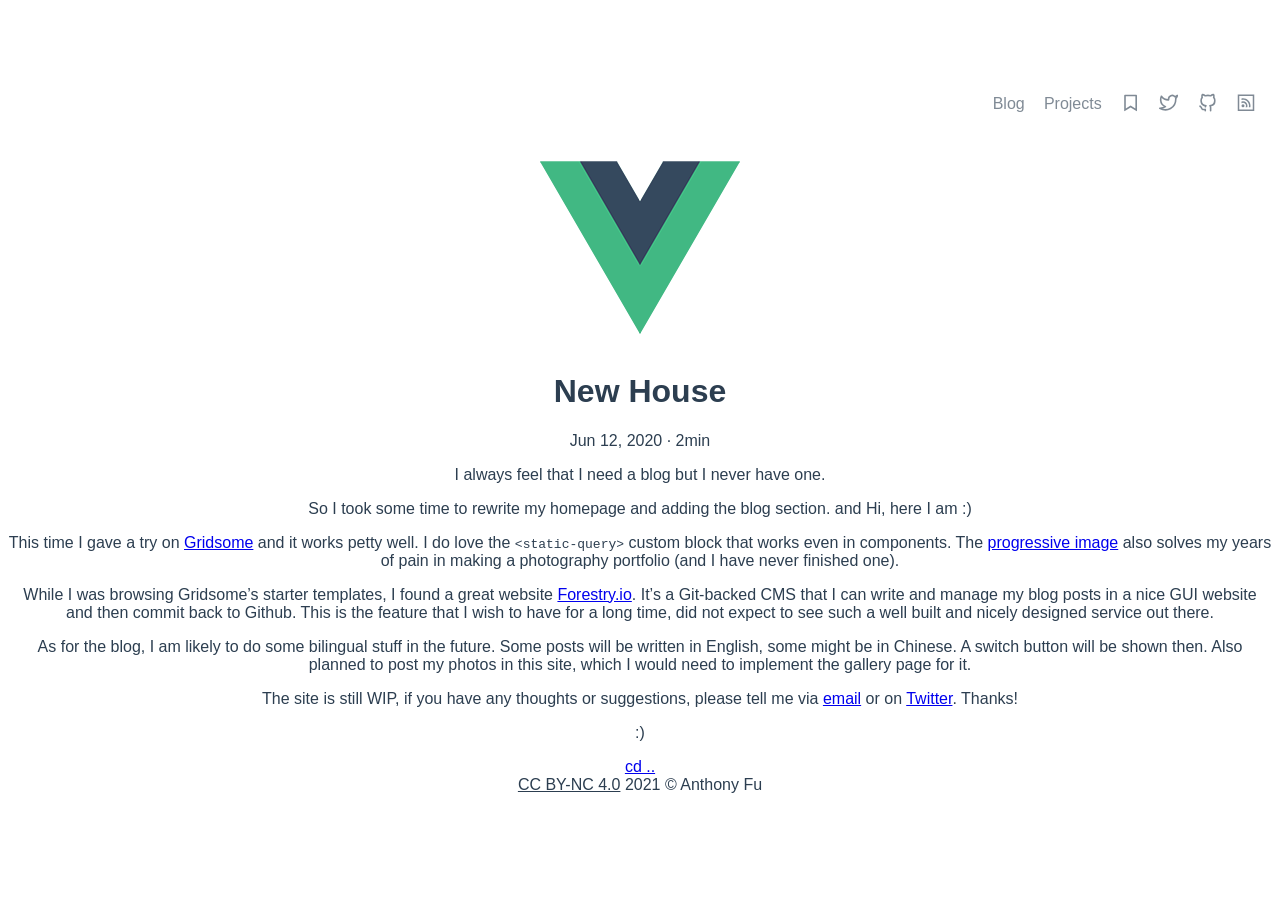
<file: posts/new-house.html>
<!DOCTYPE html><html lang="en" data-head-attrs=""><head>
    <meta charset="UTF-8">
    <link rel="icon" href="/favicon.ico">
    <meta name="viewport" content="width=device-width, initial-scale=1.0">
    <title>New House</title>
  <script type="module" crossorigin="" src="/assets/app.60d80988.js"></script>
  <link rel="modulepreload" href="/assets/vendor.fbceabe1.js">
  <link rel="stylesheet" href="/assets/app.ee3c4fff.css">
<link rel="modulepreload" crossorigin="" href="/assets/new-house.171a2718.js"><meta property="og:title" content="New House"><meta name="head:count" content="1"></head>
  <body data-head-attrs="">
    <div id="app" data-server-rendered="true"><!--[--><header class="header" data-v-9fa0331c=""><a href="/" class="w-10 h-10 absolute lg:fixed m-6 select-none outline-none" focusable="false" data-v-9fa0331c=""></a><nav class="nav" data-v-9fa0331c=""><div class="spacer" data-v-9fa0331c=""></div><div class="right" data-v-9fa0331c=""><a href="/posts" class="" data-v-9fa0331c=""> Blog </a><a href="/projects" class="" data-v-9fa0331c=""> Projects </a><a href="/bookmarks" title="Bookmarks" class="" data-v-9fa0331c=""><svg xmlns="http://www.w3.org/2000/svg" xmlns:xlink="http://www.w3.org/1999/xlink" width="1.2em" height="1.2em" preserveAspectRatio="xMidYMid meet" viewBox="0 0 24 24" style="vertical-align:middle;transform:translateY(-5%);" data-v-9fa0331c=""><path d="M5 2h14a1 1 0 0 1 1 1v19.143a.5.5 0 0 1-.766.424L12 18.03l-7.234 4.536A.5.5 0 0 1 4 22.143V3a1 1 0 0 1 1-1zm13 2H6v15.432l6-3.761l6 3.761V4z" fill="currentColor"></path></svg></a><a href="https://twitter.com/antfu7" target="_blank" title="Twitter" class="hidden md:block" data-v-9fa0331c=""><svg xmlns="http://www.w3.org/2000/svg" xmlns:xlink="http://www.w3.org/1999/xlink" width="1.2em" height="1.2em" preserveAspectRatio="xMidYMid meet" viewBox="0 0 24 24" style="vertical-align:middle;transform:translateY(-5%);" data-v-9fa0331c=""><g fill="none" stroke="currentColor" stroke-width="2" stroke-linecap="round" stroke-linejoin="round"><path d="M23 3a10.9 10.9 0 0 1-3.14 1.53a4.48 4.48 0 0 0-7.86 3v1A10.66 10.66 0 0 1 3 4s-4 9 5 13a11.64 11.64 0 0 1-7 2c9 5 20 0 20-11.5a4.5 4.5 0 0 0-.08-.83A7.72 7.72 0 0 0 23 3z"></path></g></svg></a><a href="https://github.com/antfu" target="_blank" title="GitHub" class="hidden md:block" data-v-9fa0331c=""><svg xmlns="http://www.w3.org/2000/svg" xmlns:xlink="http://www.w3.org/1999/xlink" width="1.2em" height="1.2em" preserveAspectRatio="xMidYMid meet" viewBox="0 0 24 24" style="vertical-align:middle;transform:translateY(-5%);" data-v-9fa0331c=""><path d="M10.07 20.503a1 1 0 0 0-1.18-.983c-1.31.24-2.963.276-3.402-.958a5.708 5.708 0 0 0-1.837-2.415a1.2 1.2 0 0 1-.167-.11a1 1 0 0 0-.93-.645h-.005a1 1 0 0 0-1 .995c-.004.815.81 1.338 1.141 1.514a4.44 4.44 0 0 1 .924 1.36c.365 1.023 1.423 2.576 4.466 2.376l.003.098l.004.268a1 1 0 0 0 2 0l-.005-.318c-.005-.19-.012-.464-.012-1.182zM20.737 5.377c.032-.125.063-.264.09-.42a6.278 6.278 0 0 0-.408-3.293a1.002 1.002 0 0 0-.615-.58c-.356-.12-1.67-.357-4.184 1.25a13.87 13.87 0 0 0-6.354 0C6.762.75 5.455.966 5.102 1.079a.997.997 0 0 0-.631.584a6.3 6.3 0 0 0-.404 3.357c.025.127.051.246.079.354a6.27 6.27 0 0 0-1.256 3.83a8.422 8.422 0 0 0 .043.921c.334 4.603 3.334 5.984 5.424 6.459a4.591 4.591 0 0 0-.118.4a1 1 0 0 0 1.942.479a1.678 1.678 0 0 1 .468-.878a1 1 0 0 0-.546-1.745c-3.454-.395-4.954-1.802-5.18-4.899a6.61 6.61 0 0 1-.033-.738a4.258 4.258 0 0 1 .92-2.713a3.022 3.022 0 0 1 .195-.231a1 1 0 0 0 .188-1.025a3.388 3.388 0 0 1-.155-.555a4.094 4.094 0 0 1 .079-1.616a7.543 7.543 0 0 1 2.415 1.18a1.009 1.009 0 0 0 .827.133a11.777 11.777 0 0 1 6.173.001a1.005 1.005 0 0 0 .83-.138a7.572 7.572 0 0 1 2.406-1.19a4.04 4.04 0 0 1 .087 1.578a3.205 3.205 0 0 1-.169.607a1 1 0 0 0 .188 1.025c.078.087.155.18.224.268A4.122 4.122 0 0 1 20 9.203a7.039 7.039 0 0 1-.038.777c-.22 3.056-1.725 4.464-5.195 4.86a1 1 0 0 0-.546 1.746a1.63 1.63 0 0 1 .466.908a3.06 3.06 0 0 1 .093.82v2.333c-.01.648-.01 1.133-.01 1.356a1 1 0 1 0 2 0c0-.217 0-.692.01-1.34v-2.35a4.881 4.881 0 0 0-.155-1.311a4.256 4.256 0 0 0-.116-.416a6.513 6.513 0 0 0 5.445-6.424A8.697 8.697 0 0 0 22 9.203a6.13 6.13 0 0 0-1.263-3.826z" fill="currentColor"></path></svg></a><a href="/feed.xml" target="_blank" title="RSS" class="hidden md:block" data-v-9fa0331c=""><svg xmlns="http://www.w3.org/2000/svg" xmlns:xlink="http://www.w3.org/1999/xlink" width="1.2em" height="1.2em" preserveAspectRatio="xMidYMid meet" viewBox="0 0 32 32" style="vertical-align:middle;transform:translateY(-5%);font-size:1.25rem;margin:0 -0.125rem;" data-v-9fa0331c=""><path d="M5 5v22h22V5zm2 2h18v18H7zm5 3c-.684 0-1.355.055-2 .188v2.062a7.86 7.86 0 0 1 2-.25c4.41 0 8 3.59 8 8c0 .691-.086 1.36-.25 2h2.063A9.923 9.923 0 0 0 22 20c0-5.516-4.484-10-10-10zm0 4a5.96 5.96 0 0 0-2 .344v2.219A3.968 3.968 0 0 1 12 16c2.207 0 4 1.793 4 4c0 .73-.219 1.41-.563 2h2.22A5.96 5.96 0 0 0 18 20c0-3.309-2.691-6-6-6zm0 4a1.999 1.999 0 1 0 0 4a1.999 1.999 0 1 0 0-4z" fill="currentColor"></path></svg></a></div></nav></header><img alt="Vue logo" src="/assets/logo.03d6d6da.png"><!--[--><div class="prose m-auto mb-8"><h1 class="mb-0">New House</h1><p class="opacity-50 mt-0">Jun 12, 2020 <span>· 2min</span></p><!----></div><!--[--><div class="prose m-auto"><p>I always feel that I need a blog but I never have one.</p><p>So I took some time to rewrite my homepage and adding the blog section. and Hi, here I am :)</p><p>This time I gave a try on <a href="http://gridsome.org/">Gridsome</a> and it works petty well. I do love the <code>&lt;static-query&gt;</code> custom block that works even in components. The <a href="https://gridsome.org/docs/images/">progressive image</a> also solves my years of pain in making a photography portfolio (and I have never finished one).</p><p>While I was browsing Gridsome’s starter templates, I found a great website <a href="https://forestry.io/">Forestry.io</a>. It’s a Git-backed CMS that I can write and manage my blog posts in a nice GUI website and then commit back to Github. This is the feature that I wish to have for a long time, did not expect to see such a well built and nicely designed service out there.</p><p>As for the blog, I am likely to do some bilingual stuff in the future. Some posts will be written in English, some might be in Chinese. A switch button will be shown then. Also planned to post my photos in this site, which I would need to implement the gallery page for it.</p><p>The site is still WIP, if you have any thoughts or suggestions, please tell me via <a href="mailto:hi@antfu.me">email</a> or on <a href="https://twitter.com/antfu7">Twitter</a>. Thanks!</p><p>:)</p></div><!--]--><div class="prose m-auto mt-8 mb-8"><a href="/posts" class="font-mono no-underline opacity-50 hover:opacity-75"> cd .. </a></div><!--]--><div class="mt-10 mb-6 prose m-auto opacity-50 flex"><span class="text-sm"><a target="_blank" href="https://creativecommons.org/licenses/by-nc/4.0/" style="color:inherit;">CC BY-NC 4.0</a> 2021 © Anthony Fu</span><div class="flex-auto"></div></div><!--]--></div>
    
  

</body></html>
</file>
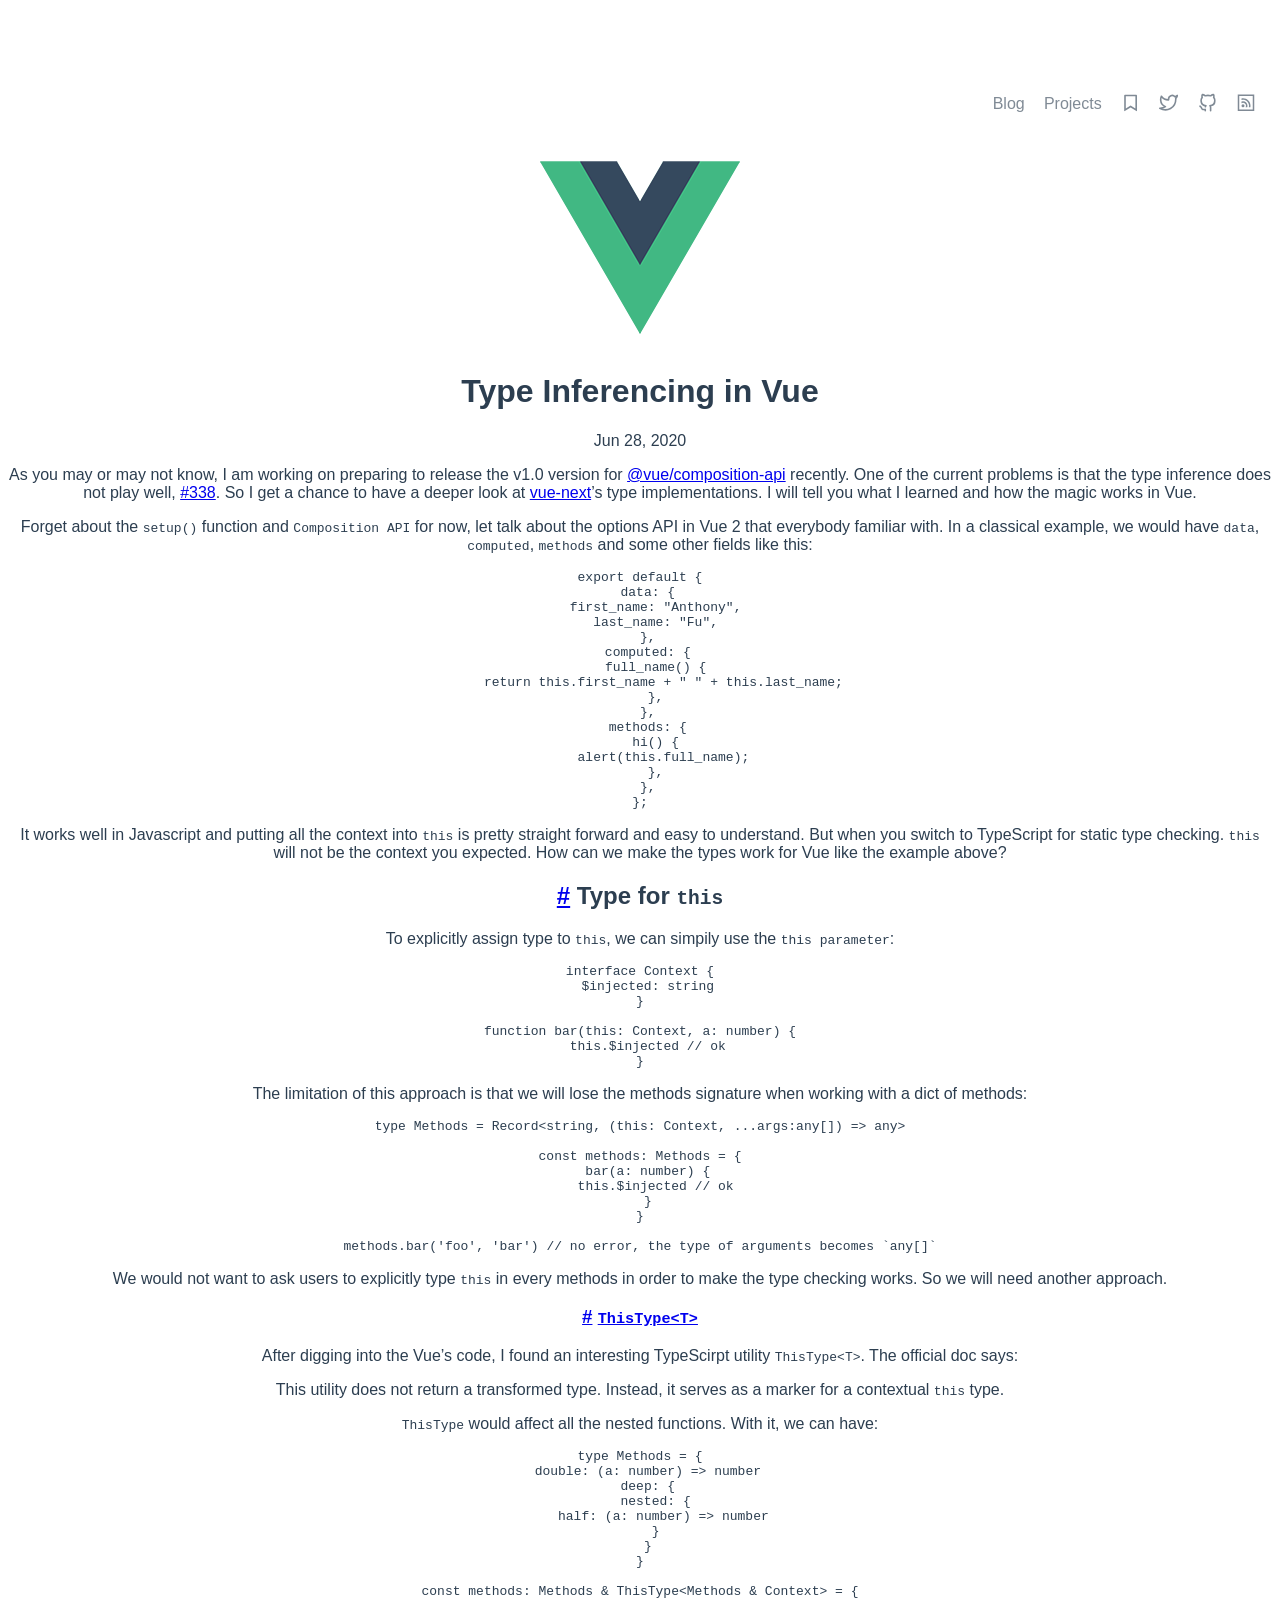
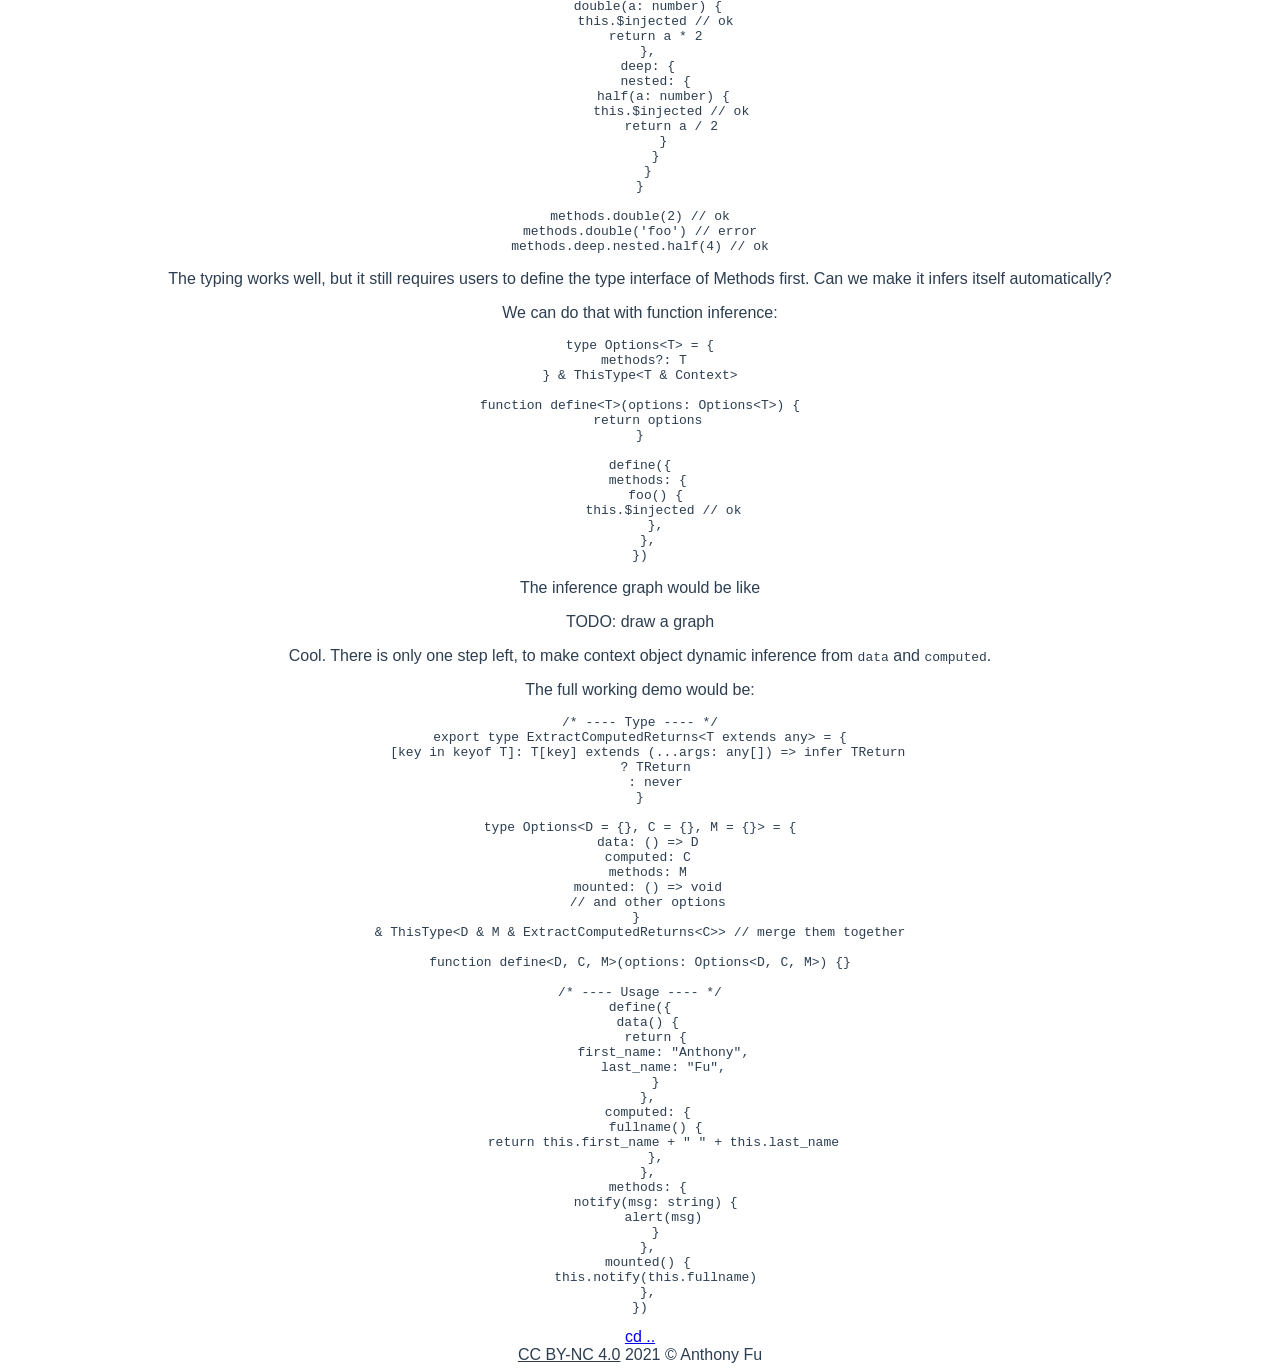
<file: posts/type-inferencing-in-vue.html>
<!DOCTYPE html><html lang="en" data-head-attrs=""><head>
    <meta charset="UTF-8">
    <link rel="icon" href="/favicon.ico">
    <meta name="viewport" content="width=device-width, initial-scale=1.0">
    <title>Type Inferencing in Vue</title>
  <script type="module" crossorigin="" src="/assets/app.60d80988.js"></script>
  <link rel="modulepreload" href="/assets/vendor.fbceabe1.js">
  <link rel="stylesheet" href="/assets/app.ee3c4fff.css">
<link rel="modulepreload" crossorigin="" href="/assets/type-inferencing-in-vue.5a633573.js"><meta property="og:title" content="Type Inferencing in Vue"><meta name="head:count" content="1"></head>
  <body data-head-attrs="">
    <div id="app" data-server-rendered="true"><!--[--><header class="header" data-v-9fa0331c=""><a href="/" class="w-10 h-10 absolute lg:fixed m-6 select-none outline-none" focusable="false" data-v-9fa0331c=""></a><nav class="nav" data-v-9fa0331c=""><div class="spacer" data-v-9fa0331c=""></div><div class="right" data-v-9fa0331c=""><a href="/posts" class="" data-v-9fa0331c=""> Blog </a><a href="/projects" class="" data-v-9fa0331c=""> Projects </a><a href="/bookmarks" title="Bookmarks" class="" data-v-9fa0331c=""><svg xmlns="http://www.w3.org/2000/svg" xmlns:xlink="http://www.w3.org/1999/xlink" width="1.2em" height="1.2em" preserveAspectRatio="xMidYMid meet" viewBox="0 0 24 24" style="vertical-align:middle;transform:translateY(-5%);" data-v-9fa0331c=""><path d="M5 2h14a1 1 0 0 1 1 1v19.143a.5.5 0 0 1-.766.424L12 18.03l-7.234 4.536A.5.5 0 0 1 4 22.143V3a1 1 0 0 1 1-1zm13 2H6v15.432l6-3.761l6 3.761V4z" fill="currentColor"></path></svg></a><a href="https://twitter.com/antfu7" target="_blank" title="Twitter" class="hidden md:block" data-v-9fa0331c=""><svg xmlns="http://www.w3.org/2000/svg" xmlns:xlink="http://www.w3.org/1999/xlink" width="1.2em" height="1.2em" preserveAspectRatio="xMidYMid meet" viewBox="0 0 24 24" style="vertical-align:middle;transform:translateY(-5%);" data-v-9fa0331c=""><g fill="none" stroke="currentColor" stroke-width="2" stroke-linecap="round" stroke-linejoin="round"><path d="M23 3a10.9 10.9 0 0 1-3.14 1.53a4.48 4.48 0 0 0-7.86 3v1A10.66 10.66 0 0 1 3 4s-4 9 5 13a11.64 11.64 0 0 1-7 2c9 5 20 0 20-11.5a4.5 4.5 0 0 0-.08-.83A7.72 7.72 0 0 0 23 3z"></path></g></svg></a><a href="https://github.com/antfu" target="_blank" title="GitHub" class="hidden md:block" data-v-9fa0331c=""><svg xmlns="http://www.w3.org/2000/svg" xmlns:xlink="http://www.w3.org/1999/xlink" width="1.2em" height="1.2em" preserveAspectRatio="xMidYMid meet" viewBox="0 0 24 24" style="vertical-align:middle;transform:translateY(-5%);" data-v-9fa0331c=""><path d="M10.07 20.503a1 1 0 0 0-1.18-.983c-1.31.24-2.963.276-3.402-.958a5.708 5.708 0 0 0-1.837-2.415a1.2 1.2 0 0 1-.167-.11a1 1 0 0 0-.93-.645h-.005a1 1 0 0 0-1 .995c-.004.815.81 1.338 1.141 1.514a4.44 4.44 0 0 1 .924 1.36c.365 1.023 1.423 2.576 4.466 2.376l.003.098l.004.268a1 1 0 0 0 2 0l-.005-.318c-.005-.19-.012-.464-.012-1.182zM20.737 5.377c.032-.125.063-.264.09-.42a6.278 6.278 0 0 0-.408-3.293a1.002 1.002 0 0 0-.615-.58c-.356-.12-1.67-.357-4.184 1.25a13.87 13.87 0 0 0-6.354 0C6.762.75 5.455.966 5.102 1.079a.997.997 0 0 0-.631.584a6.3 6.3 0 0 0-.404 3.357c.025.127.051.246.079.354a6.27 6.27 0 0 0-1.256 3.83a8.422 8.422 0 0 0 .043.921c.334 4.603 3.334 5.984 5.424 6.459a4.591 4.591 0 0 0-.118.4a1 1 0 0 0 1.942.479a1.678 1.678 0 0 1 .468-.878a1 1 0 0 0-.546-1.745c-3.454-.395-4.954-1.802-5.18-4.899a6.61 6.61 0 0 1-.033-.738a4.258 4.258 0 0 1 .92-2.713a3.022 3.022 0 0 1 .195-.231a1 1 0 0 0 .188-1.025a3.388 3.388 0 0 1-.155-.555a4.094 4.094 0 0 1 .079-1.616a7.543 7.543 0 0 1 2.415 1.18a1.009 1.009 0 0 0 .827.133a11.777 11.777 0 0 1 6.173.001a1.005 1.005 0 0 0 .83-.138a7.572 7.572 0 0 1 2.406-1.19a4.04 4.04 0 0 1 .087 1.578a3.205 3.205 0 0 1-.169.607a1 1 0 0 0 .188 1.025c.078.087.155.18.224.268A4.122 4.122 0 0 1 20 9.203a7.039 7.039 0 0 1-.038.777c-.22 3.056-1.725 4.464-5.195 4.86a1 1 0 0 0-.546 1.746a1.63 1.63 0 0 1 .466.908a3.06 3.06 0 0 1 .093.82v2.333c-.01.648-.01 1.133-.01 1.356a1 1 0 1 0 2 0c0-.217 0-.692.01-1.34v-2.35a4.881 4.881 0 0 0-.155-1.311a4.256 4.256 0 0 0-.116-.416a6.513 6.513 0 0 0 5.445-6.424A8.697 8.697 0 0 0 22 9.203a6.13 6.13 0 0 0-1.263-3.826z" fill="currentColor"></path></svg></a><a href="/feed.xml" target="_blank" title="RSS" class="hidden md:block" data-v-9fa0331c=""><svg xmlns="http://www.w3.org/2000/svg" xmlns:xlink="http://www.w3.org/1999/xlink" width="1.2em" height="1.2em" preserveAspectRatio="xMidYMid meet" viewBox="0 0 32 32" style="vertical-align:middle;transform:translateY(-5%);font-size:1.25rem;margin:0 -0.125rem;" data-v-9fa0331c=""><path d="M5 5v22h22V5zm2 2h18v18H7zm5 3c-.684 0-1.355.055-2 .188v2.062a7.86 7.86 0 0 1 2-.25c4.41 0 8 3.59 8 8c0 .691-.086 1.36-.25 2h2.063A9.923 9.923 0 0 0 22 20c0-5.516-4.484-10-10-10zm0 4a5.96 5.96 0 0 0-2 .344v2.219A3.968 3.968 0 0 1 12 16c2.207 0 4 1.793 4 4c0 .73-.219 1.41-.563 2h2.22A5.96 5.96 0 0 0 18 20c0-3.309-2.691-6-6-6zm0 4a1.999 1.999 0 1 0 0 4a1.999 1.999 0 1 0 0-4z" fill="currentColor"></path></svg></a></div></nav></header><img alt="Vue logo" src="/assets/logo.03d6d6da.png"><!--[--><div class="prose m-auto mb-8"><h1 class="mb-0">Type Inferencing in Vue</h1><p class="opacity-50 mt-0">Jun 28, 2020 <!----></p><!----></div><!--[--><div class="prose m-auto"><p>As you may or may not know, I am working on preparing to release the v1.0 version for <a href="https://github.com/vuejs/composition-api">@vue/composition-api</a> recently. One of the current problems is that the type inference does not play well, <a href="https://github.com/vuejs/composition-api/issues/338">#338</a>. So I get a chance to have a deeper look at <a href="https://github.com/vuejs/composition-api">vue-next</a>’s type implementations. I will tell you what I learned and how the magic works in Vue.</p><p>Forget about the <code>setup()</code> function and <code>Composition API</code> for now, let talk about the options API in Vue 2 that everybody familiar with. In a classical example, we would have <code>data</code>, <code>computed</code>, <code>methods</code> and some other fields like this:</p><pre class="language-js"><code class="language-js"><span class="token keyword">export</span> <span class="token keyword">default</span> <span class="token punctuation">{</span>
  data<span class="token operator">:</span> <span class="token punctuation">{</span>
    first_name<span class="token operator">:</span> <span class="token string">"Anthony"</span><span class="token punctuation">,</span>
    last_name<span class="token operator">:</span> <span class="token string">"Fu"</span><span class="token punctuation">,</span>
  <span class="token punctuation">}</span><span class="token punctuation">,</span>
  computed<span class="token operator">:</span> <span class="token punctuation">{</span>
    <span class="token function">full_name</span><span class="token punctuation">(</span><span class="token punctuation">)</span> <span class="token punctuation">{</span>
      <span class="token keyword">return</span> <span class="token keyword">this</span><span class="token punctuation">.</span>first_name <span class="token operator">+</span> <span class="token string">" "</span> <span class="token operator">+</span> <span class="token keyword">this</span><span class="token punctuation">.</span>last_name<span class="token punctuation">;</span>
    <span class="token punctuation">}</span><span class="token punctuation">,</span>
  <span class="token punctuation">}</span><span class="token punctuation">,</span>
  methods<span class="token operator">:</span> <span class="token punctuation">{</span>
    <span class="token function">hi</span><span class="token punctuation">(</span><span class="token punctuation">)</span> <span class="token punctuation">{</span>
      <span class="token function">alert</span><span class="token punctuation">(</span><span class="token keyword">this</span><span class="token punctuation">.</span>full_name<span class="token punctuation">)</span><span class="token punctuation">;</span>
    <span class="token punctuation">}</span><span class="token punctuation">,</span>
  <span class="token punctuation">}</span><span class="token punctuation">,</span>
<span class="token punctuation">}</span><span class="token punctuation">;</span>
</code></pre><p>It works well in Javascript and putting all the context into <code>this</code> is pretty straight forward and easy to understand. But when you switch to TypeScript for static type checking. <code>this</code> will not be the context you expected. How can we make the types work for Vue like the example above?</p><h2 id="type-for-this"><a class="header-anchor" href="#type-for-this" aria-hidden="true">#</a> Type for <code>this</code></h2><p>To explicitly assign type to <code>this</code>, we can simpily use the <code>this parameter</code>:</p><pre class="language-ts"><code class="language-ts"><span class="token keyword">interface</span> <span class="token class-name">Context</span> <span class="token punctuation">{</span>
  $injected<span class="token operator">:</span> <span class="token builtin">string</span>
<span class="token punctuation">}</span>

<span class="token keyword">function</span> <span class="token function">bar</span><span class="token punctuation">(</span><span class="token keyword">this</span><span class="token operator">:</span> Context<span class="token punctuation">,</span> a<span class="token operator">:</span> <span class="token builtin">number</span><span class="token punctuation">)</span> <span class="token punctuation">{</span>
  <span class="token keyword">this</span><span class="token punctuation">.</span>$injected <span class="token comment">// ok</span>
<span class="token punctuation">}</span>
</code></pre><p>The limitation of this approach is that we will lose the methods signature when working with a dict of methods:</p><pre class="language-ts"><code class="language-ts"><span class="token keyword">type</span> <span class="token class-name">Methods</span> <span class="token operator">=</span> Record<span class="token operator">&lt;</span><span class="token builtin">string</span><span class="token punctuation">,</span> <span class="token punctuation">(</span><span class="token keyword">this</span><span class="token operator">:</span> Context<span class="token punctuation">,</span> <span class="token operator">...</span>args<span class="token operator">:</span><span class="token builtin">any</span><span class="token punctuation">[</span><span class="token punctuation">]</span><span class="token punctuation">)</span> <span class="token operator">=&gt;</span> <span class="token builtin">any</span><span class="token operator">&gt;</span>

<span class="token keyword">const</span> methods<span class="token operator">:</span> Methods <span class="token operator">=</span> <span class="token punctuation">{</span>
  <span class="token function">bar</span><span class="token punctuation">(</span>a<span class="token operator">:</span> <span class="token builtin">number</span><span class="token punctuation">)</span> <span class="token punctuation">{</span>
    <span class="token keyword">this</span><span class="token punctuation">.</span>$injected <span class="token comment">// ok</span>
  <span class="token punctuation">}</span>
<span class="token punctuation">}</span>

methods<span class="token punctuation">.</span><span class="token function">bar</span><span class="token punctuation">(</span><span class="token string">'foo'</span><span class="token punctuation">,</span> <span class="token string">'bar'</span><span class="token punctuation">)</span> <span class="token comment">// no error, the type of arguments becomes `any[]`</span>
</code></pre><p>We would not want to ask users to explicitly type <code>this</code> in every methods in order to make the type checking works. So we will need another approach.</p><h3 id="thistype-t"><a class="header-anchor" href="#thistype-t" aria-hidden="true">#</a> <a href="https://www.typescriptlang.org/docs/handbook/utility-types.html#thistypet"><code>ThisType&lt;T&gt;</code></a></h3><p>After digging into the Vue’s code, I found an interesting TypeScirpt utility <code>ThisType&lt;T&gt;</code>. The official doc says:</p><blockquote><p>This utility does not return a transformed type. Instead, it serves as a marker for a contextual <code>this</code> type.</p></blockquote><p><code>ThisType</code> would affect all the nested functions. With it, we can have:</p><pre class="language-ts"><code class="language-ts"><span class="token keyword">type</span> <span class="token class-name">Methods</span> <span class="token operator">=</span> <span class="token punctuation">{</span>
  <span class="token function-variable function">double</span><span class="token operator">:</span> <span class="token punctuation">(</span>a<span class="token operator">:</span> <span class="token builtin">number</span><span class="token punctuation">)</span> <span class="token operator">=&gt;</span> <span class="token builtin">number</span>
  deep<span class="token operator">:</span> <span class="token punctuation">{</span>
    nested<span class="token operator">:</span> <span class="token punctuation">{</span>
      <span class="token function-variable function">half</span><span class="token operator">:</span> <span class="token punctuation">(</span>a<span class="token operator">:</span> <span class="token builtin">number</span><span class="token punctuation">)</span> <span class="token operator">=&gt;</span> <span class="token builtin">number</span>
    <span class="token punctuation">}</span>
  <span class="token punctuation">}</span>
<span class="token punctuation">}</span>

<span class="token keyword">const</span> methods<span class="token operator">:</span> Methods <span class="token operator">&amp;</span> ThisType<span class="token operator">&lt;</span>Methods <span class="token operator">&amp;</span> Context<span class="token operator">&gt;</span> <span class="token operator">=</span> <span class="token punctuation">{</span>
  <span class="token function">double</span><span class="token punctuation">(</span>a<span class="token operator">:</span> <span class="token builtin">number</span><span class="token punctuation">)</span> <span class="token punctuation">{</span>
    <span class="token keyword">this</span><span class="token punctuation">.</span>$injected <span class="token comment">// ok</span>
    <span class="token keyword">return</span> a <span class="token operator">*</span> <span class="token number">2</span>
  <span class="token punctuation">}</span><span class="token punctuation">,</span>
  deep<span class="token operator">:</span> <span class="token punctuation">{</span>
    nested<span class="token operator">:</span> <span class="token punctuation">{</span>
      <span class="token function">half</span><span class="token punctuation">(</span>a<span class="token operator">:</span> <span class="token builtin">number</span><span class="token punctuation">)</span> <span class="token punctuation">{</span>
        <span class="token keyword">this</span><span class="token punctuation">.</span>$injected <span class="token comment">// ok</span>
        <span class="token keyword">return</span> a <span class="token operator">/</span> <span class="token number">2</span>
      <span class="token punctuation">}</span>
    <span class="token punctuation">}</span>
  <span class="token punctuation">}</span>
<span class="token punctuation">}</span>

methods<span class="token punctuation">.</span><span class="token function">double</span><span class="token punctuation">(</span><span class="token number">2</span><span class="token punctuation">)</span> <span class="token comment">// ok</span>
methods<span class="token punctuation">.</span><span class="token function">double</span><span class="token punctuation">(</span><span class="token string">'foo'</span><span class="token punctuation">)</span> <span class="token comment">// error</span>
methods<span class="token punctuation">.</span>deep<span class="token punctuation">.</span>nested<span class="token punctuation">.</span><span class="token function">half</span><span class="token punctuation">(</span><span class="token number">4</span><span class="token punctuation">)</span> <span class="token comment">// ok</span>
</code></pre><p>The typing works well, but it still requires users to define the type interface of Methods first. Can we make it infers itself automatically?</p><p>We can do that with function inference:</p><pre class="language-ts"><code class="language-ts"><span class="token keyword">type</span> <span class="token class-name">Options<span class="token operator">&lt;</span><span class="token constant">T</span><span class="token operator">&gt;</span></span> <span class="token operator">=</span> <span class="token punctuation">{</span>
  methods<span class="token operator">?</span><span class="token operator">:</span> <span class="token constant">T</span> 
<span class="token punctuation">}</span> <span class="token operator">&amp;</span> ThisType<span class="token operator">&lt;</span><span class="token constant">T</span> <span class="token operator">&amp;</span> Context<span class="token operator">&gt;</span>

<span class="token keyword">function</span> <span class="token generic-function"><span class="token function">define</span><span class="token generic class-name"><span class="token operator">&lt;</span><span class="token constant">T</span><span class="token operator">&gt;</span></span></span><span class="token punctuation">(</span>options<span class="token operator">:</span> Options<span class="token operator">&lt;</span><span class="token constant">T</span><span class="token operator">&gt;</span><span class="token punctuation">)</span> <span class="token punctuation">{</span>
  <span class="token keyword">return</span> options
<span class="token punctuation">}</span>

<span class="token function">define</span><span class="token punctuation">(</span><span class="token punctuation">{</span>
  methods<span class="token operator">:</span> <span class="token punctuation">{</span>
    <span class="token function">foo</span><span class="token punctuation">(</span><span class="token punctuation">)</span> <span class="token punctuation">{</span>
      <span class="token keyword">this</span><span class="token punctuation">.</span>$injected <span class="token comment">// ok</span>
    <span class="token punctuation">}</span><span class="token punctuation">,</span>
  <span class="token punctuation">}</span><span class="token punctuation">,</span>
<span class="token punctuation">}</span><span class="token punctuation">)</span>
</code></pre><blockquote><p>The inference graph would be like</p><p>TODO: draw a graph</p></blockquote><p>Cool. There is only one step left, to make context object dynamic inference from <code>data</code> and <code>computed</code>.</p><p>The full working demo would be:</p><pre class="language-ts"><code class="language-ts"><span class="token comment">/* ---- Type ---- */</span>
<span class="token keyword">export</span> <span class="token keyword">type</span> <span class="token class-name">ExtractComputedReturns<span class="token operator">&lt;</span><span class="token constant">T</span> <span class="token keyword">extends</span> <span class="token builtin">any</span><span class="token operator">&gt;</span></span> <span class="token operator">=</span> <span class="token punctuation">{</span>
  <span class="token punctuation">[</span>key <span class="token keyword">in</span> <span class="token keyword">keyof</span> <span class="token constant">T</span><span class="token punctuation">]</span><span class="token operator">:</span> <span class="token constant">T</span><span class="token punctuation">[</span>key<span class="token punctuation">]</span> <span class="token keyword">extends</span> <span class="token punctuation">(</span><span class="token operator">...</span>args<span class="token operator">:</span> <span class="token builtin">any</span><span class="token punctuation">[</span><span class="token punctuation">]</span><span class="token punctuation">)</span> <span class="token operator">=&gt;</span> infer TReturn
    <span class="token operator">?</span> TReturn
    <span class="token operator">:</span> <span class="token builtin">never</span>
<span class="token punctuation">}</span>

<span class="token keyword">type</span> <span class="token class-name">Options<span class="token operator">&lt;</span><span class="token constant">D</span> <span class="token operator">=</span> <span class="token punctuation">{</span><span class="token punctuation">}</span><span class="token punctuation">,</span> <span class="token constant">C</span> <span class="token operator">=</span> <span class="token punctuation">{</span><span class="token punctuation">}</span><span class="token punctuation">,</span> <span class="token constant">M</span> <span class="token operator">=</span> <span class="token punctuation">{</span><span class="token punctuation">}</span><span class="token operator">&gt;</span></span> <span class="token operator">=</span> <span class="token punctuation">{</span>
  <span class="token function-variable function">data</span><span class="token operator">:</span> <span class="token punctuation">(</span><span class="token punctuation">)</span> <span class="token operator">=&gt;</span> <span class="token constant">D</span>
  computed<span class="token operator">:</span> <span class="token constant">C</span>
  methods<span class="token operator">:</span> <span class="token constant">M</span>
  <span class="token function-variable function">mounted</span><span class="token operator">:</span> <span class="token punctuation">(</span><span class="token punctuation">)</span> <span class="token operator">=&gt;</span> <span class="token keyword">void</span>
  <span class="token comment">// and other options</span>
<span class="token punctuation">}</span> 
<span class="token operator">&amp;</span> ThisType<span class="token operator">&lt;</span><span class="token constant">D</span> <span class="token operator">&amp;</span> <span class="token constant">M</span> <span class="token operator">&amp;</span> ExtractComputedReturns<span class="token operator">&lt;</span><span class="token constant">C</span><span class="token operator">&gt;&gt;</span> <span class="token comment">// merge them together</span>

<span class="token keyword">function</span> <span class="token generic-function"><span class="token function">define</span><span class="token generic class-name"><span class="token operator">&lt;</span><span class="token constant">D</span><span class="token punctuation">,</span> <span class="token constant">C</span><span class="token punctuation">,</span> <span class="token constant">M</span><span class="token operator">&gt;</span></span></span><span class="token punctuation">(</span>options<span class="token operator">:</span> Options<span class="token operator">&lt;</span><span class="token constant">D</span><span class="token punctuation">,</span> <span class="token constant">C</span><span class="token punctuation">,</span> <span class="token constant">M</span><span class="token operator">&gt;</span><span class="token punctuation">)</span> <span class="token punctuation">{</span><span class="token punctuation">}</span>

<span class="token comment">/* ---- Usage ---- */</span>
<span class="token function">define</span><span class="token punctuation">(</span><span class="token punctuation">{</span>
  <span class="token function">data</span><span class="token punctuation">(</span><span class="token punctuation">)</span> <span class="token punctuation">{</span>
    <span class="token keyword">return</span> <span class="token punctuation">{</span>
      first_name<span class="token operator">:</span> <span class="token string">"Anthony"</span><span class="token punctuation">,</span>
      last_name<span class="token operator">:</span> <span class="token string">"Fu"</span><span class="token punctuation">,</span>
    <span class="token punctuation">}</span>
  <span class="token punctuation">}</span><span class="token punctuation">,</span>
  computed<span class="token operator">:</span> <span class="token punctuation">{</span>
    <span class="token function">fullname</span><span class="token punctuation">(</span><span class="token punctuation">)</span> <span class="token punctuation">{</span>
      <span class="token keyword">return</span> <span class="token keyword">this</span><span class="token punctuation">.</span>first_name <span class="token operator">+</span> <span class="token string">" "</span> <span class="token operator">+</span> <span class="token keyword">this</span><span class="token punctuation">.</span>last_name
    <span class="token punctuation">}</span><span class="token punctuation">,</span>
  <span class="token punctuation">}</span><span class="token punctuation">,</span>
  methods<span class="token operator">:</span> <span class="token punctuation">{</span>
    <span class="token function">notify</span><span class="token punctuation">(</span>msg<span class="token operator">:</span> <span class="token builtin">string</span><span class="token punctuation">)</span> <span class="token punctuation">{</span>
      <span class="token function">alert</span><span class="token punctuation">(</span>msg<span class="token punctuation">)</span>
    <span class="token punctuation">}</span>
  <span class="token punctuation">}</span><span class="token punctuation">,</span>
  <span class="token function">mounted</span><span class="token punctuation">(</span><span class="token punctuation">)</span> <span class="token punctuation">{</span>
    <span class="token keyword">this</span><span class="token punctuation">.</span><span class="token function">notify</span><span class="token punctuation">(</span><span class="token keyword">this</span><span class="token punctuation">.</span>fullname<span class="token punctuation">)</span>
  <span class="token punctuation">}</span><span class="token punctuation">,</span>
<span class="token punctuation">}</span><span class="token punctuation">)</span>
</code></pre></div><!--]--><div class="prose m-auto mt-8 mb-8"><a href="/posts" class="font-mono no-underline opacity-50 hover:opacity-75"> cd .. </a></div><!--]--><div class="mt-10 mb-6 prose m-auto opacity-50 flex"><span class="text-sm"><a target="_blank" href="https://creativecommons.org/licenses/by-nc/4.0/" style="color:inherit;">CC BY-NC 4.0</a> 2021 © Anthony Fu</span><div class="flex-auto"></div></div><!--]--></div>
    
  

</body></html>
</file>
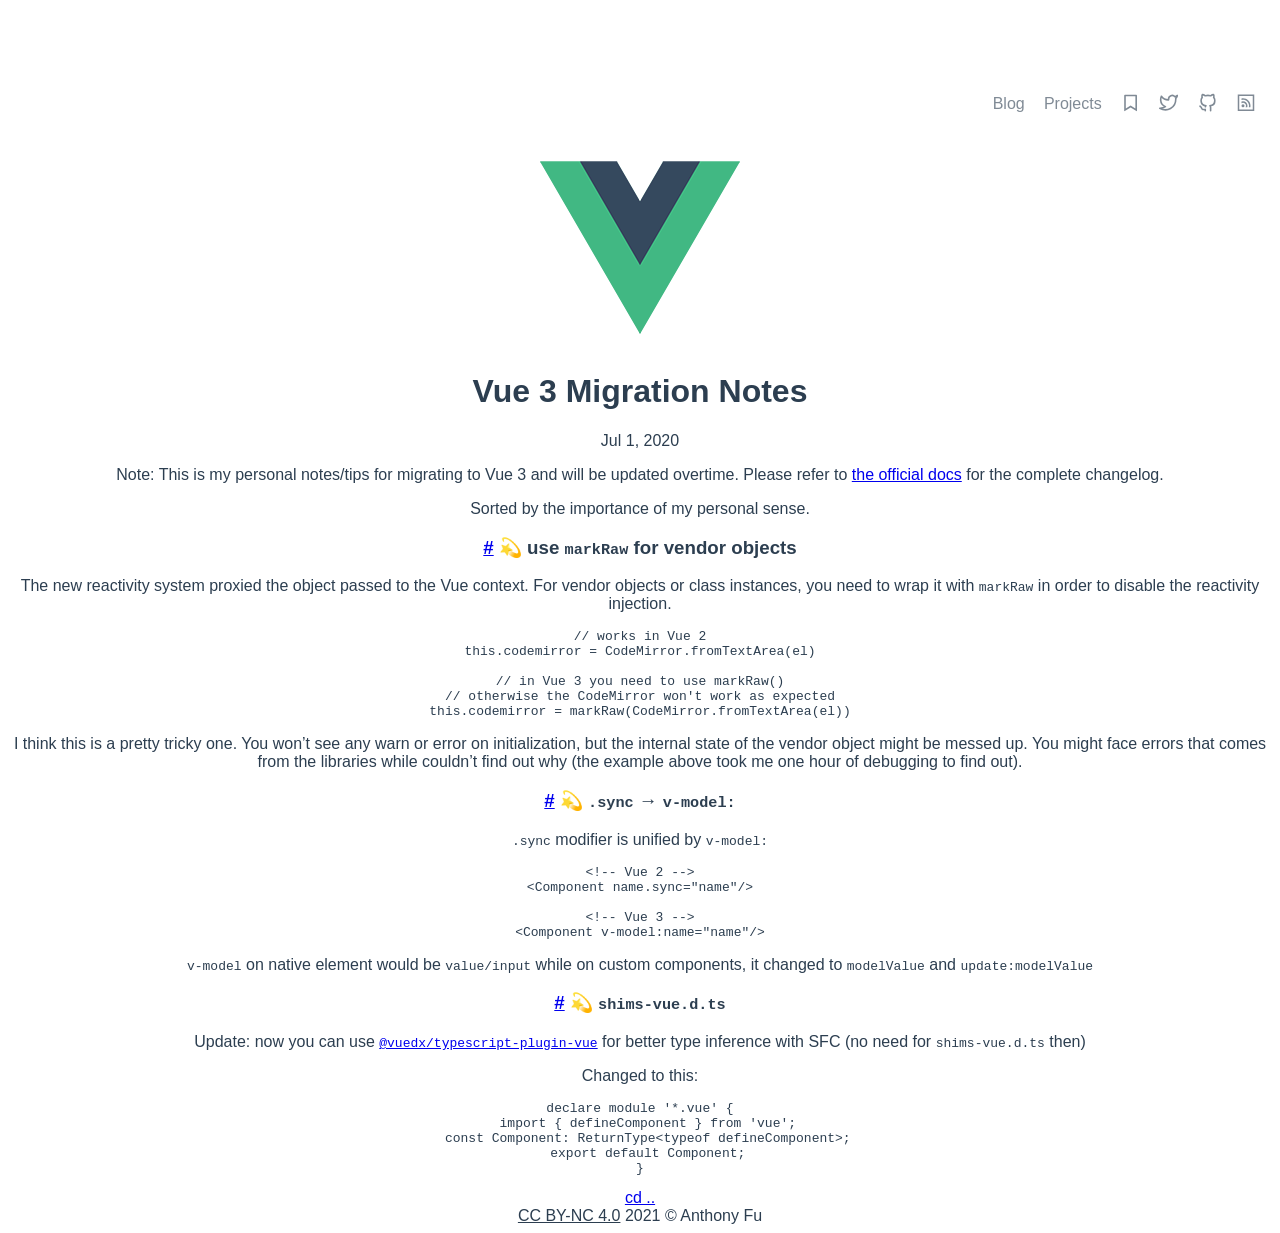
<file: posts/vue-3-notes.html>
<!DOCTYPE html><html lang="en" data-head-attrs=""><head>
    <meta charset="UTF-8">
    <link rel="icon" href="/favicon.ico">
    <meta name="viewport" content="width=device-width, initial-scale=1.0">
    <title>Vue 3 Migration Notes</title>
  <script type="module" crossorigin="" src="/assets/app.60d80988.js"></script>
  <link rel="modulepreload" href="/assets/vendor.fbceabe1.js">
  <link rel="stylesheet" href="/assets/app.ee3c4fff.css">
<link rel="modulepreload" crossorigin="" href="/assets/vue-3-notes.e385aedb.js"><meta property="og:title" content="Vue 3 Migration Notes"><meta name="head:count" content="1"></head>
  <body data-head-attrs="">
    <div id="app" data-server-rendered="true"><!--[--><header class="header" data-v-9fa0331c=""><a href="/" class="w-10 h-10 absolute lg:fixed m-6 select-none outline-none" focusable="false" data-v-9fa0331c=""></a><nav class="nav" data-v-9fa0331c=""><div class="spacer" data-v-9fa0331c=""></div><div class="right" data-v-9fa0331c=""><a href="/posts" class="" data-v-9fa0331c=""> Blog </a><a href="/projects" class="" data-v-9fa0331c=""> Projects </a><a href="/bookmarks" title="Bookmarks" class="" data-v-9fa0331c=""><svg xmlns="http://www.w3.org/2000/svg" xmlns:xlink="http://www.w3.org/1999/xlink" width="1.2em" height="1.2em" preserveAspectRatio="xMidYMid meet" viewBox="0 0 24 24" style="vertical-align:middle;transform:translateY(-5%);" data-v-9fa0331c=""><path d="M5 2h14a1 1 0 0 1 1 1v19.143a.5.5 0 0 1-.766.424L12 18.03l-7.234 4.536A.5.5 0 0 1 4 22.143V3a1 1 0 0 1 1-1zm13 2H6v15.432l6-3.761l6 3.761V4z" fill="currentColor"></path></svg></a><a href="https://twitter.com/antfu7" target="_blank" title="Twitter" class="hidden md:block" data-v-9fa0331c=""><svg xmlns="http://www.w3.org/2000/svg" xmlns:xlink="http://www.w3.org/1999/xlink" width="1.2em" height="1.2em" preserveAspectRatio="xMidYMid meet" viewBox="0 0 24 24" style="vertical-align:middle;transform:translateY(-5%);" data-v-9fa0331c=""><g fill="none" stroke="currentColor" stroke-width="2" stroke-linecap="round" stroke-linejoin="round"><path d="M23 3a10.9 10.9 0 0 1-3.14 1.53a4.48 4.48 0 0 0-7.86 3v1A10.66 10.66 0 0 1 3 4s-4 9 5 13a11.64 11.64 0 0 1-7 2c9 5 20 0 20-11.5a4.5 4.5 0 0 0-.08-.83A7.72 7.72 0 0 0 23 3z"></path></g></svg></a><a href="https://github.com/antfu" target="_blank" title="GitHub" class="hidden md:block" data-v-9fa0331c=""><svg xmlns="http://www.w3.org/2000/svg" xmlns:xlink="http://www.w3.org/1999/xlink" width="1.2em" height="1.2em" preserveAspectRatio="xMidYMid meet" viewBox="0 0 24 24" style="vertical-align:middle;transform:translateY(-5%);" data-v-9fa0331c=""><path d="M10.07 20.503a1 1 0 0 0-1.18-.983c-1.31.24-2.963.276-3.402-.958a5.708 5.708 0 0 0-1.837-2.415a1.2 1.2 0 0 1-.167-.11a1 1 0 0 0-.93-.645h-.005a1 1 0 0 0-1 .995c-.004.815.81 1.338 1.141 1.514a4.44 4.44 0 0 1 .924 1.36c.365 1.023 1.423 2.576 4.466 2.376l.003.098l.004.268a1 1 0 0 0 2 0l-.005-.318c-.005-.19-.012-.464-.012-1.182zM20.737 5.377c.032-.125.063-.264.09-.42a6.278 6.278 0 0 0-.408-3.293a1.002 1.002 0 0 0-.615-.58c-.356-.12-1.67-.357-4.184 1.25a13.87 13.87 0 0 0-6.354 0C6.762.75 5.455.966 5.102 1.079a.997.997 0 0 0-.631.584a6.3 6.3 0 0 0-.404 3.357c.025.127.051.246.079.354a6.27 6.27 0 0 0-1.256 3.83a8.422 8.422 0 0 0 .043.921c.334 4.603 3.334 5.984 5.424 6.459a4.591 4.591 0 0 0-.118.4a1 1 0 0 0 1.942.479a1.678 1.678 0 0 1 .468-.878a1 1 0 0 0-.546-1.745c-3.454-.395-4.954-1.802-5.18-4.899a6.61 6.61 0 0 1-.033-.738a4.258 4.258 0 0 1 .92-2.713a3.022 3.022 0 0 1 .195-.231a1 1 0 0 0 .188-1.025a3.388 3.388 0 0 1-.155-.555a4.094 4.094 0 0 1 .079-1.616a7.543 7.543 0 0 1 2.415 1.18a1.009 1.009 0 0 0 .827.133a11.777 11.777 0 0 1 6.173.001a1.005 1.005 0 0 0 .83-.138a7.572 7.572 0 0 1 2.406-1.19a4.04 4.04 0 0 1 .087 1.578a3.205 3.205 0 0 1-.169.607a1 1 0 0 0 .188 1.025c.078.087.155.18.224.268A4.122 4.122 0 0 1 20 9.203a7.039 7.039 0 0 1-.038.777c-.22 3.056-1.725 4.464-5.195 4.86a1 1 0 0 0-.546 1.746a1.63 1.63 0 0 1 .466.908a3.06 3.06 0 0 1 .093.82v2.333c-.01.648-.01 1.133-.01 1.356a1 1 0 1 0 2 0c0-.217 0-.692.01-1.34v-2.35a4.881 4.881 0 0 0-.155-1.311a4.256 4.256 0 0 0-.116-.416a6.513 6.513 0 0 0 5.445-6.424A8.697 8.697 0 0 0 22 9.203a6.13 6.13 0 0 0-1.263-3.826z" fill="currentColor"></path></svg></a><a href="/feed.xml" target="_blank" title="RSS" class="hidden md:block" data-v-9fa0331c=""><svg xmlns="http://www.w3.org/2000/svg" xmlns:xlink="http://www.w3.org/1999/xlink" width="1.2em" height="1.2em" preserveAspectRatio="xMidYMid meet" viewBox="0 0 32 32" style="vertical-align:middle;transform:translateY(-5%);font-size:1.25rem;margin:0 -0.125rem;" data-v-9fa0331c=""><path d="M5 5v22h22V5zm2 2h18v18H7zm5 3c-.684 0-1.355.055-2 .188v2.062a7.86 7.86 0 0 1 2-.25c4.41 0 8 3.59 8 8c0 .691-.086 1.36-.25 2h2.063A9.923 9.923 0 0 0 22 20c0-5.516-4.484-10-10-10zm0 4a5.96 5.96 0 0 0-2 .344v2.219A3.968 3.968 0 0 1 12 16c2.207 0 4 1.793 4 4c0 .73-.219 1.41-.563 2h2.22A5.96 5.96 0 0 0 18 20c0-3.309-2.691-6-6-6zm0 4a1.999 1.999 0 1 0 0 4a1.999 1.999 0 1 0 0-4z" fill="currentColor"></path></svg></a></div></nav></header><img alt="Vue logo" src="/assets/logo.03d6d6da.png"><!--[--><div class="prose m-auto mb-8"><h1 class="mb-0">Vue 3 Migration Notes</h1><p class="opacity-50 mt-0">Jul 1, 2020 <!----></p><!----></div><!--[--><div class="prose m-auto"><blockquote><p>Note: This is my personal notes/tips for migrating to Vue 3 and will be updated overtime. Please refer to <a href="https://v3.vuejs.org">the official docs</a> for the complete changelog.</p></blockquote><p>Sorted by the importance of my personal sense.</p><h3 id="💫-use-markraw-for-vendor-objects"><a class="header-anchor" href="#💫-use-markraw-for-vendor-objects" aria-hidden="true">#</a> 💫 use <code>markRaw</code> for vendor objects</h3><p>The new reactivity system proxied the object passed to the Vue context. For vendor objects or class instances, you need to wrap it with <code>markRaw</code> in order to disable the reactivity injection.</p><pre class="language-ts"><code class="language-ts"><span class="token comment">// works in Vue 2</span>
<span class="token keyword">this</span><span class="token punctuation">.</span>codemirror <span class="token operator">=</span> CodeMirror<span class="token punctuation">.</span><span class="token function">fromTextArea</span><span class="token punctuation">(</span>el<span class="token punctuation">)</span>

<span class="token comment">// in Vue 3 you need to use markRaw()</span>
<span class="token comment">// otherwise the CodeMirror won't work as expected</span>
<span class="token keyword">this</span><span class="token punctuation">.</span>codemirror <span class="token operator">=</span> <span class="token function">markRaw</span><span class="token punctuation">(</span>CodeMirror<span class="token punctuation">.</span><span class="token function">fromTextArea</span><span class="token punctuation">(</span>el<span class="token punctuation">)</span><span class="token punctuation">)</span>
</code></pre><p>I think this is a pretty tricky one. You won’t see any warn or error on initialization, but the internal state of the vendor object might be messed up. You might face errors that comes from the libraries while couldn’t find out why (the example above took me one hour of debugging to find out).</p><h3 id="💫-sync-→-v-model"><a class="header-anchor" href="#💫-sync-→-v-model" aria-hidden="true">#</a> 💫 <code>.sync</code> → <code>v-model:</code></h3><p><code>.sync</code> modifier is unified by <code>v-model:</code></p><pre class="language-html"><code class="language-html"><span class="token comment">&lt;!-- Vue 2 --&gt;</span>
<span class="token tag"><span class="token tag"><span class="token punctuation">&lt;</span>Component</span> <span class="token attr-name">name.sync</span><span class="token attr-value"><span class="token punctuation attr-equals">=</span><span class="token punctuation">"</span>name<span class="token punctuation">"</span></span><span class="token punctuation">/&gt;</span></span>

<span class="token comment">&lt;!-- Vue 3 --&gt;</span>
<span class="token tag"><span class="token tag"><span class="token punctuation">&lt;</span>Component</span> <span class="token attr-name"><span class="token namespace">v-model:</span>name</span><span class="token attr-value"><span class="token punctuation attr-equals">=</span><span class="token punctuation">"</span>name<span class="token punctuation">"</span></span><span class="token punctuation">/&gt;</span></span>
</code></pre><p><code>v-model</code> on native element would be <code>value/input</code> while on custom components, it changed to <code>modelValue</code> and <code>update:modelValue</code></p><h3 id="💫-shims-vue-d-ts"><a class="header-anchor" href="#💫-shims-vue-d-ts" aria-hidden="true">#</a> 💫 <code>shims-vue.d.ts</code></h3><blockquote><p>Update: now you can use <a href="https://github.com/znck/vue-developer-experience/tree/master/packages/typescript-plugin-vue"><code>@vuedx/typescript-plugin-vue</code></a> for better type inference with SFC (no need for <code>shims-vue.d.ts</code> then)</p></blockquote><p>Changed to this:</p><pre class="language-ts"><code class="language-ts"><span class="token keyword">declare</span> <span class="token keyword">module</span> <span class="token string">'*.vue'</span> <span class="token punctuation">{</span>
  <span class="token keyword">import</span> <span class="token punctuation">{</span> defineComponent <span class="token punctuation">}</span> <span class="token keyword">from</span> <span class="token string">'vue'</span><span class="token punctuation">;</span>
  <span class="token keyword">const</span> Component<span class="token operator">:</span> ReturnType<span class="token operator">&lt;</span><span class="token keyword">typeof</span> defineComponent<span class="token operator">&gt;</span><span class="token punctuation">;</span>
  <span class="token keyword">export</span> <span class="token keyword">default</span> Component<span class="token punctuation">;</span>
<span class="token punctuation">}</span>
</code></pre></div><!--]--><div class="prose m-auto mt-8 mb-8"><a href="/posts" class="font-mono no-underline opacity-50 hover:opacity-75"> cd .. </a></div><!--]--><div class="mt-10 mb-6 prose m-auto opacity-50 flex"><span class="text-sm"><a target="_blank" href="https://creativecommons.org/licenses/by-nc/4.0/" style="color:inherit;">CC BY-NC 4.0</a> 2021 © Anthony Fu</span><div class="flex-auto"></div></div><!--]--></div>
    
  

</body></html>
</file>
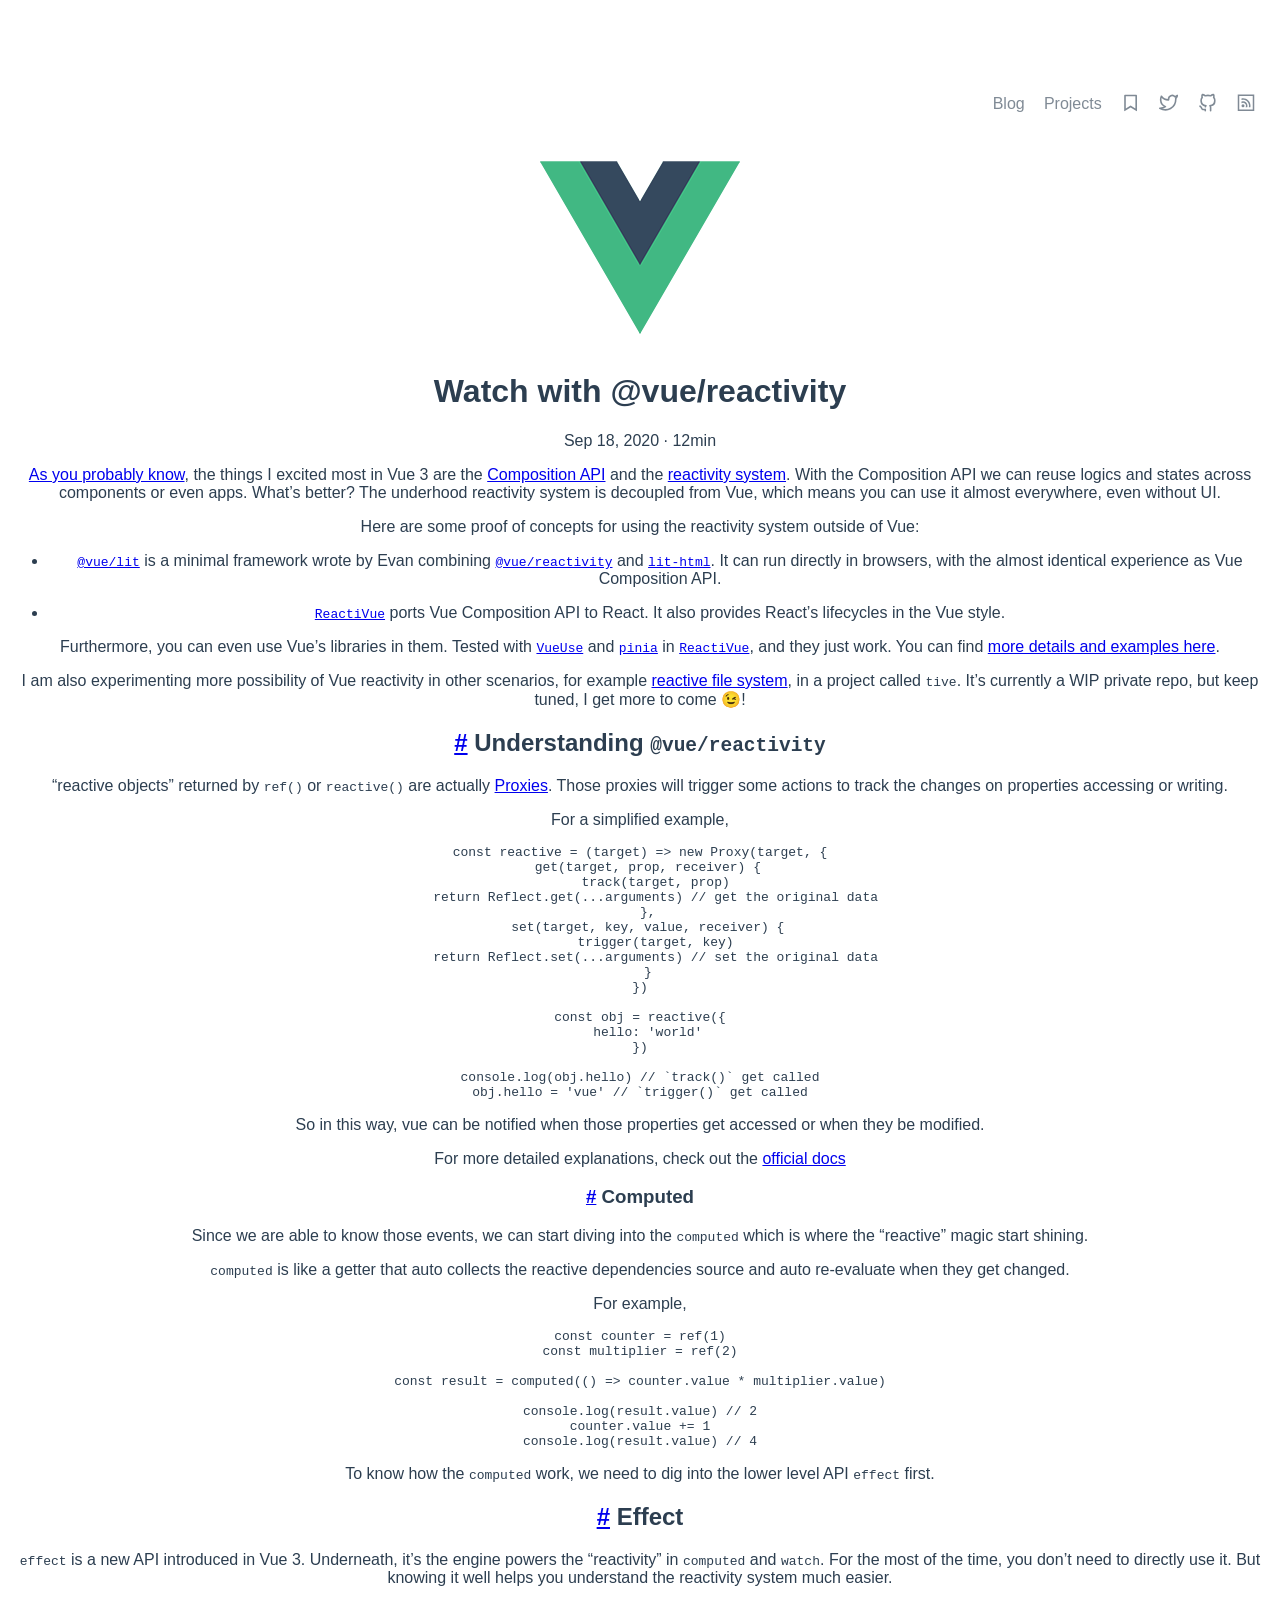
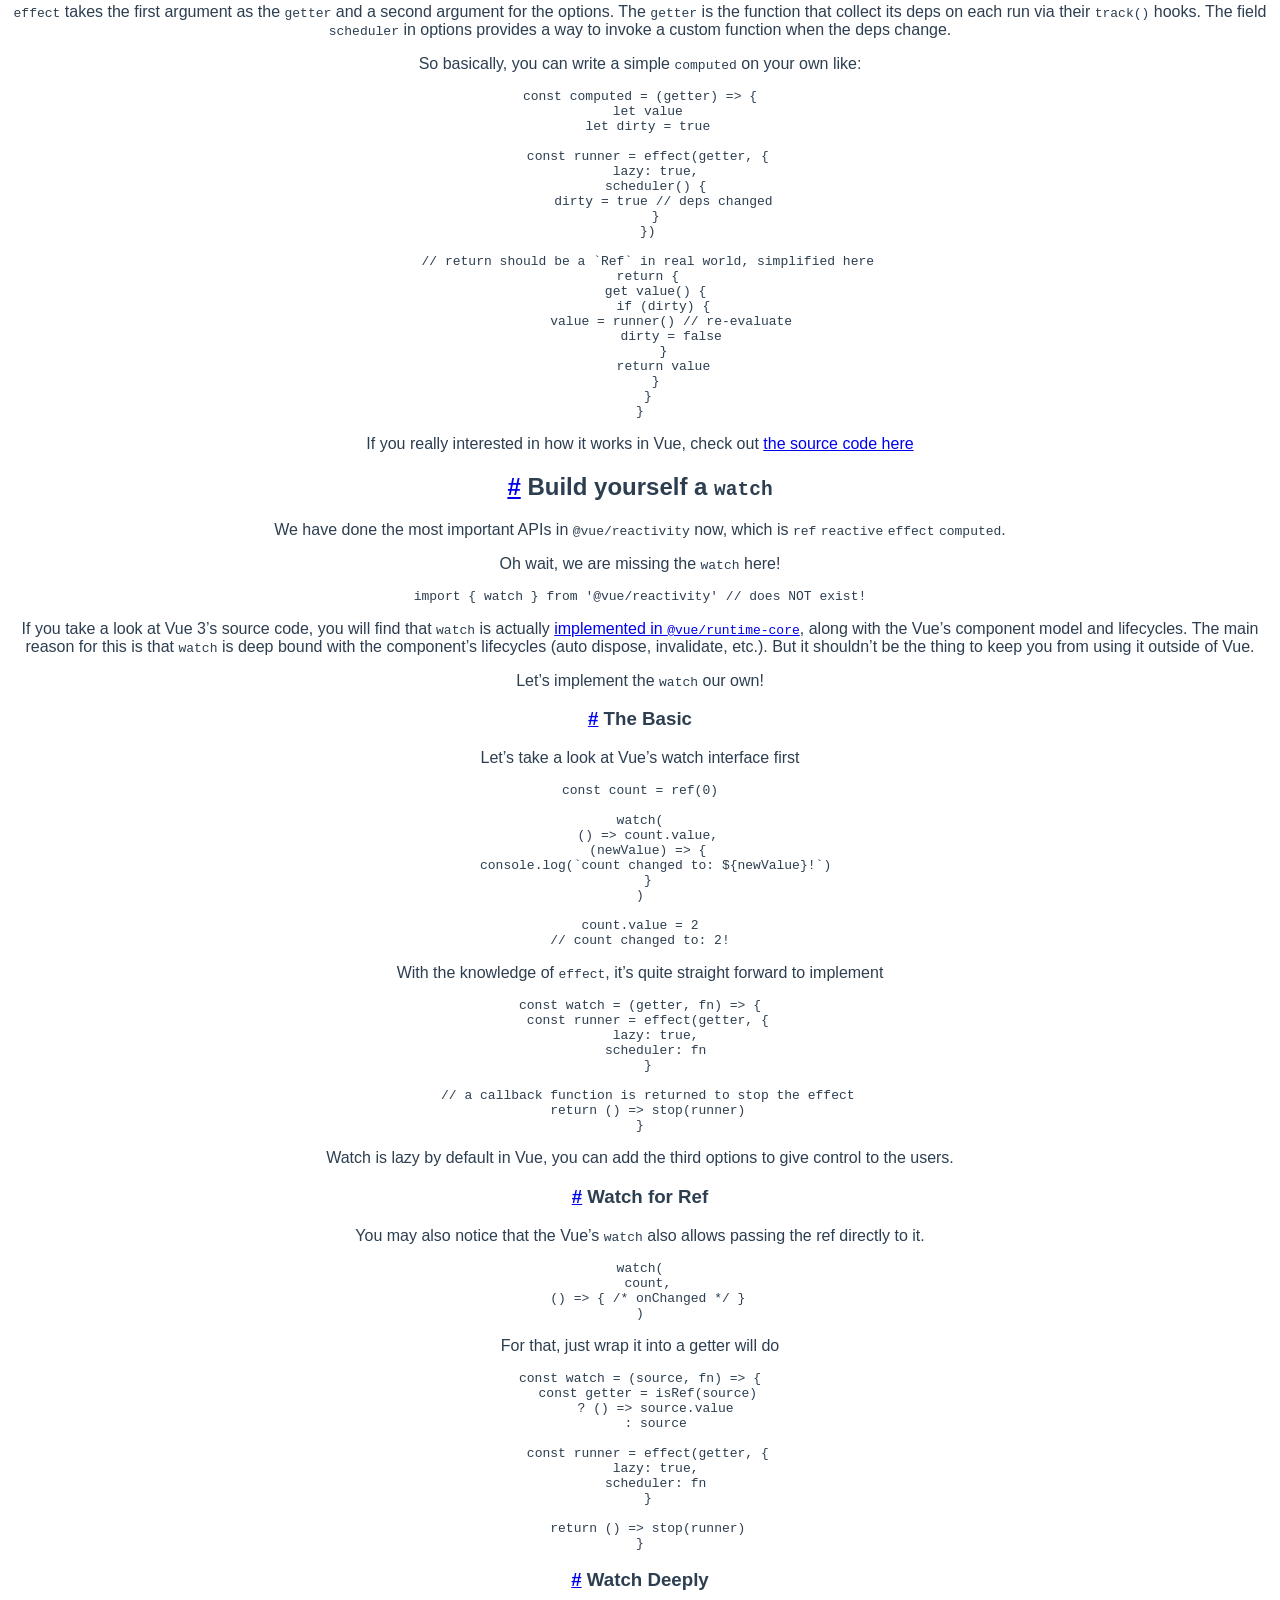
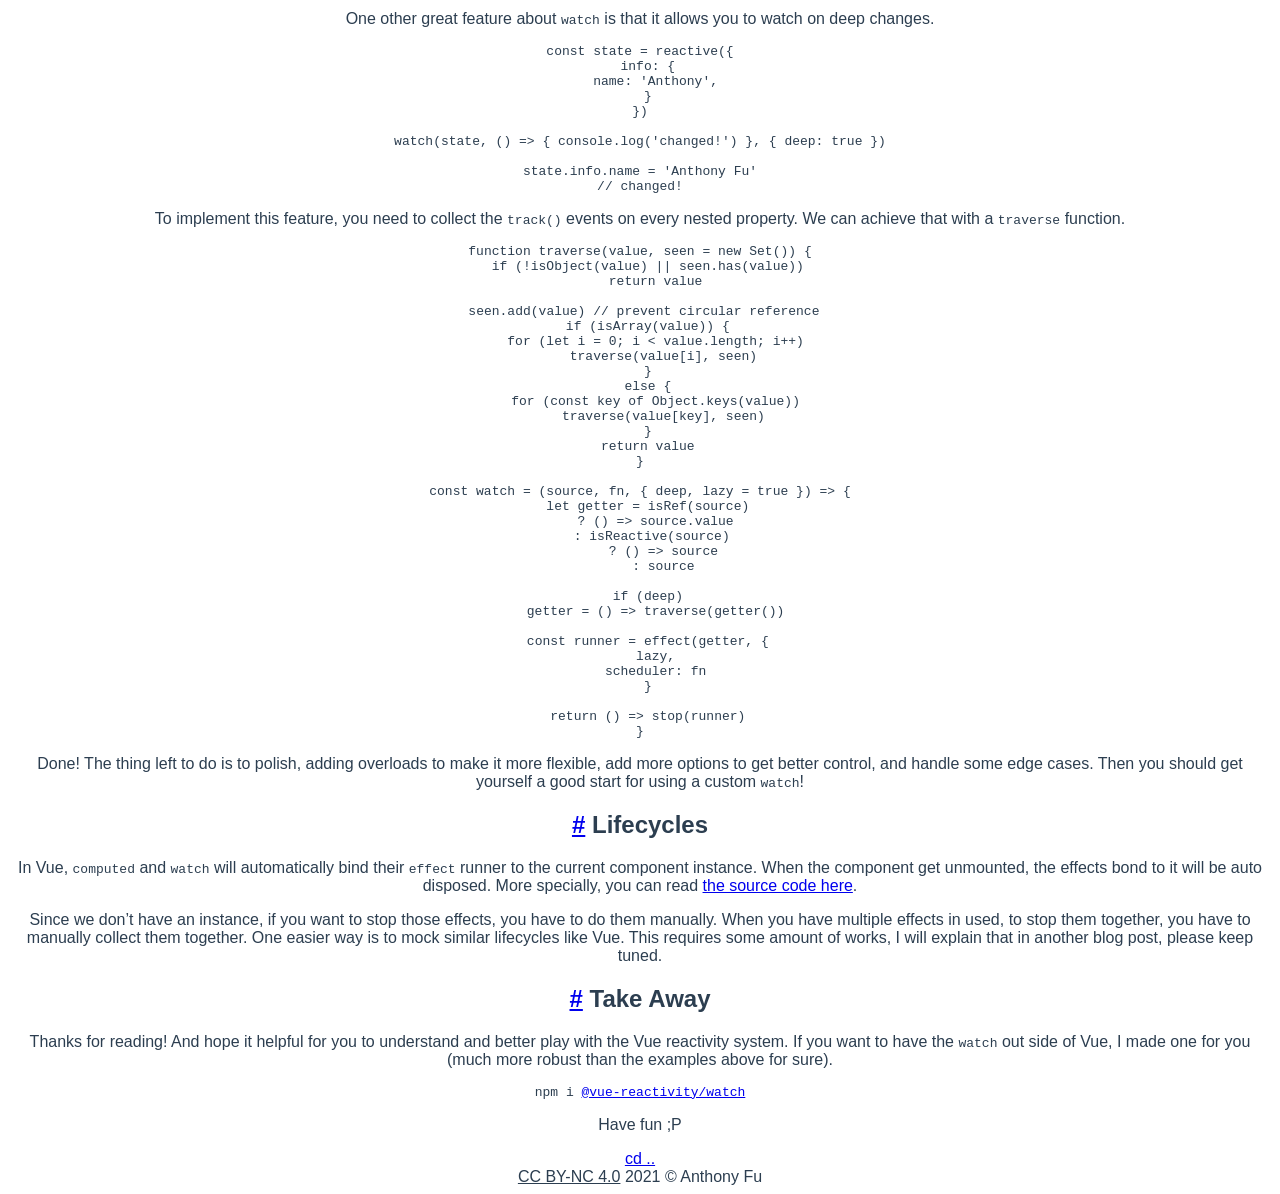
<file: posts/watch-with-reactivity.html>
<!DOCTYPE html><html lang="en" data-head-attrs=""><head>
    <meta charset="UTF-8">
    <link rel="icon" href="/favicon.ico">
    <meta name="viewport" content="width=device-width, initial-scale=1.0">
    <title>Watch with @vue/reactivity</title>
  <script type="module" crossorigin="" src="/assets/app.60d80988.js"></script>
  <link rel="modulepreload" href="/assets/vendor.fbceabe1.js">
  <link rel="stylesheet" href="/assets/app.ee3c4fff.css">
<link rel="modulepreload" crossorigin="" href="/assets/watch-with-reactivity.2d8f23f7.js"><meta property="og:title" content="Watch with @vue/reactivity"><meta property="og:description" content="A brief intro of how it works and a guide to implementing the (missing) `watch` on your own."><meta name="description" content="A brief intro of how it works and a guide to implementing the (missing) `watch` on your own."><meta name="head:count" content="3"></head>
  <body data-head-attrs="">
    <div id="app" data-server-rendered="true"><!--[--><header class="header" data-v-9fa0331c=""><a href="/" class="w-10 h-10 absolute lg:fixed m-6 select-none outline-none" focusable="false" data-v-9fa0331c=""></a><nav class="nav" data-v-9fa0331c=""><div class="spacer" data-v-9fa0331c=""></div><div class="right" data-v-9fa0331c=""><a href="/posts" class="" data-v-9fa0331c=""> Blog </a><a href="/projects" class="" data-v-9fa0331c=""> Projects </a><a href="/bookmarks" title="Bookmarks" class="" data-v-9fa0331c=""><svg xmlns="http://www.w3.org/2000/svg" xmlns:xlink="http://www.w3.org/1999/xlink" width="1.2em" height="1.2em" preserveAspectRatio="xMidYMid meet" viewBox="0 0 24 24" style="vertical-align:middle;transform:translateY(-5%);" data-v-9fa0331c=""><path d="M5 2h14a1 1 0 0 1 1 1v19.143a.5.5 0 0 1-.766.424L12 18.03l-7.234 4.536A.5.5 0 0 1 4 22.143V3a1 1 0 0 1 1-1zm13 2H6v15.432l6-3.761l6 3.761V4z" fill="currentColor"></path></svg></a><a href="https://twitter.com/antfu7" target="_blank" title="Twitter" class="hidden md:block" data-v-9fa0331c=""><svg xmlns="http://www.w3.org/2000/svg" xmlns:xlink="http://www.w3.org/1999/xlink" width="1.2em" height="1.2em" preserveAspectRatio="xMidYMid meet" viewBox="0 0 24 24" style="vertical-align:middle;transform:translateY(-5%);" data-v-9fa0331c=""><g fill="none" stroke="currentColor" stroke-width="2" stroke-linecap="round" stroke-linejoin="round"><path d="M23 3a10.9 10.9 0 0 1-3.14 1.53a4.48 4.48 0 0 0-7.86 3v1A10.66 10.66 0 0 1 3 4s-4 9 5 13a11.64 11.64 0 0 1-7 2c9 5 20 0 20-11.5a4.5 4.5 0 0 0-.08-.83A7.72 7.72 0 0 0 23 3z"></path></g></svg></a><a href="https://github.com/antfu" target="_blank" title="GitHub" class="hidden md:block" data-v-9fa0331c=""><svg xmlns="http://www.w3.org/2000/svg" xmlns:xlink="http://www.w3.org/1999/xlink" width="1.2em" height="1.2em" preserveAspectRatio="xMidYMid meet" viewBox="0 0 24 24" style="vertical-align:middle;transform:translateY(-5%);" data-v-9fa0331c=""><path d="M10.07 20.503a1 1 0 0 0-1.18-.983c-1.31.24-2.963.276-3.402-.958a5.708 5.708 0 0 0-1.837-2.415a1.2 1.2 0 0 1-.167-.11a1 1 0 0 0-.93-.645h-.005a1 1 0 0 0-1 .995c-.004.815.81 1.338 1.141 1.514a4.44 4.44 0 0 1 .924 1.36c.365 1.023 1.423 2.576 4.466 2.376l.003.098l.004.268a1 1 0 0 0 2 0l-.005-.318c-.005-.19-.012-.464-.012-1.182zM20.737 5.377c.032-.125.063-.264.09-.42a6.278 6.278 0 0 0-.408-3.293a1.002 1.002 0 0 0-.615-.58c-.356-.12-1.67-.357-4.184 1.25a13.87 13.87 0 0 0-6.354 0C6.762.75 5.455.966 5.102 1.079a.997.997 0 0 0-.631.584a6.3 6.3 0 0 0-.404 3.357c.025.127.051.246.079.354a6.27 6.27 0 0 0-1.256 3.83a8.422 8.422 0 0 0 .043.921c.334 4.603 3.334 5.984 5.424 6.459a4.591 4.591 0 0 0-.118.4a1 1 0 0 0 1.942.479a1.678 1.678 0 0 1 .468-.878a1 1 0 0 0-.546-1.745c-3.454-.395-4.954-1.802-5.18-4.899a6.61 6.61 0 0 1-.033-.738a4.258 4.258 0 0 1 .92-2.713a3.022 3.022 0 0 1 .195-.231a1 1 0 0 0 .188-1.025a3.388 3.388 0 0 1-.155-.555a4.094 4.094 0 0 1 .079-1.616a7.543 7.543 0 0 1 2.415 1.18a1.009 1.009 0 0 0 .827.133a11.777 11.777 0 0 1 6.173.001a1.005 1.005 0 0 0 .83-.138a7.572 7.572 0 0 1 2.406-1.19a4.04 4.04 0 0 1 .087 1.578a3.205 3.205 0 0 1-.169.607a1 1 0 0 0 .188 1.025c.078.087.155.18.224.268A4.122 4.122 0 0 1 20 9.203a7.039 7.039 0 0 1-.038.777c-.22 3.056-1.725 4.464-5.195 4.86a1 1 0 0 0-.546 1.746a1.63 1.63 0 0 1 .466.908a3.06 3.06 0 0 1 .093.82v2.333c-.01.648-.01 1.133-.01 1.356a1 1 0 1 0 2 0c0-.217 0-.692.01-1.34v-2.35a4.881 4.881 0 0 0-.155-1.311a4.256 4.256 0 0 0-.116-.416a6.513 6.513 0 0 0 5.445-6.424A8.697 8.697 0 0 0 22 9.203a6.13 6.13 0 0 0-1.263-3.826z" fill="currentColor"></path></svg></a><a href="/feed.xml" target="_blank" title="RSS" class="hidden md:block" data-v-9fa0331c=""><svg xmlns="http://www.w3.org/2000/svg" xmlns:xlink="http://www.w3.org/1999/xlink" width="1.2em" height="1.2em" preserveAspectRatio="xMidYMid meet" viewBox="0 0 32 32" style="vertical-align:middle;transform:translateY(-5%);font-size:1.25rem;margin:0 -0.125rem;" data-v-9fa0331c=""><path d="M5 5v22h22V5zm2 2h18v18H7zm5 3c-.684 0-1.355.055-2 .188v2.062a7.86 7.86 0 0 1 2-.25c4.41 0 8 3.59 8 8c0 .691-.086 1.36-.25 2h2.063A9.923 9.923 0 0 0 22 20c0-5.516-4.484-10-10-10zm0 4a5.96 5.96 0 0 0-2 .344v2.219A3.968 3.968 0 0 1 12 16c2.207 0 4 1.793 4 4c0 .73-.219 1.41-.563 2h2.22A5.96 5.96 0 0 0 18 20c0-3.309-2.691-6-6-6zm0 4a1.999 1.999 0 1 0 0 4a1.999 1.999 0 1 0 0-4z" fill="currentColor"></path></svg></a></div></nav></header><img alt="Vue logo" src="/assets/logo.03d6d6da.png"><!--[--><div class="prose m-auto mb-8"><h1 class="mb-0">Watch with @vue/reactivity</h1><p class="opacity-50 mt-0">Sep 18, 2020 <span>· 12min</span></p><!----></div><!--[--><div class="prose m-auto"><p><a href="https://twitter.com/antfu7/status/1298667080804233221">As you probably know</a>, the things I excited most in Vue 3 are the <a href="https://v3.vuejs.org/guide/composition-api-introduction.html">Composition API</a> and the <a href="https://v3.vuejs.org/guide/reactivity.html">reactivity system</a>. With the Composition API we can reuse logics and states across components or even apps. What’s better? The underhood reactivity system is decoupled from Vue, which means you can use it almost everywhere, even without UI.</p><p>Here are some proof of concepts for using the reactivity system outside of Vue:</p><ul><li><p><a href="https://github.com/yyx990803/vue-lit"><code>@vue/lit</code></a> is a minimal framework wrote by Evan combining <a href="https://github.com/vuejs/vue-next/tree/master/packages/reactivity"><code>@vue/reactivity</code></a> and <a href="https://lit-html.polymer-project.org/"><code>lit-html</code></a>. It can run directly in browsers, with the almost identical experience as Vue Composition API.</p></li><li><p><a href="https://github.com/antfu/reactivue"><code>ReactiVue</code></a> ports Vue Composition API to React. It also provides React’s lifecycles in the Vue style.</p></li></ul><p>Furthermore, you can even use Vue’s libraries in them. Tested with <a href="https://github.com/antfu/vueuse"><code>VueUse</code></a> and <a href="https://github.com/posva/pinia"><code>pinia</code></a> in <a href="https://github.com/antfu/reactivue"><code>ReactiVue</code></a>, and they just work. You can find <a href="https://github.com/antfu/reactivue#using-vues-libraries">more details and examples here</a>.</p><p>I am also experimenting more possibility of Vue reactivity in other scenarios, for example <a href="https://twitter.com/antfu7/status/1305313110903779330?s=20">reactive file system</a>, in a project called <code>tive</code>. It’s currently a WIP private repo, but keep tuned, I get more to come 😉!</p><h2 id="understanding-vue-reactivity"><a class="header-anchor" href="#understanding-vue-reactivity" aria-hidden="true">#</a> Understanding <code>@vue/reactivity</code></h2><p>“reactive objects” returned by <code>ref()</code> or <code>reactive()</code> are actually <a href="https://developer.mozilla.org/en-US/docs/Web/JavaScript/Reference/Global_Objects/Proxy">Proxies</a>. Those proxies will trigger some actions to track the changes on properties accessing or writing.</p><p>For a simplified example,</p><pre class="language-ts"><code class="language-ts"><span class="token keyword">const</span> <span class="token function-variable function">reactive</span> <span class="token operator">=</span> <span class="token punctuation">(</span>target<span class="token punctuation">)</span> <span class="token operator">=&gt;</span> <span class="token keyword">new</span> <span class="token class-name">Proxy</span><span class="token punctuation">(</span>target<span class="token punctuation">,</span> <span class="token punctuation">{</span>
  <span class="token keyword">get</span><span class="token punctuation">(</span>target<span class="token punctuation">,</span> prop<span class="token punctuation">,</span> receiver<span class="token punctuation">)</span> <span class="token punctuation">{</span>
    <span class="token function">track</span><span class="token punctuation">(</span>target<span class="token punctuation">,</span> prop<span class="token punctuation">)</span>
    <span class="token keyword">return</span> Reflect<span class="token punctuation">.</span><span class="token keyword">get</span><span class="token punctuation">(</span><span class="token operator">...</span>arguments<span class="token punctuation">)</span> <span class="token comment">// get the original data</span>
  <span class="token punctuation">}</span><span class="token punctuation">,</span>
  <span class="token keyword">set</span><span class="token punctuation">(</span>target<span class="token punctuation">,</span> key<span class="token punctuation">,</span> value<span class="token punctuation">,</span> receiver<span class="token punctuation">)</span> <span class="token punctuation">{</span>
    <span class="token function">trigger</span><span class="token punctuation">(</span>target<span class="token punctuation">,</span> key<span class="token punctuation">)</span>
    <span class="token keyword">return</span> Reflect<span class="token punctuation">.</span><span class="token keyword">set</span><span class="token punctuation">(</span><span class="token operator">...</span>arguments<span class="token punctuation">)</span> <span class="token comment">// set the original data</span>
  <span class="token punctuation">}</span>
<span class="token punctuation">}</span><span class="token punctuation">)</span>

<span class="token keyword">const</span> obj <span class="token operator">=</span> <span class="token function">reactive</span><span class="token punctuation">(</span><span class="token punctuation">{</span>
  hello<span class="token operator">:</span> <span class="token string">'world'</span>
<span class="token punctuation">}</span><span class="token punctuation">)</span>

<span class="token builtin">console</span><span class="token punctuation">.</span><span class="token function">log</span><span class="token punctuation">(</span>obj<span class="token punctuation">.</span>hello<span class="token punctuation">)</span> <span class="token comment">// `track()` get called</span>
obj<span class="token punctuation">.</span>hello <span class="token operator">=</span> <span class="token string">'vue'</span> <span class="token comment">// `trigger()` get called</span>
</code></pre><p>So in this way, vue can be notified when those properties get accessed or when they be modified.</p><blockquote><p>For more detailed explanations, check out the <a href="https://v3.vuejs.org/guide/reactivity.html#what-is-reactivity">official docs</a></p></blockquote><h3 id="computed"><a class="header-anchor" href="#computed" aria-hidden="true">#</a> Computed</h3><p>Since we are able to know those events, we can start diving into the <code>computed</code> which is where the “reactive” magic start shining.</p><p><code>computed</code> is like a getter that auto collects the reactive dependencies source and auto re-evaluate when they get changed.</p><p>For example,</p><pre class="language-ts"><code class="language-ts"><span class="token keyword">const</span> counter <span class="token operator">=</span> <span class="token function">ref</span><span class="token punctuation">(</span><span class="token number">1</span><span class="token punctuation">)</span>
<span class="token keyword">const</span> multiplier <span class="token operator">=</span> <span class="token function">ref</span><span class="token punctuation">(</span><span class="token number">2</span><span class="token punctuation">)</span>

<span class="token keyword">const</span> result <span class="token operator">=</span> <span class="token function">computed</span><span class="token punctuation">(</span><span class="token punctuation">(</span><span class="token punctuation">)</span> <span class="token operator">=&gt;</span> counter<span class="token punctuation">.</span>value <span class="token operator">*</span> multiplier<span class="token punctuation">.</span>value<span class="token punctuation">)</span>

<span class="token builtin">console</span><span class="token punctuation">.</span><span class="token function">log</span><span class="token punctuation">(</span>result<span class="token punctuation">.</span>value<span class="token punctuation">)</span> <span class="token comment">// 2</span>
counter<span class="token punctuation">.</span>value <span class="token operator">+=</span> <span class="token number">1</span>
<span class="token builtin">console</span><span class="token punctuation">.</span><span class="token function">log</span><span class="token punctuation">(</span>result<span class="token punctuation">.</span>value<span class="token punctuation">)</span> <span class="token comment">// 4</span>
</code></pre><p>To know how the <code>computed</code> work, we need to dig into the lower level API <code>effect</code> first.</p><h2 id="effect"><a class="header-anchor" href="#effect" aria-hidden="true">#</a> Effect</h2><p><code>effect</code> is a new API introduced in Vue 3. Underneath, it’s the engine powers the “reactivity” in <code>computed</code> and <code>watch</code>. For the most of the time, you don’t need to directly use it. But knowing it well helps you understand the reactivity system much easier.</p><p><code>effect</code> takes the first argument as the <code>getter</code> and a second argument for the options. The <code>getter</code> is the function that collect its deps on each run via their <code>track()</code> hooks. The field <code>scheduler</code> in options provides a way to invoke a custom function when the deps change.</p><p>So basically, you can write a simple <code>computed</code> on your own like:</p><pre class="language-ts"><code class="language-ts"><span class="token keyword">const</span> <span class="token function-variable function">computed</span> <span class="token operator">=</span> <span class="token punctuation">(</span>getter<span class="token punctuation">)</span> <span class="token operator">=&gt;</span> <span class="token punctuation">{</span>
  <span class="token keyword">let</span> value
  <span class="token keyword">let</span> dirty <span class="token operator">=</span> <span class="token boolean">true</span>
  
  <span class="token keyword">const</span> runner <span class="token operator">=</span> <span class="token function">effect</span><span class="token punctuation">(</span>getter<span class="token punctuation">,</span> <span class="token punctuation">{</span>
    lazy<span class="token operator">:</span> <span class="token boolean">true</span><span class="token punctuation">,</span>
    <span class="token function">scheduler</span><span class="token punctuation">(</span><span class="token punctuation">)</span> <span class="token punctuation">{</span>
      dirty <span class="token operator">=</span> <span class="token boolean">true</span> <span class="token comment">// deps changed</span>
    <span class="token punctuation">}</span>
  <span class="token punctuation">}</span><span class="token punctuation">)</span>
  
  <span class="token comment">// return should be a `Ref` in real world, simplified here</span>
  <span class="token keyword">return</span> <span class="token punctuation">{</span>
    <span class="token keyword">get</span> <span class="token function">value</span><span class="token punctuation">(</span><span class="token punctuation">)</span> <span class="token punctuation">{</span>
      <span class="token keyword">if</span> <span class="token punctuation">(</span>dirty<span class="token punctuation">)</span> <span class="token punctuation">{</span>
        value <span class="token operator">=</span> <span class="token function">runner</span><span class="token punctuation">(</span><span class="token punctuation">)</span> <span class="token comment">// re-evaluate</span>
        dirty <span class="token operator">=</span> <span class="token boolean">false</span>
      <span class="token punctuation">}</span>
      <span class="token keyword">return</span> value
    <span class="token punctuation">}</span>
  <span class="token punctuation">}</span>
<span class="token punctuation">}</span>
</code></pre><p>If you really interested in how it works in Vue, check out <a href="https://github.com/vuejs/vue-next/blob/master/packages/reactivity/src/computed.ts">the source code here</a></p><h2 id="build-yourself-a-watch"><a class="header-anchor" href="#build-yourself-a-watch" aria-hidden="true">#</a> Build yourself a <code>watch</code></h2><p>We have done the most important APIs in <code>@vue/reactivity</code> now, which is <code>ref</code> <code>reactive</code> <code>effect</code> <code>computed</code>.</p><p>Oh wait, we are missing the <code>watch</code> here!</p><pre class="language-js"><code class="language-js"><span class="token keyword">import</span> <span class="token punctuation">{</span> watch <span class="token punctuation">}</span> <span class="token keyword">from</span> <span class="token string">'@vue/reactivity'</span> <span class="token comment">// does NOT exist!</span>
</code></pre><p>If you take a look at Vue 3’s source code, you will find that <code>watch</code> is actually <a href="https://github.com/vuejs/vue-next/blob/master/packages/runtime-core/src/apiWatch.ts">implemented in <code>@vue/runtime-core</code></a>, along with the Vue’s component model and lifecycles. The main reason for this is that <code>watch</code> is deep bound with the component’s lifecycles (auto dispose, invalidate, etc.). But it shouldn’t be the thing to keep you from using it outside of Vue.</p><p>Let’s implement the <code>watch</code> our own!</p><h3 id="the-basic"><a class="header-anchor" href="#the-basic" aria-hidden="true">#</a> The Basic</h3><p>Let’s take a look at Vue’s watch interface first</p><pre class="language-ts"><code class="language-ts"><span class="token keyword">const</span> count <span class="token operator">=</span> <span class="token function">ref</span><span class="token punctuation">(</span><span class="token number">0</span><span class="token punctuation">)</span>

<span class="token function">watch</span><span class="token punctuation">(</span>
  <span class="token punctuation">(</span><span class="token punctuation">)</span> <span class="token operator">=&gt;</span> count<span class="token punctuation">.</span>value<span class="token punctuation">,</span>
  <span class="token punctuation">(</span>newValue<span class="token punctuation">)</span> <span class="token operator">=&gt;</span> <span class="token punctuation">{</span>
    <span class="token builtin">console</span><span class="token punctuation">.</span><span class="token function">log</span><span class="token punctuation">(</span><span class="token template-string"><span class="token template-punctuation string">`</span><span class="token string">count changed to: </span><span class="token interpolation"><span class="token interpolation-punctuation punctuation">${</span>newValue<span class="token interpolation-punctuation punctuation">}</span></span><span class="token string">!</span><span class="token template-punctuation string">`</span></span><span class="token punctuation">)</span>
  <span class="token punctuation">}</span>
<span class="token punctuation">)</span>

count<span class="token punctuation">.</span>value <span class="token operator">=</span> <span class="token number">2</span>
<span class="token comment">// count changed to: 2!</span>
</code></pre><p>With the knowledge of <code>effect</code>, it’s quite straight forward to implement</p><pre class="language-ts"><code class="language-ts"><span class="token keyword">const</span> <span class="token function-variable function">watch</span> <span class="token operator">=</span> <span class="token punctuation">(</span>getter<span class="token punctuation">,</span> fn<span class="token punctuation">)</span> <span class="token operator">=&gt;</span> <span class="token punctuation">{</span>
  <span class="token keyword">const</span> runner <span class="token operator">=</span> <span class="token function">effect</span><span class="token punctuation">(</span>getter<span class="token punctuation">,</span> <span class="token punctuation">{</span>
    lazy<span class="token operator">:</span> <span class="token boolean">true</span><span class="token punctuation">,</span>
    scheduler<span class="token operator">:</span> fn
  <span class="token punctuation">}</span>
  
  <span class="token comment">// a callback function is returned to stop the effect</span>
  <span class="token keyword">return</span> <span class="token punctuation">(</span><span class="token punctuation">)</span> <span class="token operator">=&gt;</span> <span class="token function">stop</span><span class="token punctuation">(</span>runner<span class="token punctuation">)</span>
<span class="token punctuation">}</span>
</code></pre><p>Watch is lazy by default in Vue, you can add the third options to give control to the users.</p><h3 id="watch-for-ref"><a class="header-anchor" href="#watch-for-ref" aria-hidden="true">#</a> Watch for Ref</h3><p>You may also notice that the Vue’s <code>watch</code> also allows passing the ref directly to it.</p><pre class="language-ts"><code class="language-ts"><span class="token function">watch</span><span class="token punctuation">(</span>
  count<span class="token punctuation">,</span>
  <span class="token punctuation">(</span><span class="token punctuation">)</span> <span class="token operator">=&gt;</span> <span class="token punctuation">{</span> <span class="token comment">/* onChanged */</span> <span class="token punctuation">}</span>
<span class="token punctuation">)</span>
</code></pre><p>For that, just wrap it into a getter will do</p><pre class="language-ts"><code class="language-ts"><span class="token keyword">const</span> <span class="token function-variable function">watch</span> <span class="token operator">=</span> <span class="token punctuation">(</span>source<span class="token punctuation">,</span> fn<span class="token punctuation">)</span> <span class="token operator">=&gt;</span> <span class="token punctuation">{</span>
  <span class="token keyword">const</span> getter <span class="token operator">=</span> <span class="token function">isRef</span><span class="token punctuation">(</span>source<span class="token punctuation">)</span>
    <span class="token operator">?</span> <span class="token punctuation">(</span><span class="token punctuation">)</span> <span class="token operator">=&gt;</span> source<span class="token punctuation">.</span>value
    <span class="token operator">:</span> source

  <span class="token keyword">const</span> runner <span class="token operator">=</span> <span class="token function">effect</span><span class="token punctuation">(</span>getter<span class="token punctuation">,</span> <span class="token punctuation">{</span>
    lazy<span class="token operator">:</span> <span class="token boolean">true</span><span class="token punctuation">,</span>
    scheduler<span class="token operator">:</span> fn
  <span class="token punctuation">}</span>

  <span class="token keyword">return</span> <span class="token punctuation">(</span><span class="token punctuation">)</span> <span class="token operator">=&gt;</span> <span class="token function">stop</span><span class="token punctuation">(</span>runner<span class="token punctuation">)</span>
<span class="token punctuation">}</span>
</code></pre><h3 id="watch-deeply"><a class="header-anchor" href="#watch-deeply" aria-hidden="true">#</a> Watch Deeply</h3><p>One other great feature about <code>watch</code> is that it allows you to watch on deep changes.</p><pre class="language-ts"><code class="language-ts"><span class="token keyword">const</span> state <span class="token operator">=</span> <span class="token function">reactive</span><span class="token punctuation">(</span><span class="token punctuation">{</span>
  info<span class="token operator">:</span> <span class="token punctuation">{</span>
    name<span class="token operator">:</span> <span class="token string">'Anthony'</span><span class="token punctuation">,</span>
  <span class="token punctuation">}</span>
<span class="token punctuation">}</span><span class="token punctuation">)</span>

<span class="token function">watch</span><span class="token punctuation">(</span>state<span class="token punctuation">,</span> <span class="token punctuation">(</span><span class="token punctuation">)</span> <span class="token operator">=&gt;</span> <span class="token punctuation">{</span> <span class="token builtin">console</span><span class="token punctuation">.</span><span class="token function">log</span><span class="token punctuation">(</span><span class="token string">'changed!'</span><span class="token punctuation">)</span> <span class="token punctuation">}</span><span class="token punctuation">,</span> <span class="token punctuation">{</span> deep<span class="token operator">:</span> <span class="token boolean">true</span> <span class="token punctuation">}</span><span class="token punctuation">)</span>

state<span class="token punctuation">.</span>info<span class="token punctuation">.</span>name <span class="token operator">=</span> <span class="token string">'Anthony Fu'</span>
<span class="token comment">// changed!</span>
</code></pre><p>To implement this feature, you need to collect the <code>track()</code> events on every nested property. We can achieve that with a <code>traverse</code> function.</p><pre class="language-ts"><code class="language-ts"><span class="token keyword">function</span> <span class="token function">traverse</span><span class="token punctuation">(</span>value<span class="token punctuation">,</span> seen <span class="token operator">=</span> <span class="token keyword">new</span> <span class="token class-name">Set</span><span class="token punctuation">(</span><span class="token punctuation">)</span><span class="token punctuation">)</span> <span class="token punctuation">{</span>
  <span class="token keyword">if</span> <span class="token punctuation">(</span><span class="token operator">!</span><span class="token function">isObject</span><span class="token punctuation">(</span>value<span class="token punctuation">)</span> <span class="token operator">||</span> seen<span class="token punctuation">.</span><span class="token function">has</span><span class="token punctuation">(</span>value<span class="token punctuation">)</span><span class="token punctuation">)</span>
    <span class="token keyword">return</span> value

  seen<span class="token punctuation">.</span><span class="token function">add</span><span class="token punctuation">(</span>value<span class="token punctuation">)</span> <span class="token comment">// prevent circular reference </span>
  <span class="token keyword">if</span> <span class="token punctuation">(</span><span class="token function">isArray</span><span class="token punctuation">(</span>value<span class="token punctuation">)</span><span class="token punctuation">)</span> <span class="token punctuation">{</span>
    <span class="token keyword">for</span> <span class="token punctuation">(</span><span class="token keyword">let</span> i <span class="token operator">=</span> <span class="token number">0</span><span class="token punctuation">;</span> i <span class="token operator">&lt;</span> value<span class="token punctuation">.</span>length<span class="token punctuation">;</span> i<span class="token operator">++</span><span class="token punctuation">)</span>
      <span class="token function">traverse</span><span class="token punctuation">(</span>value<span class="token punctuation">[</span>i<span class="token punctuation">]</span><span class="token punctuation">,</span> seen<span class="token punctuation">)</span>
  <span class="token punctuation">}</span>
  <span class="token keyword">else</span> <span class="token punctuation">{</span>
    <span class="token keyword">for</span> <span class="token punctuation">(</span><span class="token keyword">const</span> key <span class="token keyword">of</span> Object<span class="token punctuation">.</span><span class="token function">keys</span><span class="token punctuation">(</span>value<span class="token punctuation">)</span><span class="token punctuation">)</span>
      <span class="token function">traverse</span><span class="token punctuation">(</span>value<span class="token punctuation">[</span>key<span class="token punctuation">]</span><span class="token punctuation">,</span> seen<span class="token punctuation">)</span>
  <span class="token punctuation">}</span>
  <span class="token keyword">return</span> value
<span class="token punctuation">}</span>

<span class="token keyword">const</span> <span class="token function-variable function">watch</span> <span class="token operator">=</span> <span class="token punctuation">(</span>source<span class="token punctuation">,</span> fn<span class="token punctuation">,</span> <span class="token punctuation">{</span> deep<span class="token punctuation">,</span> lazy <span class="token operator">=</span> <span class="token boolean">true</span> <span class="token punctuation">}</span><span class="token punctuation">)</span> <span class="token operator">=&gt;</span> <span class="token punctuation">{</span>
  <span class="token keyword">let</span> getter <span class="token operator">=</span> <span class="token function">isRef</span><span class="token punctuation">(</span>source<span class="token punctuation">)</span>
    <span class="token operator">?</span> <span class="token punctuation">(</span><span class="token punctuation">)</span> <span class="token operator">=&gt;</span> source<span class="token punctuation">.</span>value
    <span class="token operator">:</span> <span class="token function">isReactive</span><span class="token punctuation">(</span>source<span class="token punctuation">)</span> 
      <span class="token operator">?</span> <span class="token punctuation">(</span><span class="token punctuation">)</span> <span class="token operator">=&gt;</span> source
      <span class="token operator">:</span> source
    
  <span class="token keyword">if</span> <span class="token punctuation">(</span>deep<span class="token punctuation">)</span>
    <span class="token function-variable function">getter</span> <span class="token operator">=</span> <span class="token punctuation">(</span><span class="token punctuation">)</span> <span class="token operator">=&gt;</span> <span class="token function">traverse</span><span class="token punctuation">(</span><span class="token function">getter</span><span class="token punctuation">(</span><span class="token punctuation">)</span><span class="token punctuation">)</span>
    
  <span class="token keyword">const</span> runner <span class="token operator">=</span> <span class="token function">effect</span><span class="token punctuation">(</span>getter<span class="token punctuation">,</span> <span class="token punctuation">{</span>
    lazy<span class="token punctuation">,</span>
    scheduler<span class="token operator">:</span> fn
  <span class="token punctuation">}</span>

  <span class="token keyword">return</span> <span class="token punctuation">(</span><span class="token punctuation">)</span> <span class="token operator">=&gt;</span> <span class="token function">stop</span><span class="token punctuation">(</span>runner<span class="token punctuation">)</span>
<span class="token punctuation">}</span>
</code></pre><p>Done! The thing left to do is to polish, adding overloads to make it more flexible, add more options to get better control, and handle some edge cases. Then you should get yourself a good start for using a custom <code>watch</code>!</p><h2 id="lifecycles"><a class="header-anchor" href="#lifecycles" aria-hidden="true">#</a> Lifecycles</h2><p>In Vue, <code>computed</code> and <code>watch</code> will automatically bind their <code>effect</code> runner to the current component instance. When the component get unmounted, the effects bond to it will be auto disposed. More specially, you can read <a href="https://github.com/vuejs/vue-next/blob/985bd2bcb5fd8bccd1c15c8c5d89a6919fd73922/packages/runtime-core/src/apiWatch.ts#L294">the source code here</a>.</p><p>Since we don’t have an instance, if you want to stop those effects, you have to do them manually. When you have multiple effects in used, to stop them together, you have to manually collect them together. One easier way is to mock similar lifecycles like Vue. This requires some amount of works, I will explain that in another blog post, please keep tuned.</p><h2 id="take-away"><a class="header-anchor" href="#take-away" aria-hidden="true">#</a> Take Away</h2><p>Thanks for reading! And hope it helpful for you to understand and better play with the Vue reactivity system. If you want to have the <code>watch</code> out side of Vue, I made one for you (much more robust than the examples above for sure).</p><pre class="block">npm i <a href="https://github.com/antfu/vue-reactivity-watch" target="_blank">@vue-reactivity/watch</a>
</pre><p>Have fun ;P</p></div><!--]--><div class="prose m-auto mt-8 mb-8"><a href="/posts" class="font-mono no-underline opacity-50 hover:opacity-75"> cd .. </a></div><!--]--><div class="mt-10 mb-6 prose m-auto opacity-50 flex"><span class="text-sm"><a target="_blank" href="https://creativecommons.org/licenses/by-nc/4.0/" style="color:inherit;">CC BY-NC 4.0</a> 2021 © Anthony Fu</span><div class="flex-auto"></div></div><!--]--></div>
    
  

</body></html>
</file>
<file: assets/app.ee3c4fff.css>
.header h1[data-v-9fa0331c]{margin-bottom:0}.logo[data-v-9fa0331c]{position:absolute;top:1.5rem;left:1.5rem}.nav[data-v-9fa0331c]{padding:2rem;width:100vw;display:grid;grid-template-columns:auto max-content;box-sizing:border-box}.nav>[data-v-9fa0331c]{margin:auto}.nav img[data-v-9fa0331c]{margin-bottom:0}.nav a[data-v-9fa0331c]{cursor:pointer;text-decoration:none;color:inherit;transition:opacity .2s ease;opacity:.6;outline:0}.nav a[data-v-9fa0331c]:hover{opacity:1;text-decoration-color:inherit}.nav .right[data-v-9fa0331c]{display:grid;grid-gap:1.2rem;grid-auto-flow:column}.nav .right>[data-v-9fa0331c]{margin:auto}#app{font-family:Avenir,Helvetica,Arial,sans-serif;-webkit-font-smoothing:antialiased;-moz-osx-font-smoothing:grayscale;text-align:center;color:#2c3e50;margin-top:60px}
</file>
